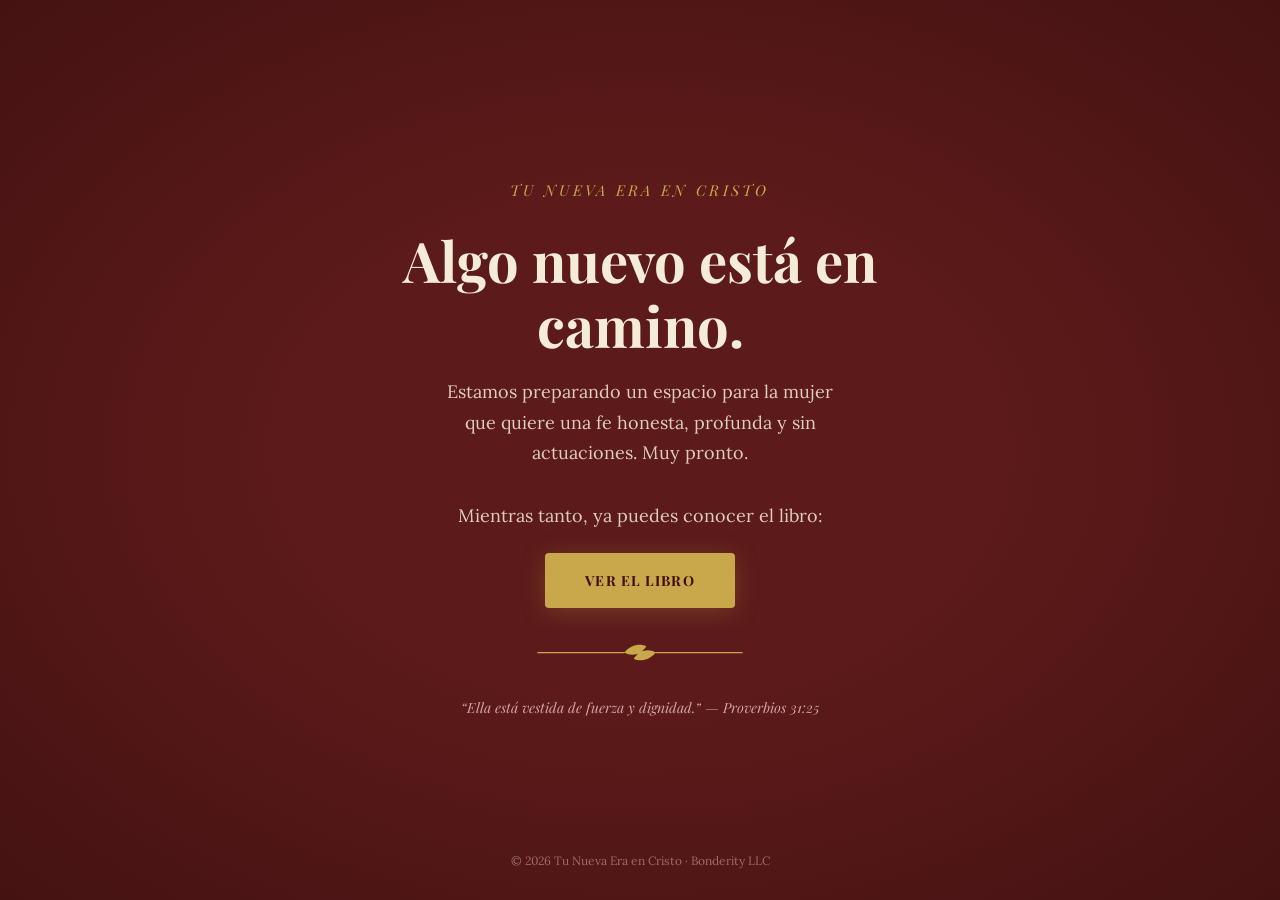
<file: index.html>
<!DOCTYPE html>
<html lang="es">
<head>
<meta charset="UTF-8">
<meta name="viewport" content="width=device-width, initial-scale=1.0">
<title>Tu Nueva Era en Cristo — Próximamente</title>
<meta name="description" content="Algo nuevo está en camino. Tu Nueva Era en Cristo.">
<meta name="theme-color" content="#5C1A1A">
<link rel="canonical" href="https://tunuevaeraencristo.com/">

<meta property="og:type" content="website">
<meta property="og:url" content="https://tunuevaeraencristo.com/">
<meta property="og:site_name" content="Tu Nueva Era en Cristo">
<meta property="og:title" content="Tu Nueva Era en Cristo — Próximamente">
<meta property="og:description" content="Algo nuevo está en camino.">
<meta property="og:locale" content="es_ES">

<link rel="preconnect" href="https://fonts.googleapis.com">
<link rel="preconnect" href="https://fonts.gstatic.com" crossorigin>
<link rel="stylesheet" href="https://fonts.googleapis.com/css2?family=Playfair+Display:ital,wght@0,700;1,400&family=Lora:ital,wght@0,400;1,400&display=swap">

<!--
  ══════════════════════════════════════════════════════════════════
  PÁGINA RAÍZ — "PRÓXIMAMENTE"

  REGLA QUE HAY QUE MANTENER:
   · Esta página NO lleva Meta Pixel  → así el tráfico de la portada
     no contamina las métricas ni las conversiones de /ebook.
     Al añadir contenido nuevo aquí, NO pegues el pixel.

  Sí tiene un botón "Ver el libro" hacia /ebook (pedido expresamente).
  En cambio /ebook NO tiene ningún enlace de vuelta a esta portada:
  el visitante que llega desde un anuncio de Meta no puede salirse
  hacia aquí y perder la conversión. Mantén esa dirección única.
  ══════════════════════════════════════════════════════════════════
-->

<style>
  *,*::before,*::after{box-sizing:border-box}
  html,body{margin:0;padding:0;height:100%}
  body{
    background:#5C1A1A;
    color:#F5ECD7;
    font-family:Lora,Georgia,serif;
    -webkit-font-smoothing:antialiased;
    display:flex;
    align-items:center;
    justify-content:center;
    text-align:center;
    padding:24px;
    overflow-x:hidden;
    position:relative;
  }
  /* Viñeta suave para dar profundidad */
  body::after{
    content:"";
    position:absolute;
    top:0;right:0;bottom:0;left:0;
    background:radial-gradient(ellipse at center, rgba(0,0,0,0) 40%, rgba(61,15,15,.75) 100%);
    pointer-events:none;
  }
  .wrap{position:relative;z-index:1;max-width:560px}
  .marca{
    font-family:"Playfair Display",serif;
    font-style:italic;
    color:#C9A84C;
    font-size:15px;
    letter-spacing:.22em;
    text-transform:uppercase;
    margin:0 0 28px;
  }
  h1{
    font-family:"Playfair Display",serif;
    font-weight:700;
    color:#F5ECD7;
    font-size:clamp(34px,8vw,56px);
    line-height:1.15;
    margin:0 0 20px;
  }
  .sub{
    font-size:clamp(15px,4vw,18px);
    line-height:1.7;
    color:rgba(245,236,215,.85);
    margin:0 auto 32px;
    max-width:420px;
  }
  .cta{
    display:inline-block;
    background:#C9A84C;
    color:#3D0F0F;
    font-family:"Playfair Display",serif;
    font-weight:700;
    text-transform:uppercase;
    letter-spacing:.08em;
    font-size:14px;
    text-decoration:none;
    padding:18px 40px;
    border-radius:4px;
    box-shadow:0 4px 24px rgba(201,168,76,.25);
    transition:transform .25s ease, background-color .25s ease, box-shadow .25s ease;
  }
  .cta:hover{background:#b8963f;transform:scale(1.02);box-shadow:0 6px 32px rgba(201,168,76,.4)}
  .cta:active{transform:scale(.99)}
  @media (max-width:640px){.cta{width:90%;padding:16px 20px;font-size:13px}}
  .rama{width:220px;max-width:70%;height:auto;color:#C9A84C;margin:32px auto;display:block}
  .verso{
    font-family:"Playfair Display",serif;
    font-style:italic;
    color:#D4A5A5;
    font-size:14px;
    line-height:1.6;
    margin:0;
  }
  .pie{
    position:absolute;
    bottom:20px;left:0;right:0;
    color:rgba(212,165,165,.6);
    font-size:12px;
    z-index:1;
  }
  @media (prefers-reduced-motion:no-preference){
    .wrap{animation:aparecer .9s ease both}
    @keyframes aparecer{from{opacity:0;transform:translateY(16px)}to{opacity:1;transform:none}}
  }
</style>
</head>
<body>

  <main class="wrap">
    <p class="marca">Tu Nueva Era en Cristo</p>

    <h1>Algo nuevo está en camino.</h1>

    <p class="sub">
      Estamos preparando un espacio para la mujer que quiere una fe honesta,
      profunda y sin actuaciones. Muy pronto.
    </p>

    <p class="sub" style="margin-bottom:22px">Mientras tanto, ya puedes conocer el libro:</p>

    <a class="cta" href="/ebook">Ver el libro</a>

    <svg class="rama" viewBox="0 0 280 32" fill="none" aria-hidden="true">
      <g stroke="currentColor" stroke-width="1.5" stroke-linecap="round">
        <path d="M10 16 H120 M160 16 H270"/>
        <path d="M120 16 C128 6 140 4 148 8 C142 18 130 22 120 16Z" fill="currentColor" stroke="none"/>
        <path d="M160 16 C152 26 140 28 132 24 C138 14 150 10 160 16Z" fill="currentColor" stroke="none"/>
        <circle cx="140" cy="16" r="3.5" fill="currentColor" stroke="none"/>
      </g>
    </svg>

    <p class="verso">“Ella está vestida de fuerza y dignidad.” — Proverbios 31:25</p>
  </main>

  <p class="pie">© <span id="anio">2026</span> Tu Nueva Era en Cristo · Bonderity LLC</p>

<script>
  document.getElementById('anio').textContent = new Date().getFullYear();
</script>
</body>
</html>
</file>
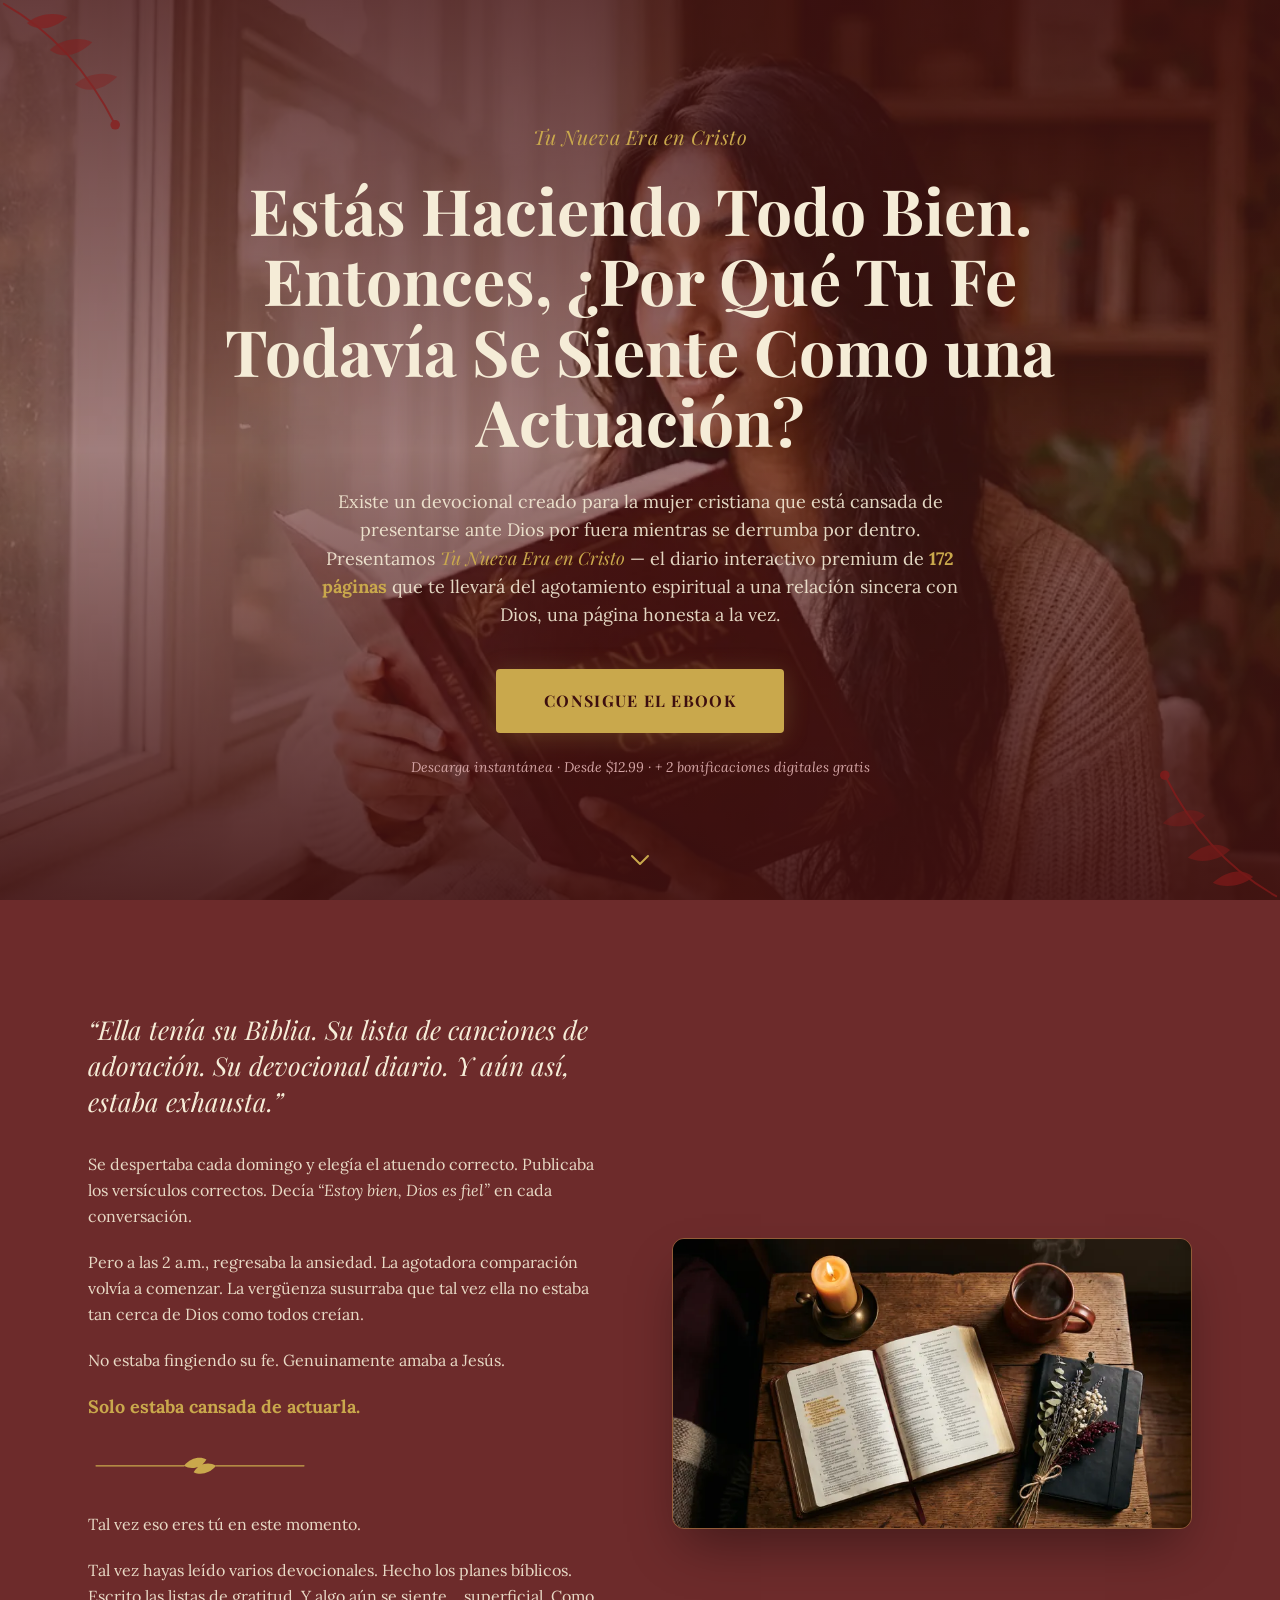
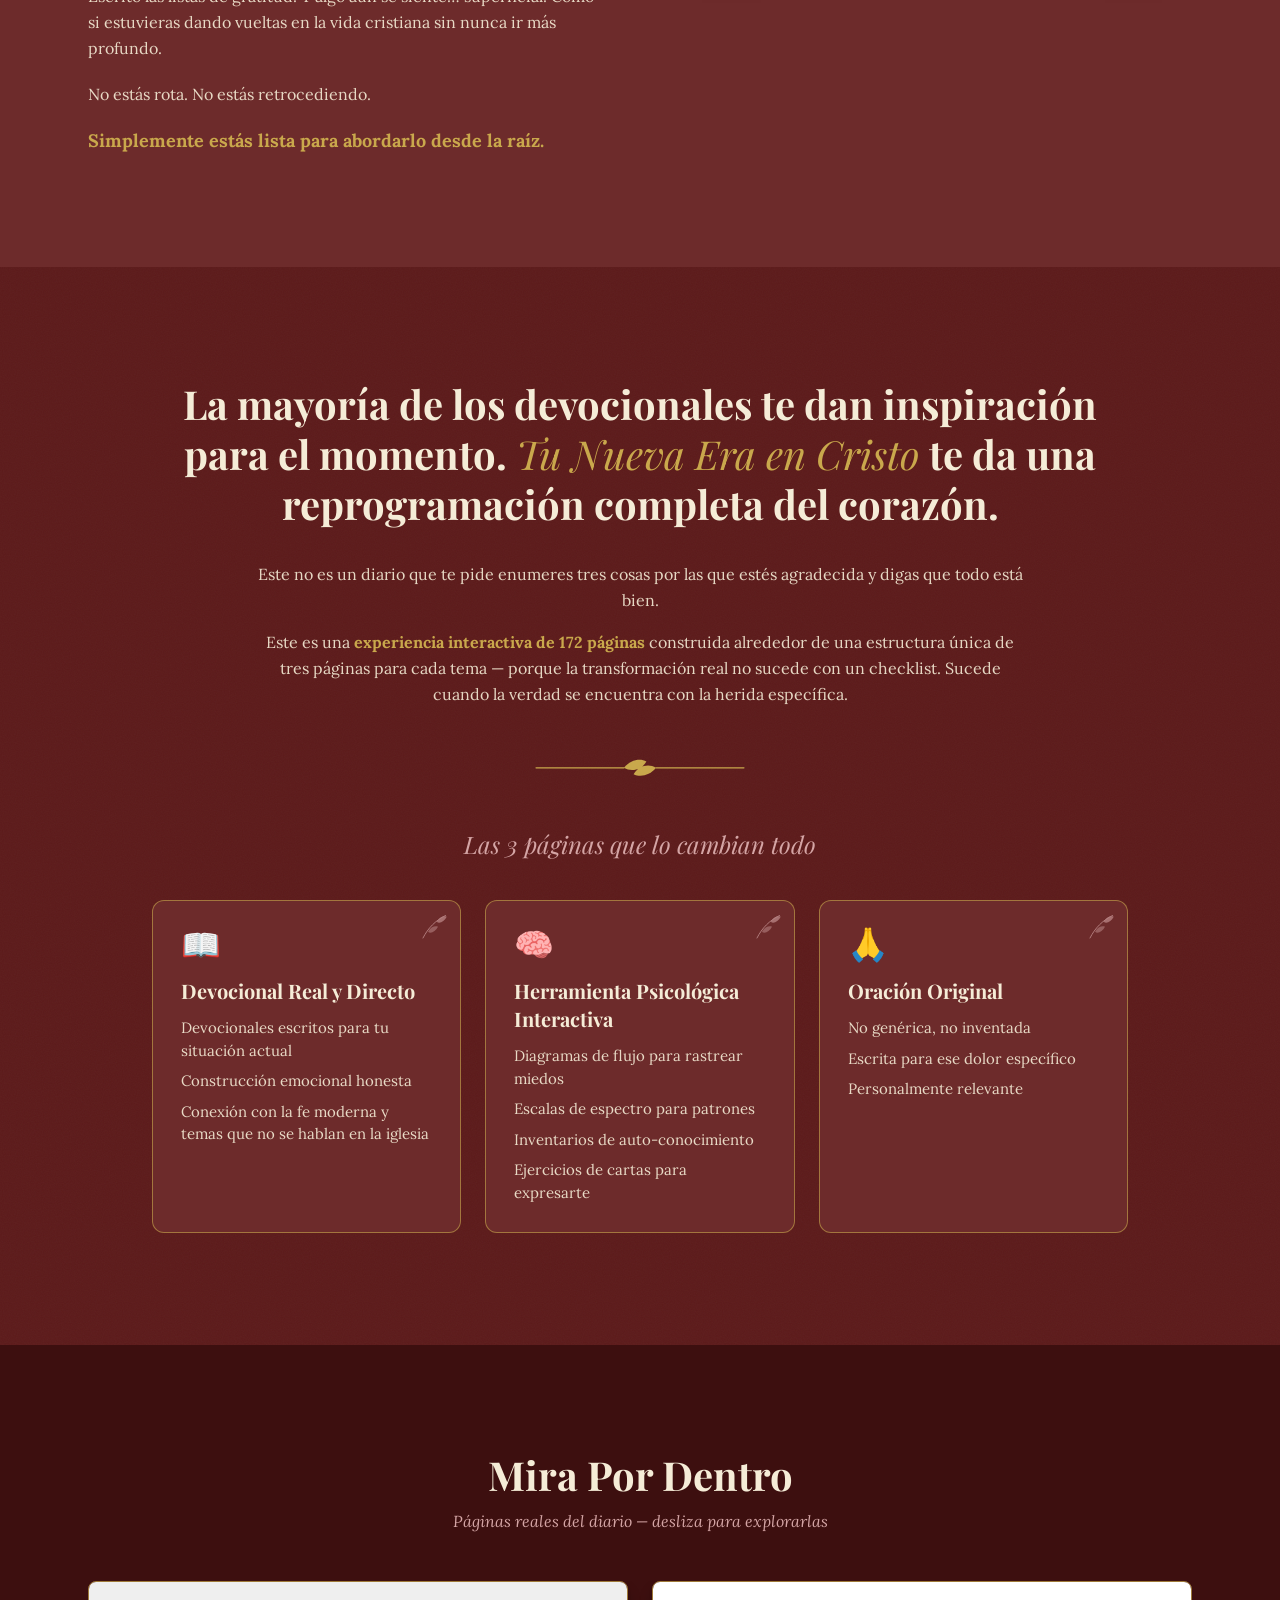
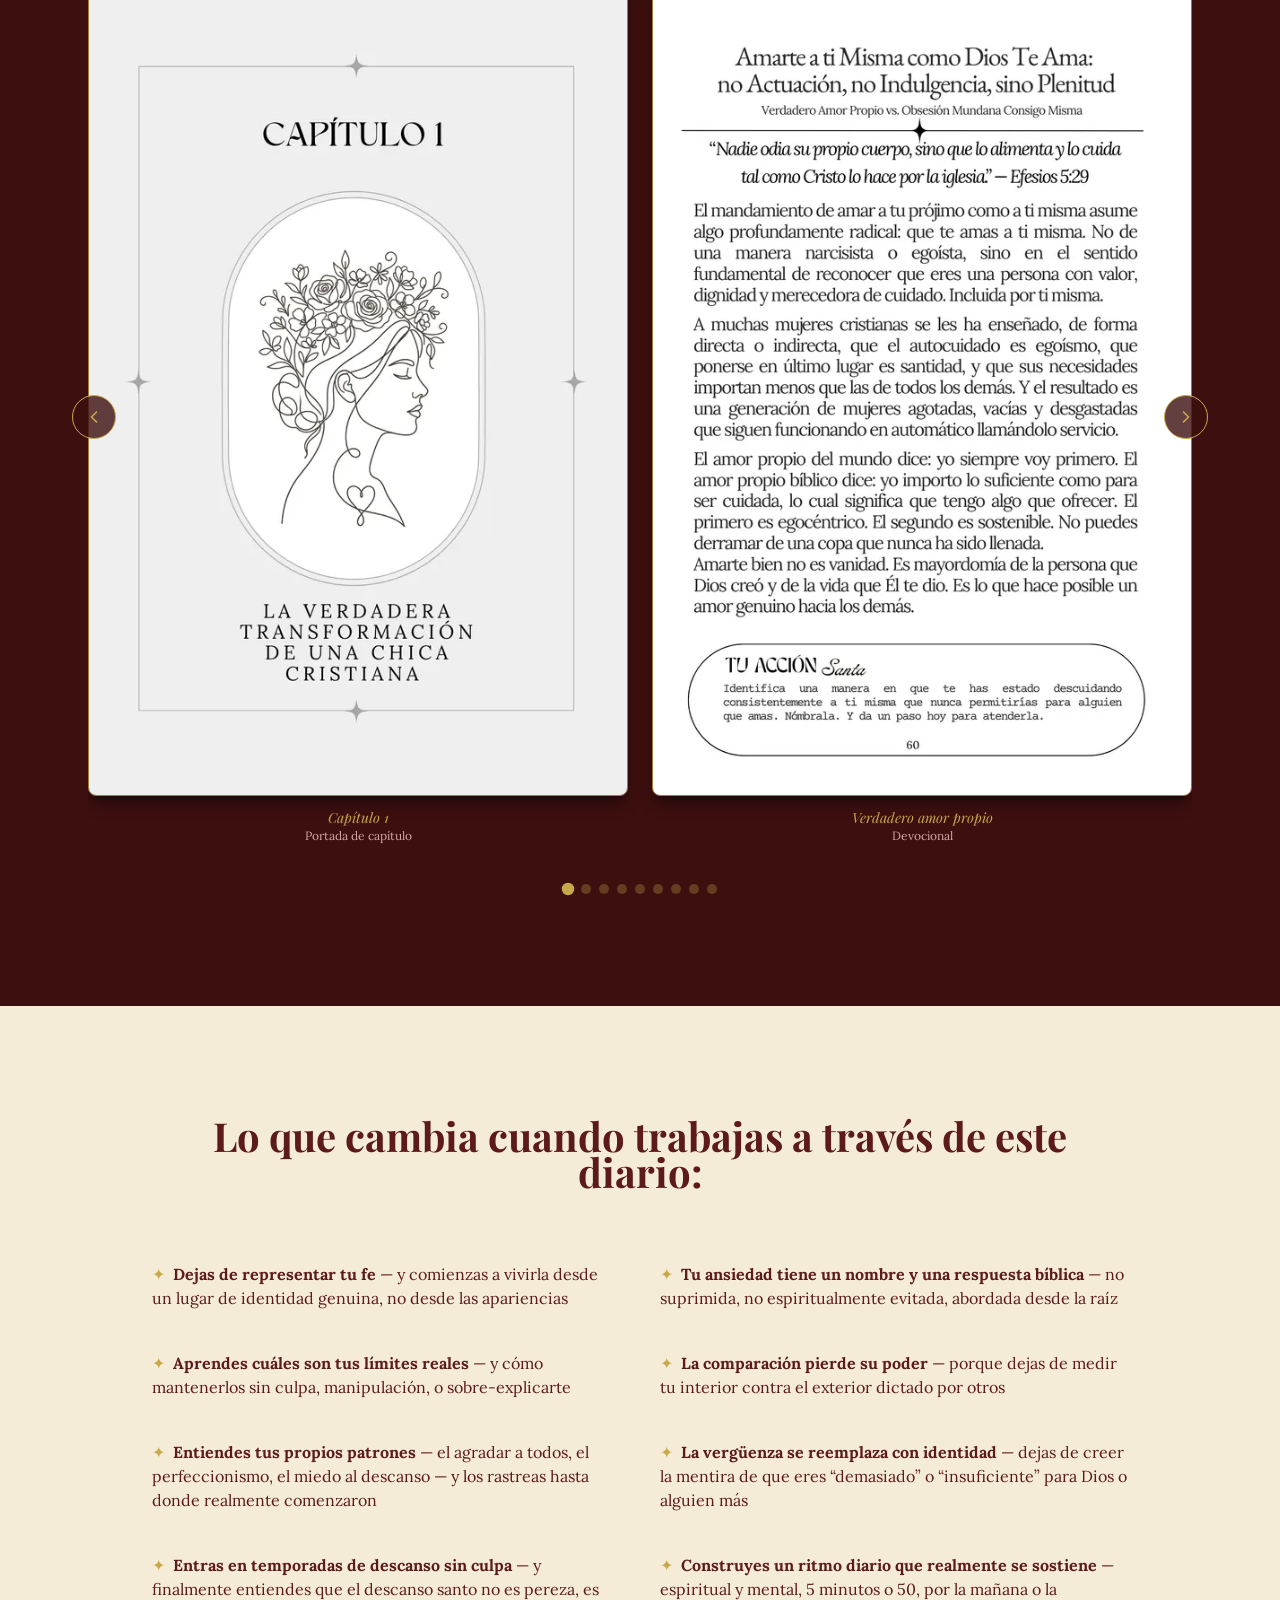
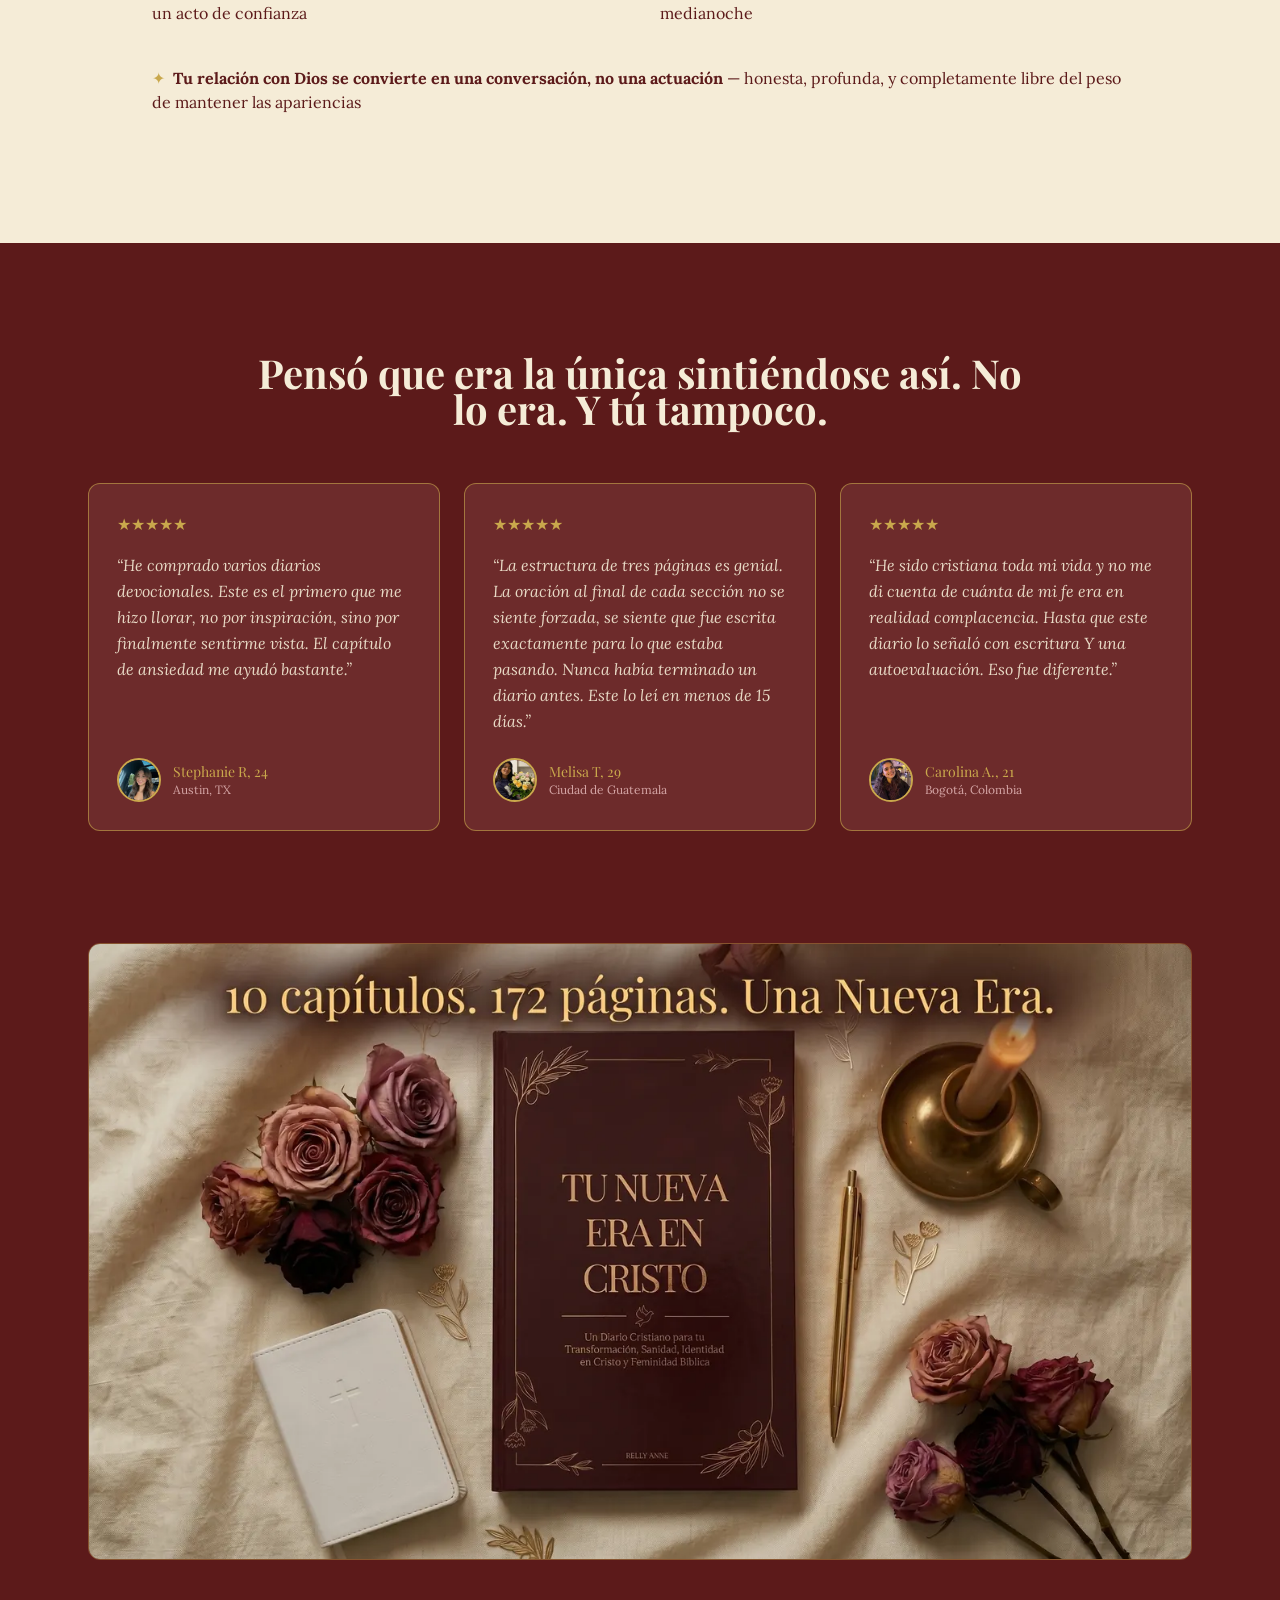
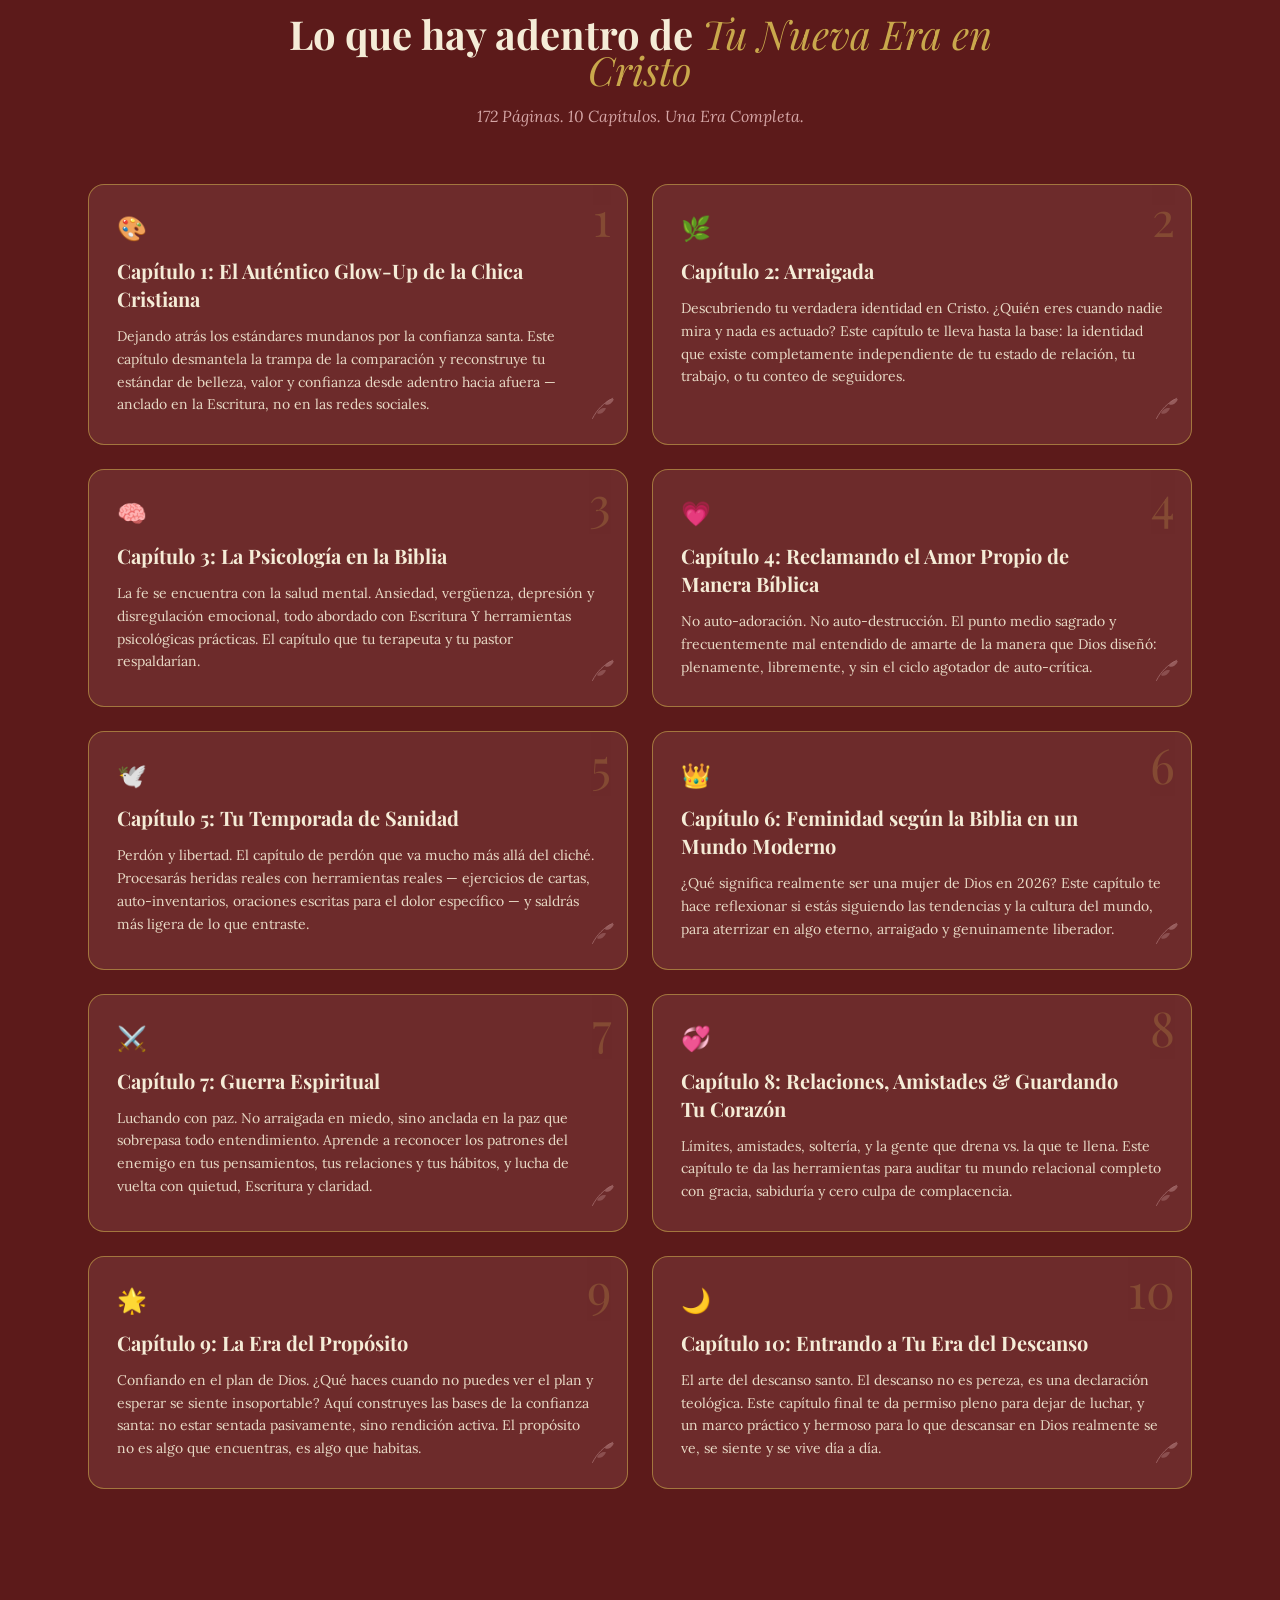
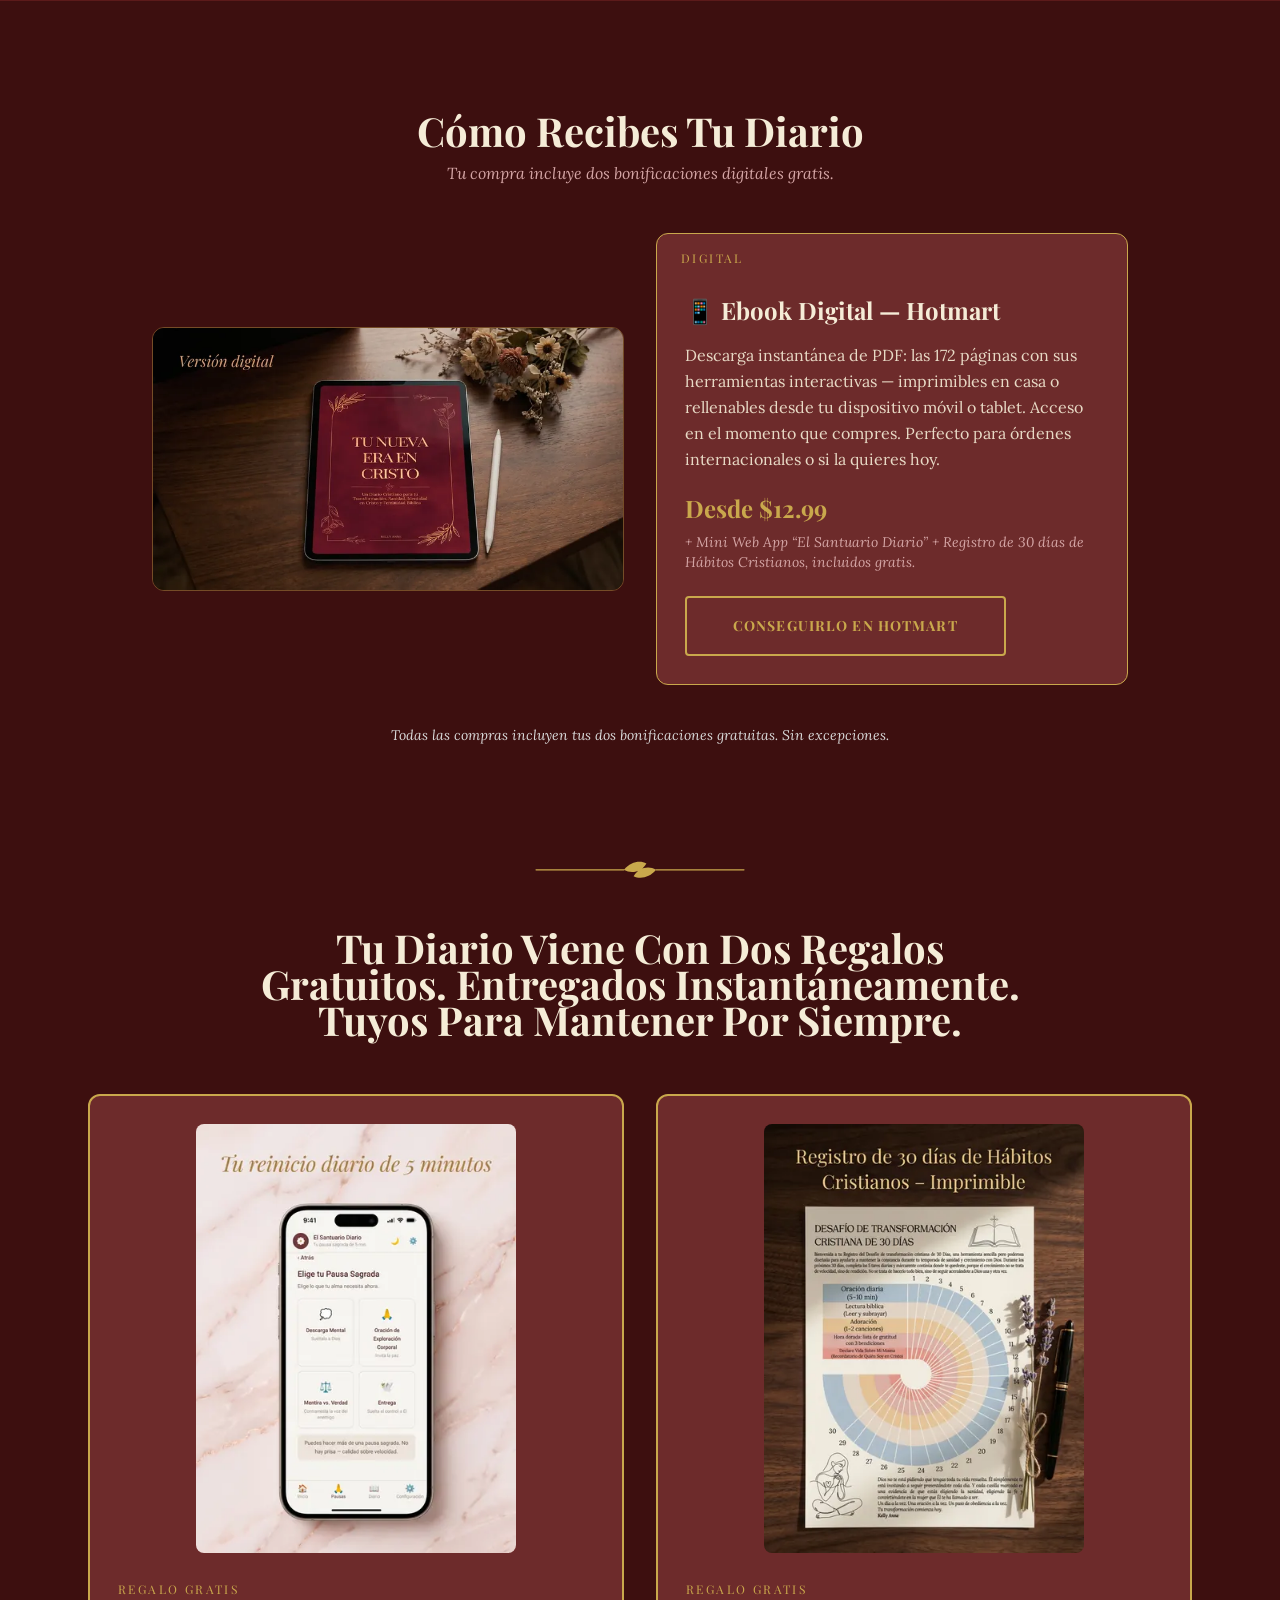
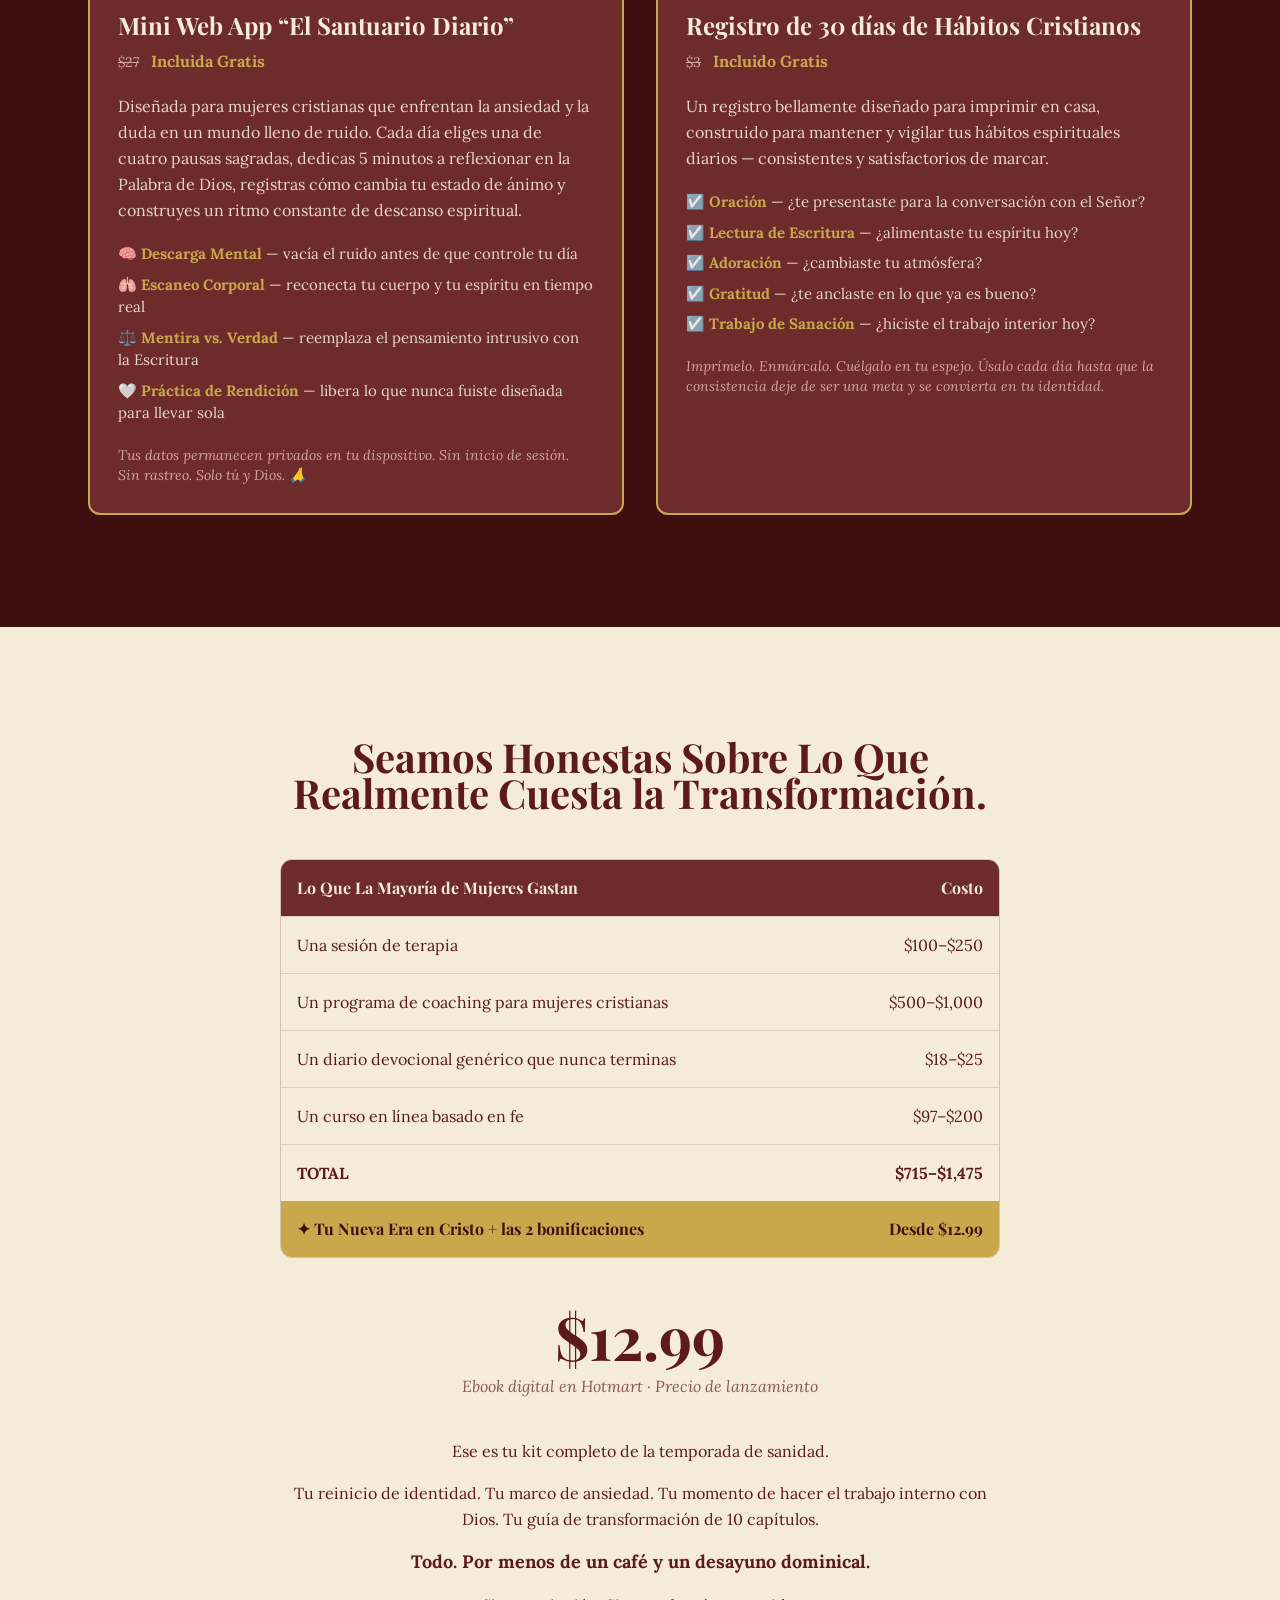
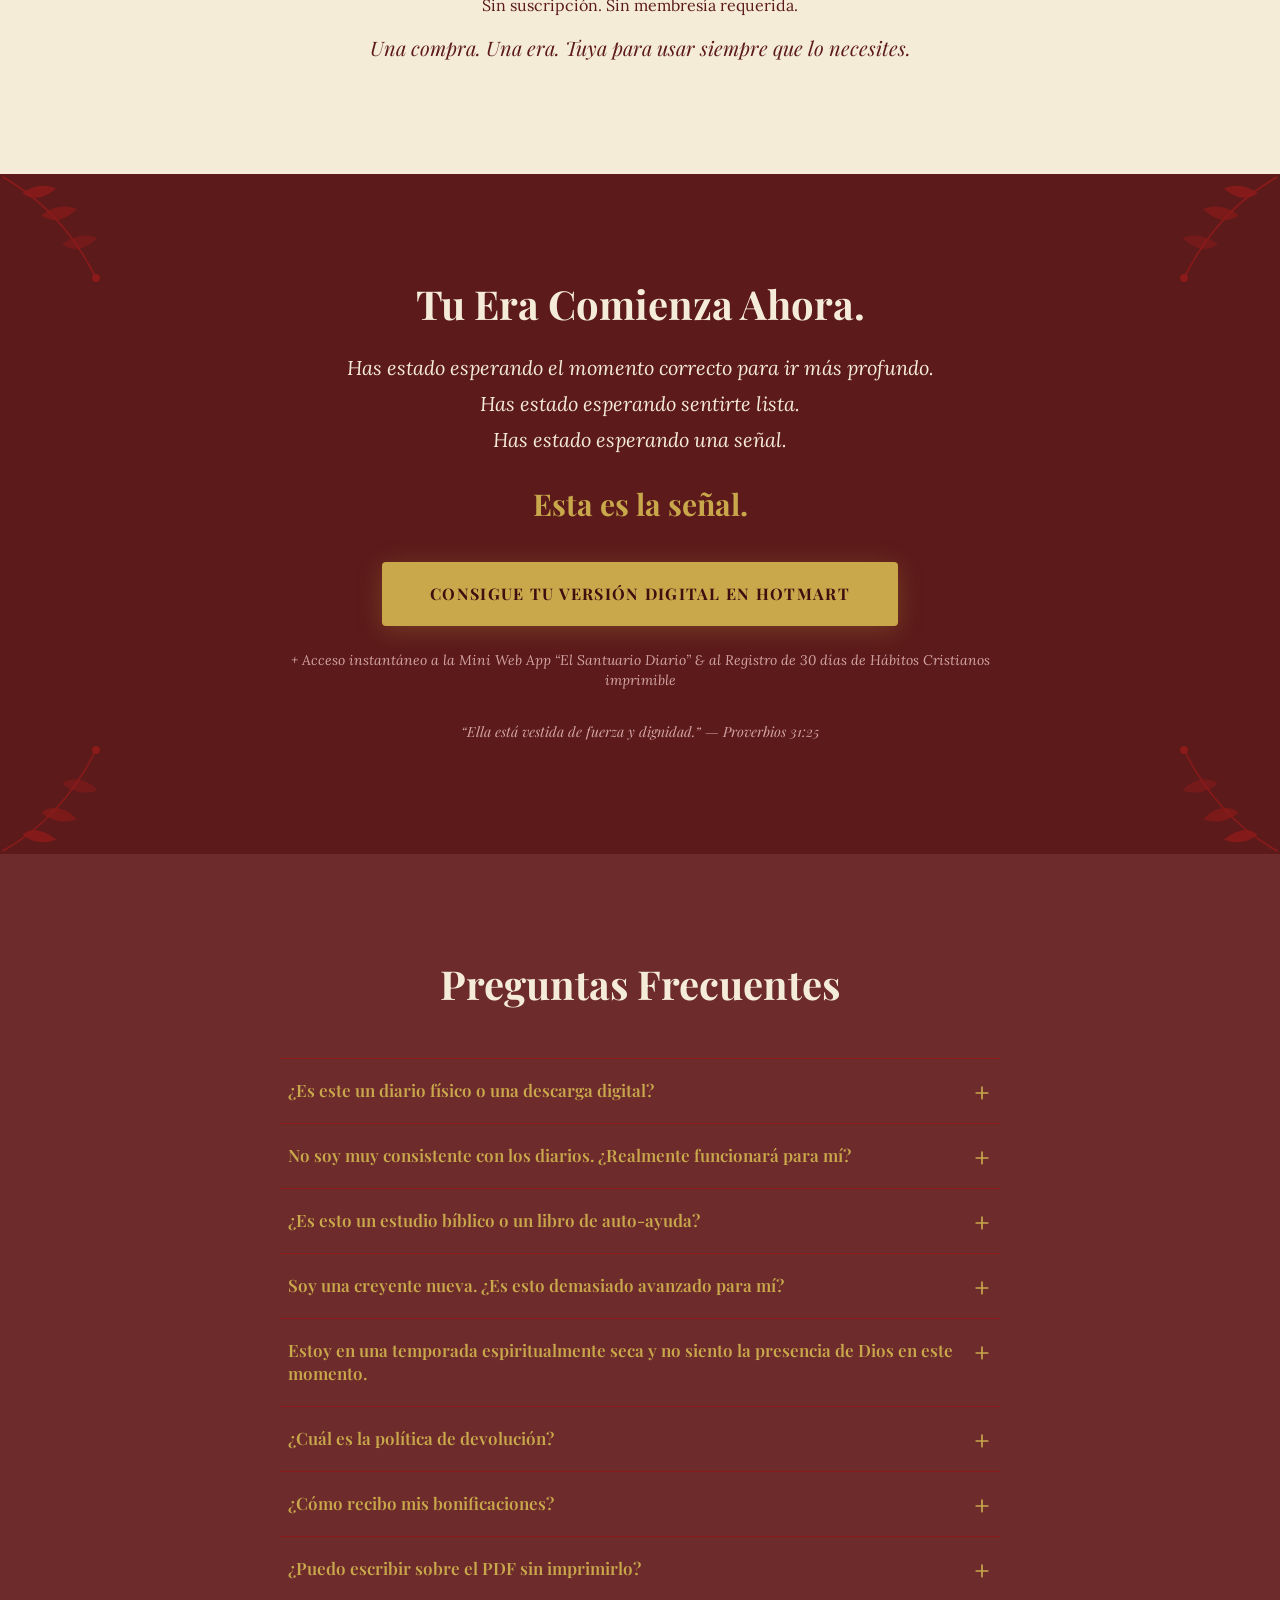
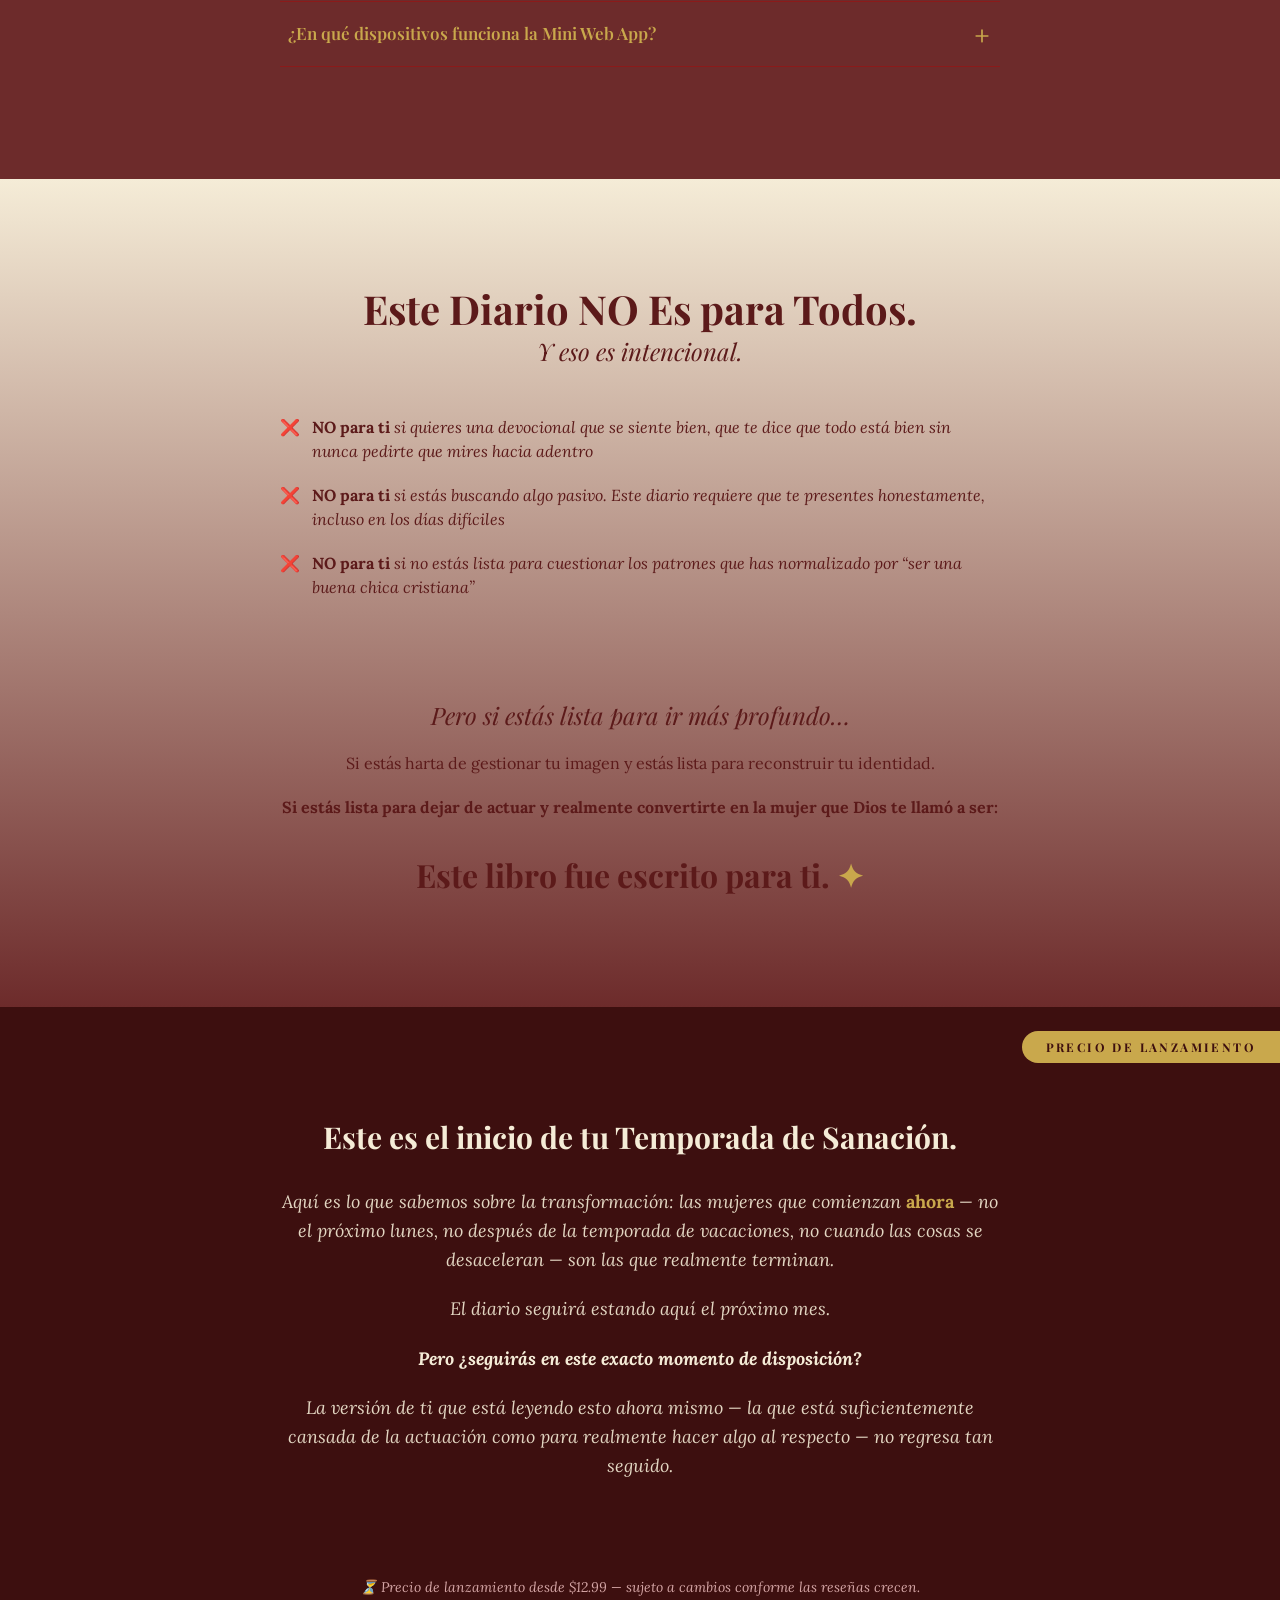
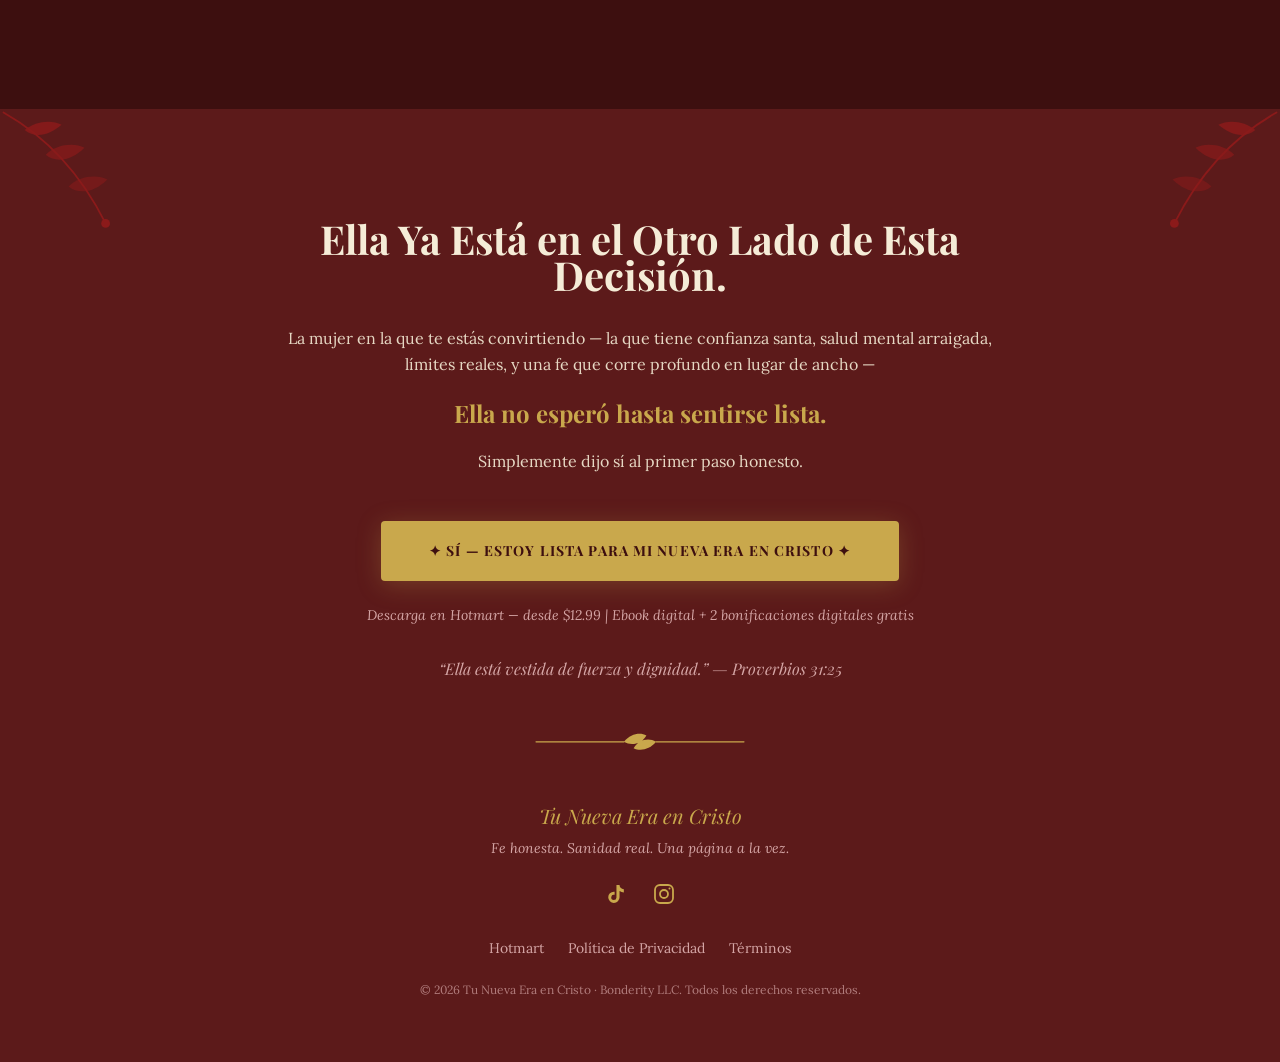
<file: 1-arrastra-esta-carpeta/ebook/index.html>
<!DOCTYPE html>
<html lang="es">
<head>
<meta charset="UTF-8">
<meta name="viewport" content="width=device-width, initial-scale=1.0">
<title>Tu Nueva Era en Cristo — Diario Devocional Interactivo de 172 Páginas</title>
<meta name="description" content="El diario devocional interactivo de 172 páginas para la mujer cristiana cansada de actuar su fe. 10 capítulos, herramientas psicológicas y oraciones originales. Descarga instantánea + 2 bonificaciones gratis.">
<meta name="theme-color" content="#5C1A1A">

<!-- ┌─────────────────────────────────────────────────────────────────┐
     │  ESTA ES LA PÁGINA DE VENTA, AISLADA EN LA RUTA /ebook           │
     │  La raíz (/) es una página "Próximamente" SIN pixel y SIN        │
     │  ningún enlace hacia aquí: esta ruta solo se alcanza por enlace  │
     │  directo (anuncios, bio de redes).                               │
     │                                                                  │
     │  Si cambias de dominio, actualiza canonical, og:url, og:image    │
     │  y twitter:image de abajo, más sitemap.xml.                      │
     └─────────────────────────────────────────────────────────────────┘ -->
<link rel="canonical" href="https://tunuevaeraencristo.com/ebook">

<!-- Open Graph / redes sociales -->
<meta property="og:type" content="product">
<meta property="og:url" content="https://tunuevaeraencristo.com/ebook">
<meta property="og:site_name" content="Tu Nueva Era en Cristo">
<meta property="og:title" content="Tu Nueva Era en Cristo — Diario Devocional Interactivo">
<meta property="og:description" content="Del agotamiento espiritual a una relación sincera con Dios, una página honesta a la vez. 172 páginas + 2 bonificaciones digitales gratis.">
<meta property="og:image" content="https://tunuevaeraencristo.com/ebook/Imagenes/opt/capitulos.jpg">
<meta property="og:image:width" content="1366">
<meta property="og:image:height" content="762">
<meta property="og:locale" content="es_ES">
<meta name="twitter:card" content="summary_large_image">
<meta name="twitter:title" content="Tu Nueva Era en Cristo — Diario Devocional Interactivo">
<meta name="twitter:description" content="172 páginas para pasar del agotamiento espiritual a una fe sincera. + 2 bonificaciones digitales gratis.">
<meta name="twitter:image" content="https://tunuevaeraencristo.com/ebook/Imagenes/opt/capitulos.jpg">

<!-- Preconnect / preload de recursos críticos -->
<link rel="preconnect" href="https://fonts.googleapis.com">
<link rel="preconnect" href="https://fonts.gstatic.com" crossorigin>
<link rel="preconnect" href="https://connect.facebook.net">
<link rel="preload" as="image" type="image/webp" fetchpriority="high"
      imagesizes="100vw"
      imagesrcset="Imagenes/opt/hero-480.webp 480w, Imagenes/opt/hero-1024.webp 1024w, Imagenes/opt/hero-1366.webp 1366w">
<link rel="stylesheet" href="https://fonts.googleapis.com/css2?family=Playfair+Display:ital,wght@0,400;0,600;0,700;1,400;1,700&family=Lora:ital,wght@0,400;0,700;1,400;1,700&display=swap">

<!-- Meta Pixel Code -->
<script>
!function(f,b,e,v,n,t,s)
{if(f.fbq)return;n=f.fbq=function(){n.callMethod?
n.callMethod.apply(n,arguments):n.queue.push(arguments)};
if(!f._fbq)f._fbq=n;n.push=n;n.loaded=!0;n.version='2.0';
n.queue=[];t=b.createElement(e);t.async=!0;
t.src=v;s=b.getElementsByTagName(e)[0];
s.parentNode.insertBefore(t,s)}(window, document,'script',
'https://connect.facebook.net/en_US/fbevents.js');
fbq('init', '2129371127973829');
fbq('track', 'PageView');
</script>
<noscript><img height="1" width="1" style="display:none"
src="https://www.facebook.com/tr?id=2129371127973829&ev=PageView&noscript=1"
/></noscript>
<!-- End Meta Pixel Code -->

<noscript><style>.reveal{opacity:1 !important;transform:none !important}.faq-panel{max-height:none !important}</style></noscript>

<link rel="stylesheet" href="tailwind.min.css">

<style>
  html { scroll-behavior: smooth; }
  body { background:#5C1A1A; color:#F5ECD7; font-family:Lora, Georgia, serif; -webkit-font-smoothing:antialiased; overflow-x:hidden; }
  ::selection { background:#C9A84C; color:#3D0F0F; }

  /* Botón primario oro */
  .btn-gold{
    display:inline-block; background:#C9A84C; color:#3D0F0F;
    font-family:"Playfair Display",serif; font-weight:700; text-transform:uppercase;
    letter-spacing:.08em; padding:20px 48px; border-radius:4px;
    box-shadow:0 4px 24px rgba(201,168,76,.25);
    transition:transform .25s ease, background-color .25s ease, box-shadow .25s ease;
  }
  .btn-gold:hover{ background:#b8963f; transform:scale(1.02); box-shadow:0 6px 32px rgba(201,168,76,.4); }
  .btn-gold:active{ transform:scale(.99); }
  .btn-ghost{
    display:inline-block; background:transparent; color:#C9A84C; border:2px solid #C9A84C;
    font-family:"Playfair Display",serif; font-weight:700; text-transform:uppercase;
    letter-spacing:.08em; padding:18px 46px; border-radius:4px; transition:all .25s ease;
  }
  .btn-ghost:hover{ background:#C9A84C; color:#3D0F0F; }
  @media (max-width:640px){ .btn-gold,.btn-ghost{ width:90%; padding:18px 24px; font-size:14px; } }

  /* Textura grain sutil */
  .grain::before{
    content:""; position:absolute; top:0; right:0; bottom:0; left:0; pointer-events:none; opacity:.08;
    background-image:url("data:image/svg+xml,%3Csvg xmlns='http://www.w3.org/2000/svg' width='120' height='120'%3E%3Cfilter id='n'%3E%3CfeTurbulence type='fractalNoise' baseFrequency='.85' numOctaves='3'/%3E%3C/filter%3E%3Crect width='100%25' height='100%25' filter='url(%23n)' opacity='.5'/%3E%3C/svg%3E");
  }

  /* Reveal on scroll */
  .reveal{ opacity:0; transform:translateY(28px); transition:opacity .7s ease, transform .7s ease; }
  .reveal.is-visible{ opacity:1; transform:none; }
  @media (prefers-reduced-motion:reduce){
    .reveal{ opacity:1; transform:none; transition:none; }
    html{ scroll-behavior:auto; }
  }

  /* Carrusel */
  .carousel{ display:flex; gap:24px; overflow-x:auto; scroll-snap-type:x mandatory; scroll-behavior:smooth; scrollbar-width:none; padding-bottom:8px; }
  .carousel::-webkit-scrollbar{ display:none; }
  .slide{ flex:0 0 82%; scroll-snap-align:center; }
  @media (min-width:768px){ .slide{ flex:0 0 calc(50% - 12px); } }

  /* FAQ accordion */
  .faq-panel{ max-height:0; overflow:hidden; transition:max-height .3s ease; }
  .faq-item[aria-expanded="true"] .faq-icon{ transform:rotate(45deg); }
  .faq-icon{ transition:transform .3s ease; }

  /* Bullets con subrayado en hover */
  .benefit{ border-bottom:1px solid transparent; transition:border-color .3s ease; }
  .benefit:hover{ border-color:#C9A84C; }

  .card-glow{ transition:box-shadow .3s ease, border-color .3s ease, transform .3s ease; }
  .card-glow:hover{ box-shadow:0 0 20px rgba(201,168,76,.2); border-color:#C9A84C; transform:translateY(-3px); }

  .chevron-bounce{ animation:bounce 2s infinite; }
  @keyframes bounce{ 0%,100%{transform:translateY(0)} 50%{transform:translateY(10px)} }

  /* Sticky bar móvil */
  #stickyBar{ transform:translateY(110%); transition:transform .35s ease; }
  #stickyBar.show{ transform:translateY(0); }
</style>
</head>

<body class="font-body antialiased">

<!-- ═══════════ SVG BOTÁNICOS REUTILIZABLES ═══════════ -->
<svg width="0" height="0" style="position:absolute" aria-hidden="true" focusable="false">
  <defs>
    <symbol id="corner-branch" viewBox="0 0 200 200">
      <g fill="none" stroke="currentColor" stroke-width="2" stroke-linecap="round">
        <path d="M4 4 C50 30 90 70 120 130"/>
        <path d="M28 24 C40 14 58 12 70 18 C56 30 40 34 28 24Z" fill="currentColor" stroke="none" opacity=".85"/>
        <path d="M52 52 C64 40 84 38 96 44 C82 58 64 62 52 52Z" fill="currentColor" stroke="none" opacity=".7"/>
        <path d="M78 88 C90 76 110 74 122 80 C108 94 90 98 78 88Z" fill="currentColor" stroke="none" opacity=".55"/>
        <circle cx="120" cy="130" r="5" fill="currentColor" stroke="none"/>
      </g>
    </symbol>
    <symbol id="divider-branch" viewBox="0 0 280 32">
      <g fill="none" stroke="currentColor" stroke-width="1.5" stroke-linecap="round">
        <path d="M10 16 H120 M160 16 H270"/>
        <path d="M120 16 C128 6 140 4 148 8 C142 18 130 22 120 16Z" fill="currentColor" stroke="none"/>
        <path d="M160 16 C152 26 140 28 132 24 C138 14 150 10 160 16Z" fill="currentColor" stroke="none"/>
        <circle cx="140" cy="16" r="3.5" fill="currentColor" stroke="none"/>
      </g>
    </symbol>
    <symbol id="card-sprig" viewBox="0 0 64 64">
      <g fill="none" stroke="currentColor" stroke-width="1.5" stroke-linecap="round">
        <path d="M60 4 C44 12 32 24 24 40"/>
        <path d="M46 14 C50 6 58 4 62 6 C58 14 50 18 46 14Z" fill="currentColor" stroke="none" opacity=".8"/>
        <path d="M32 30 C36 22 44 20 48 22 C44 30 36 34 32 30Z" fill="currentColor" stroke="none" opacity=".6"/>
      </g>
    </symbol>
  </defs>
</svg>

<a href="#hero" class="sr-only focus:not-sr-only focus:absolute focus:top-2 focus:left-2 focus:bg-gold focus:text-night focus:px-4 focus:py-2 focus:z-50">Saltar al contenido</a>

<!-- ═══════════ BLOQUE 1 — HERO ═══════════ -->
<header id="hero" class="relative min-h-[85vh] md:min-h-screen flex items-center justify-center overflow-hidden bg-wine">
  <picture>
    <source type="image/webp" sizes="100vw" srcset="Imagenes/opt/hero-480.webp 480w, Imagenes/opt/hero-1024.webp 1024w, Imagenes/opt/hero-1366.webp 1366w">
    <img src="Imagenes/opt/hero.jpg" alt="" fetchpriority="high" decoding="async" width="1376" height="768"
         class="absolute inset-0 w-full h-full object-cover">
  </picture>
  <div class="absolute inset-0 bg-wine/[.55]"></div>
  <div class="absolute inset-0 bg-gradient-to-b from-night/60 via-transparent to-night/80"></div>

  <svg class="absolute top-0 left-0 w-32 md:w-48 text-burgundy opacity-70 pointer-events-none" viewBox="0 0 200 200" aria-hidden="true"><use href="#corner-branch"/></svg>
  <svg class="absolute bottom-0 right-0 w-32 md:w-48 text-burgundy opacity-70 pointer-events-none rotate-180" viewBox="0 0 200 200" aria-hidden="true"><use href="#corner-branch"/></svg>

  <div class="relative z-10 max-w-4xl mx-auto px-6 py-24 text-center">
    <p class="font-display italic text-gold text-lg md:text-xl tracking-wide mb-6">Tu Nueva Era en Cristo</p>
    <h1 class="font-display font-bold text-cream text-[34px] leading-tight sm:text-5xl lg:text-[64px] lg:leading-[1.1] mb-8">
      Estás Haciendo Todo Bien. Entonces, ¿Por Qué Tu Fe Todavía Se Siente Como una Actuación?
    </h1>
    <p class="text-cream/90 text-base md:text-lg leading-relaxed max-w-2xl mx-auto mb-10">
      Existe un devocional creado para la mujer cristiana que está cansada de presentarse ante Dios por fuera
      mientras se derrumba por dentro. Presentamos <em class="font-display italic text-gold not-italic md:italic">Tu Nueva Era en Cristo</em>
      — el diario interactivo premium de <strong class="text-gold font-bold">172 páginas</strong> que te llevará del agotamiento
      espiritual a una relación sincera con Dios, una página honesta a la vez.
    </p>

    <a href="https://pay.hotmart.com/M106489137B?checkoutMode=10" target="_blank" rel="noopener noreferrer"
       data-checkout data-cta="hero" class="btn-gold text-sm md:text-base">Consigue el Ebook</a>

    <p class="mt-6 text-rose text-sm italic">Descarga instantánea · Desde $12.99 · + 2 bonificaciones digitales gratis</p>
  </div>

  <a href="#historia" aria-label="Desplázate hacia abajo" class="absolute bottom-6 left-1/2 -translate-x-1/2 text-gold z-10">
    <svg class="w-8 h-8 chevron-bounce" viewBox="0 0 24 24" fill="none" stroke="currentColor" stroke-width="1.5" aria-hidden="true"><path d="M6 9l6 6 6-6" stroke-linecap="round" stroke-linejoin="round"/></svg>
  </a>
</header>

<!-- ═══════════ BLOQUE 2 — HISTORIA ═══════════ -->
<section id="historia" class="bg-cherry py-20 md:py-28">
  <div class="max-w-6xl mx-auto px-6 grid md:grid-cols-2 gap-12 md:gap-16 items-center">
    <div class="reveal">
      <p class="font-display italic text-cream text-2xl md:text-[26px] leading-snug mb-8">
        “Ella tenía su Biblia. Su lista de canciones de adoración. Su devocional diario. Y aún así, estaba exhausta.”
      </p>
      <div class="space-y-5 text-cream/90 leading-relaxed">
        <p>Se despertaba cada domingo y elegía el atuendo correcto. Publicaba los versículos correctos. Decía <em>“Estoy bien, Dios es fiel”</em> en cada conversación.</p>
        <p>Pero a las 2 a.m., regresaba la ansiedad. La agotadora comparación volvía a comenzar. La vergüenza susurraba que tal vez ella no estaba tan cerca de Dios como todos creían.</p>
        <p>No estaba fingiendo su fe. Genuinamente amaba a Jesús.</p>
        <p class="text-gold font-bold text-lg">Solo estaba cansada de actuarla.</p>
      </div>
      <svg class="w-56 my-8 text-gold" viewBox="0 0 280 32" aria-hidden="true"><use href="#divider-branch"/></svg>
      <div class="space-y-5 text-cream/90 leading-relaxed">
        <p>Tal vez eso eres tú en este momento.</p>
        <p>Tal vez hayas leído varios devocionales. Hecho los planes bíblicos. Escrito las listas de gratitud. Y algo aún se siente… superficial. Como si estuvieras dando vueltas en la vida cristiana sin nunca ir más profundo.</p>
        <p>No estás rota. No estás retrocediendo.</p>
        <p class="text-gold font-bold text-lg">Simplemente estás lista para abordarlo desde la raíz.</p>
      </div>
    </div>
    <div class="reveal">
      <picture>
        <source type="image/webp" sizes="(min-width:768px) 46vw, 92vw" srcset="Imagenes/opt/historia-480.webp 480w, Imagenes/opt/historia-768.webp 768w, Imagenes/opt/historia-1200.webp 1200w">
        <img src="Imagenes/opt/historia.jpg" alt="Mujer escribiendo en su diario devocional a la luz cálida de la mañana"
             loading="lazy" decoding="async" width="1200" height="670"
             class="w-full rounded-xl border border-gold/40 shadow-2xl shadow-black/40 object-cover">
      </picture>
    </div>
  </div>
</section>

<!-- ═══════════ BLOQUE 3 — UVP ═══════════ -->
<section class="relative grain bg-wine py-20 md:py-28 overflow-hidden">
  <div class="relative max-w-5xl mx-auto px-6 text-center">
    <h2 class="reveal font-display font-bold text-cream text-3xl md:text-[40px] leading-tight mb-8">
      La mayoría de los devocionales te dan inspiración para el momento.
      <span class="text-gold italic font-normal">Tu Nueva Era en Cristo</span> te da una reprogramación completa del corazón.
    </h2>
    <p class="reveal text-cream/90 leading-relaxed max-w-3xl mx-auto mb-4">
      Este no es un diario que te pide enumeres tres cosas por las que estés agradecida y digas que todo está bien.
    </p>
    <p class="reveal text-cream/90 leading-relaxed max-w-3xl mx-auto">
      Este es una <strong class="text-gold">experiencia interactiva de 172 páginas</strong> construida alrededor de una
      estructura única de tres páginas para cada tema — porque la transformación real no sucede con un checklist.
      Sucede cuando la verdad se encuentra con la herida específica.
    </p>

    <svg class="w-56 mx-auto my-12 text-gold" viewBox="0 0 280 32" aria-hidden="true"><use href="#divider-branch"/></svg>

    <h3 class="reveal font-display italic text-rose text-xl md:text-2xl mb-10">Las 3 páginas que lo cambian todo</h3>

    <div class="grid md:grid-cols-3 gap-6 text-left">
      <article class="reveal card-glow relative bg-cherry border border-gold/60 rounded-xl p-7">
        <svg class="absolute top-3 right-3 w-10 text-rose opacity-70" viewBox="0 0 64 64" aria-hidden="true"><use href="#card-sprig"/></svg>
        <div class="text-[32px] leading-none mb-4" aria-hidden="true">📖</div>
        <h4 class="font-display font-bold text-cream text-xl mb-3">Devocional Real y Directo</h4>
        <ul class="space-y-2 text-cream/90 text-[15px]">
          <li>Devocionales escritos para tu situación actual</li>
          <li>Construcción emocional honesta</li>
          <li>Conexión con la fe moderna y temas que no se hablan en la iglesia</li>
        </ul>
      </article>
      <article class="reveal card-glow relative bg-cherry border border-gold/60 rounded-xl p-7">
        <svg class="absolute top-3 right-3 w-10 text-rose opacity-70" viewBox="0 0 64 64" aria-hidden="true"><use href="#card-sprig"/></svg>
        <div class="text-[32px] leading-none mb-4" aria-hidden="true">🧠</div>
        <h4 class="font-display font-bold text-cream text-xl mb-3">Herramienta Psicológica Interactiva</h4>
        <ul class="space-y-2 text-cream/90 text-[15px]">
          <li>Diagramas de flujo para rastrear miedos</li>
          <li>Escalas de espectro para patrones</li>
          <li>Inventarios de auto-conocimiento</li>
          <li>Ejercicios de cartas para expresarte</li>
        </ul>
      </article>
      <article class="reveal card-glow relative bg-cherry border border-gold/60 rounded-xl p-7">
        <svg class="absolute top-3 right-3 w-10 text-rose opacity-70" viewBox="0 0 64 64" aria-hidden="true"><use href="#card-sprig"/></svg>
        <div class="text-[32px] leading-none mb-4" aria-hidden="true">🙏</div>
        <h4 class="font-display font-bold text-cream text-xl mb-3">Oración Original</h4>
        <ul class="space-y-2 text-cream/90 text-[15px]">
          <li>No genérica, no inventada</li>
          <li>Escrita para ese dolor específico</li>
          <li>Personalmente relevante</li>
        </ul>
      </article>
    </div>
  </div>
</section>

<!-- ═══════════ BLOQUE 4 — CARRUSEL PÁGINAS INTERIORES ═══════════ -->
<section class="bg-night py-20 md:py-28">
  <div class="max-w-6xl mx-auto px-6">
    <h2 class="reveal font-display font-bold text-cream text-3xl md:text-[40px] text-center mb-4">Mira Por Dentro</h2>
    <p class="reveal text-rose text-center italic mb-12">Páginas reales del diario — desliza para explorarlas</p>

    <div class="relative">
      <div id="carousel" class="carousel" tabindex="0" role="region" aria-label="Galería de páginas interiores">
        <figure class="slide">
          <picture>
            <source type="image/webp" sizes="(min-width:768px) 45vw, 82vw" srcset="Imagenes/opt/slide-01-360.webp 360w, Imagenes/opt/slide-01-600.webp 600w, Imagenes/opt/slide-01-900.webp 900w">
            <img src="Imagenes/opt/slide-01.jpg" alt="Portada del Capítulo 1 del diario" loading="lazy" decoding="async" width="900" height="1360" class="w-full rounded-lg border border-gold/70 shadow-lg shadow-black/40">
          </picture>
          <figcaption class="mt-3 text-center"><span class="block font-display italic text-gold text-sm">Capítulo 1</span><span class="block text-rose text-xs">Portada de capítulo</span></figcaption>
        </figure>
        <figure class="slide">
          <picture>
            <source type="image/webp" sizes="(min-width:768px) 45vw, 82vw" srcset="Imagenes/opt/slide-02-360.webp 360w, Imagenes/opt/slide-02-600.webp 600w, Imagenes/opt/slide-02-900.webp 900w">
            <img src="Imagenes/opt/slide-02.jpg" alt="Página devocional sobre el verdadero amor propio" loading="lazy" decoding="async" width="900" height="1360" class="w-full rounded-lg border border-gold/70 shadow-lg shadow-black/40">
          </picture>
          <figcaption class="mt-3 text-center"><span class="block font-display italic text-gold text-sm">Verdadero amor propio</span><span class="block text-rose text-xs">Devocional</span></figcaption>
        </figure>
        <figure class="slide">
          <picture>
            <source type="image/webp" sizes="(min-width:768px) 45vw, 82vw" srcset="Imagenes/opt/slide-03-360.webp 360w, Imagenes/opt/slide-03-600.webp 600w, Imagenes/opt/slide-03-900.webp 900w">
            <img src="Imagenes/opt/slide-03.jpg" alt="Cuadro comparativo de amor propio mundano y bíblico" loading="lazy" decoding="async" width="900" height="1360" class="w-full rounded-lg border border-gold/70 shadow-lg shadow-black/40">
          </picture>
          <figcaption class="mt-3 text-center"><span class="block font-display italic text-gold text-sm">Mundano vs. Bíblico</span><span class="block text-rose text-xs">Cuadro comparativo</span></figcaption>
        </figure>
        <figure class="slide">
          <picture>
            <source type="image/webp" sizes="(min-width:768px) 45vw, 82vw" srcset="Imagenes/opt/slide-04-360.webp 360w, Imagenes/opt/slide-04-600.webp 600w, Imagenes/opt/slide-04-900.webp 900w">
            <img src="Imagenes/opt/slide-04.jpg" alt="Oración para la mujer cansada" loading="lazy" decoding="async" width="900" height="1360" class="w-full rounded-lg border border-gold/70 shadow-lg shadow-black/40">
          </picture>
          <figcaption class="mt-3 text-center"><span class="block font-display italic text-gold text-sm">Para la mujer cansada</span><span class="block text-rose text-xs">Oración original</span></figcaption>
        </figure>
        <figure class="slide">
          <picture>
            <source type="image/webp" sizes="(min-width:768px) 45vw, 82vw" srcset="Imagenes/opt/slide-05-360.webp 360w, Imagenes/opt/slide-05-600.webp 600w, Imagenes/opt/slide-05-900.webp 900w">
            <img src="Imagenes/opt/slide-05.jpg" alt="Diagrama de herramienta interactiva" loading="lazy" decoding="async" width="900" height="1360" class="w-full rounded-lg border border-gold/70 shadow-lg shadow-black/40">
          </picture>
          <figcaption class="mt-3 text-center"><span class="block font-display italic text-gold text-sm">Rastreo de patrones</span><span class="block text-rose text-xs">Herramienta interactiva</span></figcaption>
        </figure>
        <figure class="slide">
          <picture>
            <source type="image/webp" sizes="(min-width:768px) 45vw, 82vw" srcset="Imagenes/opt/slide-06-360.webp 360w, Imagenes/opt/slide-06-600.webp 600w, Imagenes/opt/slide-06-900.webp 900w">
            <img src="Imagenes/opt/slide-06.jpg" alt="Página: orando por tu esposo de la cabeza a los pies" loading="lazy" decoding="async" width="900" height="1360" class="w-full rounded-lg border border-gold/70 shadow-lg shadow-black/40">
          </picture>
          <figcaption class="mt-3 text-center"><span class="block font-display italic text-gold text-sm">Orando por tu esposo</span><span class="block text-rose text-xs">Guía de oración</span></figcaption>
        </figure>
        <figure class="slide">
          <picture>
            <source type="image/webp" sizes="(min-width:768px) 45vw, 82vw" srcset="Imagenes/opt/slide-07-360.webp 360w, Imagenes/opt/slide-07-600.webp 600w, Imagenes/opt/slide-07-900.webp 900w">
            <img src="Imagenes/opt/slide-07.jpg" alt="Devocional: redefiniendo a la mujer de Proverbios 31" loading="lazy" decoding="async" width="900" height="1360" class="w-full rounded-lg border border-gold/70 shadow-lg shadow-black/40">
          </picture>
          <figcaption class="mt-3 text-center"><span class="block font-display italic text-gold text-sm">Proverbios 31, redefinida</span><span class="block text-rose text-xs">Devocional</span></figcaption>
        </figure>
        <figure class="slide">
          <picture>
            <source type="image/webp" sizes="(min-width:768px) 45vw, 82vw" srcset="Imagenes/opt/slide-08-360.webp 360w, Imagenes/opt/slide-08-600.webp 600w, Imagenes/opt/slide-08-900.webp 900w">
            <img src="Imagenes/opt/slide-08.jpg" alt="Tabla de herramienta interactiva" loading="lazy" decoding="async" width="900" height="1360" class="w-full rounded-lg border border-gold/70 shadow-lg shadow-black/40">
          </picture>
          <figcaption class="mt-3 text-center"><span class="block font-display italic text-gold text-sm">Auto-inventario</span><span class="block text-rose text-xs">Herramienta interactiva</span></figcaption>
        </figure>
        <figure class="slide">
          <picture>
            <source type="image/webp" sizes="(min-width:768px) 45vw, 82vw" srcset="Imagenes/opt/slide-09-360.webp 360w, Imagenes/opt/slide-09-600.webp 600w, Imagenes/opt/slide-09-900.webp 900w">
            <img src="Imagenes/opt/slide-09.jpg" alt="Página de oración escrita" loading="lazy" decoding="async" width="900" height="1360" class="w-full rounded-lg border border-gold/70 shadow-lg shadow-black/40">
          </picture>
          <figcaption class="mt-3 text-center"><span class="block font-display italic text-gold text-sm">Cierre de capítulo</span><span class="block text-rose text-xs">Oración original</span></figcaption>
        </figure>
      </div>

      <button type="button" data-carousel="prev" aria-label="Anterior"
        class="hidden md:flex absolute top-1/2 -left-4 -translate-y-1/2 w-11 h-11 items-center justify-center rounded-full border border-gold text-gold bg-night/80 hover:bg-gold hover:text-night transition">
        <svg class="w-5 h-5" viewBox="0 0 24 24" fill="none" stroke="currentColor" stroke-width="2" aria-hidden="true"><path d="M15 6l-6 6 6 6" stroke-linecap="round" stroke-linejoin="round"/></svg>
      </button>
      <button type="button" data-carousel="next" aria-label="Siguiente"
        class="hidden md:flex absolute top-1/2 -right-4 -translate-y-1/2 w-11 h-11 items-center justify-center rounded-full border border-gold text-gold bg-night/80 hover:bg-gold hover:text-night transition">
        <svg class="w-5 h-5" viewBox="0 0 24 24" fill="none" stroke="currentColor" stroke-width="2" aria-hidden="true"><path d="M9 6l6 6-6 6" stroke-linecap="round" stroke-linejoin="round"/></svg>
      </button>
    </div>

    <div id="carouselDots" class="flex justify-center gap-2 mt-8"></div>
  </div>
</section>

<!-- ═══════════ BLOQUE 5 — BENEFICIOS ═══════════ -->
<section class="bg-cream text-wine py-20 md:py-28">
  <div class="max-w-5xl mx-auto px-6">
    <h2 class="reveal font-display font-bold text-3xl md:text-[40px] text-center mb-14">
      Lo que cambia cuando trabajas a través de este diario:
    </h2>
    <ul class="grid md:grid-cols-2 gap-x-10 gap-y-2">
      <li class="reveal benefit py-4"><span class="text-gold mr-2" aria-hidden="true">✦</span><strong>Dejas de representar tu fe</strong> — y comienzas a vivirla desde un lugar de identidad genuina, no desde las apariencias</li>
      <li class="reveal benefit py-4"><span class="text-gold mr-2" aria-hidden="true">✦</span><strong>Tu ansiedad tiene un nombre y una respuesta bíblica</strong> — no suprimida, no espiritualmente evitada, abordada desde la raíz</li>
      <li class="reveal benefit py-4"><span class="text-gold mr-2" aria-hidden="true">✦</span><strong>Aprendes cuáles son tus límites reales</strong> — y cómo mantenerlos sin culpa, manipulación, o sobre-explicarte</li>
      <li class="reveal benefit py-4"><span class="text-gold mr-2" aria-hidden="true">✦</span><strong>La comparación pierde su poder</strong> — porque dejas de medir tu interior contra el exterior dictado por otros</li>
      <li class="reveal benefit py-4"><span class="text-gold mr-2" aria-hidden="true">✦</span><strong>Entiendes tus propios patrones</strong> — el agradar a todos, el perfeccionismo, el miedo al descanso — y los rastreas hasta donde realmente comenzaron</li>
      <li class="reveal benefit py-4"><span class="text-gold mr-2" aria-hidden="true">✦</span><strong>La vergüenza se reemplaza con identidad</strong> — dejas de creer la mentira de que eres “demasiado” o “insuficiente” para Dios o alguien más</li>
      <li class="reveal benefit py-4"><span class="text-gold mr-2" aria-hidden="true">✦</span><strong>Entras en temporadas de descanso sin culpa</strong> — y finalmente entiendes que el descanso santo no es pereza, es un acto de confianza</li>
      <li class="reveal benefit py-4"><span class="text-gold mr-2" aria-hidden="true">✦</span><strong>Construyes un ritmo diario que realmente se sostiene</strong> — espiritual y mental, 5 minutos o 50, por la mañana o la medianoche</li>
      <li class="reveal benefit py-4 md:col-span-2"><span class="text-gold mr-2" aria-hidden="true">✦</span><strong>Tu relación con Dios se convierte en una conversación, no una actuación</strong> — honesta, profunda, y completamente libre del peso de mantener las apariencias</li>
    </ul>
  </div>
</section>

<!-- ═══════════ BLOQUE 6 — TESTIMONIOS ═══════════ -->
<section class="bg-wine py-20 md:py-28">
  <div class="max-w-6xl mx-auto px-6">
    <h2 class="reveal font-display font-bold text-cream text-3xl md:text-[40px] text-center max-w-3xl mx-auto mb-14">
      Pensó que era la única sintiéndose así. No lo era. Y tú tampoco.
    </h2>
    <div class="grid md:grid-cols-3 gap-6">
      <figure class="reveal card-glow bg-cherry border border-gold/60 rounded-xl p-7 flex flex-col">
        <div class="text-gold mb-4" aria-label="5 de 5 estrellas">★★★★★</div>
        <blockquote class="text-cream/90 italic leading-relaxed flex-1">“He comprado varios diarios devocionales. Este es el primero que me hizo llorar, no por inspiración, sino por finalmente sentirme vista. El capítulo de ansiedad me ayudó bastante.”</blockquote>
        <figcaption class="flex items-center gap-3 mt-6">
          <picture>
            <source srcset="Imagenes/opt/avatar-stephanie.webp" type="image/webp">
            <img src="Imagenes/opt/avatar-stephanie.jpg" alt="" loading="lazy" decoding="async" width="128" height="170" class="w-11 h-11 rounded-full object-cover border-2 border-gold">
          </picture>
          <span class="font-display text-gold text-sm">Stephanie R, 24 <span class="block text-rose text-xs font-body">Austin, TX</span></span>
        </figcaption>
      </figure>
      <figure class="reveal card-glow bg-cherry border border-gold/60 rounded-xl p-7 flex flex-col">
        <div class="text-gold mb-4" aria-label="5 de 5 estrellas">★★★★★</div>
        <blockquote class="text-cream/90 italic leading-relaxed flex-1">“La estructura de tres páginas es genial. La oración al final de cada sección no se siente forzada, se siente que fue escrita exactamente para lo que estaba pasando. Nunca había terminado un diario antes. Este lo leí en menos de 15 días.”</blockquote>
        <figcaption class="flex items-center gap-3 mt-6">
          <picture>
            <source srcset="Imagenes/opt/avatar-melisa.webp" type="image/webp">
            <img src="Imagenes/opt/avatar-melisa.jpg" alt="" loading="lazy" decoding="async" width="128" height="160" class="w-11 h-11 rounded-full object-cover border-2 border-gold">
          </picture>
          <span class="font-display text-gold text-sm">Melisa T, 29 <span class="block text-rose text-xs font-body">Ciudad de Guatemala</span></span>
        </figcaption>
      </figure>
      <figure class="reveal card-glow bg-cherry border border-gold/60 rounded-xl p-7 flex flex-col">
        <div class="text-gold mb-4" aria-label="5 de 5 estrellas">★★★★★</div>
        <blockquote class="text-cream/90 italic leading-relaxed flex-1">“He sido cristiana toda mi vida y no me di cuenta de cuánta de mi fe era en realidad complacencia. Hasta que este diario lo señaló con escritura Y una autoevaluación. Eso fue diferente.”</blockquote>
        <figcaption class="flex items-center gap-3 mt-6">
          <picture>
            <source srcset="Imagenes/opt/avatar-carolina.webp" type="image/webp">
            <img src="Imagenes/opt/avatar-carolina.jpg" alt="" loading="lazy" decoding="async" width="128" height="202" class="w-11 h-11 rounded-full object-cover border-2 border-gold">
          </picture>
          <span class="font-display text-gold text-sm">Carolina A., 21 <span class="block text-rose text-xs font-body">Bogotá, Colombia</span></span>
        </figcaption>
      </figure>
    </div>
  </div>
</section>

<!-- ═══════════ BLOQUE 7 — GRID DE CAPÍTULOS ═══════════ -->
<section id="contenido" class="bg-wine pb-20 md:pb-28">
  <div class="max-w-6xl mx-auto px-6">
    <picture>
            <source type="image/webp" sizes="(min-width:1152px) 1104px, 92vw" srcset="Imagenes/opt/capitulos-480.webp 480w, Imagenes/opt/capitulos-1024.webp 1024w, Imagenes/opt/capitulos-1366.webp 1366w">
            <img src="Imagenes/opt/capitulos.jpg" alt="Vista general del diario Tu Nueva Era en Cristo" loading="lazy" decoding="async" width="1400" height="781" class="reveal w-full rounded-xl border border-gold/40 mb-14 object-cover">
          </picture>

    <h2 class="reveal font-display font-bold text-cream text-3xl md:text-[40px] text-center max-w-3xl mx-auto mb-4">
      Lo que hay adentro de <span class="italic text-gold font-normal">Tu Nueva Era en Cristo</span>
    </h2>
    <p class="reveal text-rose text-center italic mb-14">172 Páginas. 10 Capítulos. Una Era Completa.</p>

    <div class="grid md:grid-cols-2 gap-6" id="chapters"></div>
  </div>
</section>

<!-- ═══════════ BLOQUE 8 — ENTREGA DEL PRODUCTO ═══════════ -->
<section class="bg-night py-20 md:py-28">
  <div class="max-w-5xl mx-auto px-6">
    <h2 class="reveal font-display font-bold text-cream text-3xl md:text-[40px] text-center mb-3">Cómo Recibes Tu Diario</h2>
    <p class="reveal text-rose text-center italic mb-12">Tu compra incluye dos bonificaciones digitales gratis.</p>

    <div class="grid md:grid-cols-2 gap-8 items-center">
      <picture>
            <source type="image/webp" sizes="(min-width:768px) 46vw, 92vw" srcset="Imagenes/opt/formatos-480.webp 480w, Imagenes/opt/formatos-768.webp 768w, Imagenes/opt/formatos-1200.webp 1200w">
            <img src="Imagenes/opt/formatos.jpg" alt="El diario digital visto en tablet, móvil e impreso en casa" loading="lazy" decoding="async" width="1200" height="670" class="reveal w-full rounded-xl border border-gold/40 object-cover">
          </picture>

      <article class="reveal relative bg-cherry border border-gold rounded-xl p-7">
        <span class="absolute top-4 left-6 font-display text-gold text-xs tracking-[.2em]">DIGITAL</span>
        <h3 class="font-display font-bold text-cream text-2xl mt-8 mb-4">📱 Ebook Digital — Hotmart</h3>
        <p class="text-cream/90 leading-relaxed mb-5">
          Descarga instantánea de PDF: las 172 páginas con sus herramientas interactivas — imprimibles en casa o
          rellenables desde tu dispositivo móvil o tablet. Acceso en el momento que compres. Perfecto para órdenes
          internacionales o si la quieres hoy.
        </p>
        <p class="font-display font-bold text-gold text-2xl mb-2">Desde $12.99</p>
        <p class="text-rose italic text-sm mb-6">+ Mini Web App “El Santuario Diario” + Registro de 30 días de Hábitos Cristianos, incluidos gratis.</p>
        <a href="https://pay.hotmart.com/M106489137B?checkoutMode=10" target="_blank" rel="noopener noreferrer"
           data-checkout data-cta="entrega" class="btn-ghost text-sm">Conseguirlo en Hotmart</a>
      </article>
    </div>

    <p class="reveal text-center italic text-[#d9d9d9] text-sm mt-10">Todas las compras incluyen tus dos bonificaciones gratuitas. Sin excepciones.</p>
  </div>
</section>

<!-- ═══════════ BLOQUE 9 — BONIFICACIONES ═══════════ -->
<section class="bg-night pb-20 md:pb-28">
  <div class="max-w-6xl mx-auto px-6">
    <svg class="w-56 mx-auto mb-12 text-gold" viewBox="0 0 280 32" aria-hidden="true"><use href="#divider-branch"/></svg>
    <h2 class="reveal font-display font-bold text-cream text-3xl md:text-[40px] text-center max-w-3xl mx-auto mb-14">
      Tu Diario Viene Con Dos Regalos Gratuitos. Entregados Instantáneamente. Tuyos Para Mantener Por Siempre.
    </h2>

    <div class="grid md:grid-cols-2 gap-8">
      <article class="reveal card-glow bg-cherry border-2 border-gold rounded-xl overflow-hidden">
        <div class="px-7 pt-7">
          <picture>
            <source type="image/webp" sizes="320px" srcset="Imagenes/opt/bono-app-400.webp 400w, Imagenes/opt/bono-app-700.webp 700w, Imagenes/opt/bono-app-1000.webp 1000w">
            <img src="Imagenes/opt/bono-app.jpg" alt="Mini web app El Santuario Diario en pantalla de móvil" loading="lazy" decoding="async" width="1000" height="1339" class="w-full max-w-[320px] mx-auto h-auto rounded-lg">
          </picture>
        </div>
        <div class="p-7">
          <p class="font-display text-gold text-xs tracking-[.2em] mb-3">REGALO GRATIS</p>
          <h3 class="font-display font-bold text-cream text-2xl mb-2">Mini Web App “El Santuario Diario”</h3>
          <p class="mb-5"><span class="text-rose line-through text-sm">$27</span> <span class="text-gold font-bold ml-2">Incluida Gratis</span></p>
          <p class="text-cream/90 leading-relaxed mb-5">
            Diseñada para mujeres cristianas que enfrentan la ansiedad y la duda en un mundo lleno de ruido.
            Cada día eliges una de cuatro pausas sagradas, dedicas 5 minutos a reflexionar en la Palabra de Dios,
            registras cómo cambia tu estado de ánimo y construyes un ritmo constante de descanso espiritual.
          </p>
          <ul class="space-y-2 text-cream/90 text-[15px] mb-5">
            <li>🧠 <strong class="text-gold">Descarga Mental</strong> — vacía el ruido antes de que controle tu día</li>
            <li>🫁 <strong class="text-gold">Escaneo Corporal</strong> — reconecta tu cuerpo y tu espíritu en tiempo real</li>
            <li>⚖️ <strong class="text-gold">Mentira vs. Verdad</strong> — reemplaza el pensamiento intrusivo con la Escritura</li>
            <li>🤍 <strong class="text-gold">Práctica de Rendición</strong> — libera lo que nunca fuiste diseñada para llevar sola</li>
          </ul>
          <p class="text-rose italic text-sm">Tus datos permanecen privados en tu dispositivo. Sin inicio de sesión. Sin rastreo. Solo tú y Dios. 🙏</p>
        </div>
      </article>

      <article class="reveal card-glow bg-cherry border-2 border-gold rounded-xl overflow-hidden">
        <div class="px-7 pt-7">
          <picture>
            <source type="image/webp" sizes="320px" srcset="Imagenes/opt/bono-tracker-400.webp 400w, Imagenes/opt/bono-tracker-700.webp 700w, Imagenes/opt/bono-tracker-1000.webp 1000w">
            <img src="Imagenes/opt/bono-tracker.jpg" alt="Registro imprimible de 30 días de hábitos cristianos" loading="lazy" decoding="async" width="1000" height="1339" class="w-full max-w-[320px] mx-auto h-auto rounded-lg">
          </picture>
        </div>
        <div class="p-7">
          <p class="font-display text-gold text-xs tracking-[.2em] mb-3">REGALO GRATIS</p>
          <h3 class="font-display font-bold text-cream text-2xl mb-2">Registro de 30 días de Hábitos Cristianos</h3>
          <p class="mb-5"><span class="text-rose line-through text-sm">$3</span> <span class="text-gold font-bold ml-2">Incluido Gratis</span></p>
          <p class="text-cream/90 leading-relaxed mb-5">
            Un registro bellamente diseñado para imprimir en casa, construido para mantener y vigilar tus hábitos
            espirituales diarios — consistentes y satisfactorios de marcar.
          </p>
          <ul class="space-y-2 text-cream/90 text-[15px] mb-5">
            <li>☑️ <strong class="text-gold">Oración</strong> — ¿te presentaste para la conversación con el Señor?</li>
            <li>☑️ <strong class="text-gold">Lectura de Escritura</strong> — ¿alimentaste tu espíritu hoy?</li>
            <li>☑️ <strong class="text-gold">Adoración</strong> — ¿cambiaste tu atmósfera?</li>
            <li>☑️ <strong class="text-gold">Gratitud</strong> — ¿te anclaste en lo que ya es bueno?</li>
            <li>☑️ <strong class="text-gold">Trabajo de Sanación</strong> — ¿hiciste el trabajo interior hoy?</li>
          </ul>
          <p class="text-rose italic text-sm">Imprímelo. Enmárcalo. Cuélgalo en tu espejo. Úsalo cada día hasta que la consistencia deje de ser una meta y se convierta en tu identidad.</p>
        </div>
      </article>
    </div>
  </div>
</section>

<!-- ═══════════ BLOQUE 10 — ANCLAJE DE VALOR ═══════════ -->
<section class="bg-cream text-wine py-20 md:py-28">
  <div class="max-w-3xl mx-auto px-6">
    <h2 class="reveal font-display font-bold text-3xl md:text-[40px] text-center mb-12">
      Seamos Honestas Sobre Lo Que Realmente Cuesta la Transformación.
    </h2>

    <div class="reveal overflow-x-auto rounded-xl border border-wine/20">
      <table class="w-full text-left border-collapse min-w-[420px]">
        <thead>
          <tr class="bg-cherry text-cream font-display">
            <th class="p-4 font-bold">Lo Que La Mayoría de Mujeres Gastan</th>
            <th class="p-4 font-bold text-right">Costo</th>
          </tr>
        </thead>
        <tbody>
          <tr class="border-t border-wine/15"><td class="p-4">Una sesión de terapia</td><td class="p-4 text-right">$100–$250</td></tr>
          <tr class="border-t border-wine/15"><td class="p-4">Un programa de coaching para mujeres cristianas</td><td class="p-4 text-right">$500–$1,000</td></tr>
          <tr class="border-t border-wine/15"><td class="p-4">Un diario devocional genérico que nunca terminas</td><td class="p-4 text-right">$18–$25</td></tr>
          <tr class="border-t border-wine/15"><td class="p-4">Un curso en línea basado en fe</td><td class="p-4 text-right">$97–$200</td></tr>
          <tr class="border-t border-wine/15 font-bold"><td class="p-4">TOTAL</td><td class="p-4 text-right">$715–$1,475</td></tr>
          <tr class="bg-gold text-night font-bold">
            <td class="p-4 font-display">✦ Tu Nueva Era en Cristo + las 2 bonificaciones</td>
            <td class="p-4 text-right font-display">Desde $12.99</td>
          </tr>
        </tbody>
      </table>
    </div>

    <p class="reveal font-display font-bold text-center text-[52px] md:text-[60px] leading-none mt-12 mb-2">$12.99</p>
    <p class="reveal text-center italic text-wine/70 mb-10">Ebook digital en Hotmart · Precio de lanzamiento</p>

    <div class="reveal space-y-4 text-center leading-relaxed">
      <p>Ese es tu kit completo de la temporada de sanidad.</p>
      <p>Tu reinicio de identidad. Tu marco de ansiedad. Tu momento de hacer el trabajo interno con Dios. Tu guía de transformación de 10 capítulos.</p>
      <p class="font-bold text-lg">Todo. Por menos de un café y un desayuno dominical.</p>
      <p>Sin suscripción. Sin membresía requerida.</p>
      <p class="font-display italic text-xl">Una compra. Una era. Tuya para usar siempre que lo necesites.</p>
    </div>
  </div>
</section>

<!-- ═══════════ BLOQUE 11 — CTA PRIMARIA ═══════════ -->
<section class="relative bg-wine py-20 md:py-28 overflow-hidden">
  <svg class="absolute top-0 left-0 w-28 md:w-40 text-burgundy pointer-events-none" viewBox="0 0 200 200" aria-hidden="true"><use href="#corner-branch"/></svg>
  <svg class="absolute top-0 right-0 w-28 md:w-40 text-burgundy pointer-events-none scale-x-[-1]" viewBox="0 0 200 200" aria-hidden="true"><use href="#corner-branch"/></svg>
  <svg class="absolute bottom-0 left-0 w-28 md:w-40 text-burgundy pointer-events-none scale-y-[-1]" viewBox="0 0 200 200" aria-hidden="true"><use href="#corner-branch"/></svg>
  <svg class="absolute bottom-0 right-0 w-28 md:w-40 text-burgundy pointer-events-none rotate-180" viewBox="0 0 200 200" aria-hidden="true"><use href="#corner-branch"/></svg>

  <div class="relative max-w-3xl mx-auto px-6 text-center">
    <h2 class="reveal font-display font-bold text-cream text-3xl md:text-[40px] mb-8">Tu Era Comienza Ahora.</h2>
    <div class="reveal italic text-cream text-lg md:text-xl space-y-2 mb-8">
      <p>Has estado esperando el momento correcto para ir más profundo.</p>
      <p>Has estado esperando sentirte lista.</p>
      <p>Has estado esperando una señal.</p>
    </div>
    <p class="reveal font-display font-bold text-gold text-2xl md:text-3xl mb-10">Esta es la señal.</p>

    <a href="https://pay.hotmart.com/M106489137B?checkoutMode=10" target="_blank" rel="noopener noreferrer"
       data-checkout data-cta="cta-media" class="btn-gold text-sm md:text-base">Consigue Tu Versión Digital en Hotmart</a>

    <p class="reveal mt-6 text-rose italic text-sm">+ Acceso instantáneo a la Mini Web App “El Santuario Diario” &amp; al Registro de 30 días de Hábitos Cristianos imprimible</p>
    <p class="reveal mt-8 font-display italic text-rose text-sm">“Ella está vestida de fuerza y dignidad.” — Proverbios 31:25</p>
  </div>
</section>

<!-- ═══════════ BLOQUE 12 — FAQ ═══════════ -->
<section class="bg-cherry py-20 md:py-28">
  <div class="max-w-3xl mx-auto px-6">
    <h2 class="reveal font-display font-bold text-cream text-3xl md:text-[40px] text-center mb-14">Preguntas Frecuentes</h2>
    <div id="faq" class="divide-y divide-burgundy border-y border-burgundy"></div>
  </div>
</section>

<!-- ═══════════ BLOQUE 13 — EXCLUSIÓN / INCLUSIÓN ═══════════ -->
<section class="bg-cream text-wine py-20 md:py-28 bg-gradient-to-b from-cream to-cherry">
  <div class="max-w-3xl mx-auto px-6">
    <h2 class="reveal font-display font-bold text-3xl md:text-[40px] text-center mb-12">
      Este Diario NO Es para Todos. <span class="block text-xl md:text-2xl font-normal italic mt-2">Y eso es intencional.</span>
    </h2>

    <ul class="space-y-5 mb-14">
      <li class="reveal flex gap-3 italic"><span class="text-burgundy not-italic" aria-hidden="true">❌</span><span><strong class="not-italic">NO para ti</strong> si quieres una devocional que se siente bien, que te dice que todo está bien sin nunca pedirte que mires hacia adentro</span></li>
      <li class="reveal flex gap-3 italic"><span class="text-burgundy not-italic" aria-hidden="true">❌</span><span><strong class="not-italic">NO para ti</strong> si estás buscando algo pasivo. Este diario requiere que te presentes honestamente, incluso en los días difíciles</span></li>
      <li class="reveal flex gap-3 italic"><span class="text-burgundy not-italic" aria-hidden="true">❌</span><span><strong class="not-italic">NO para ti</strong> si no estás lista para cuestionar los patrones que has normalizado por “ser una buena chica cristiana”</span></li>
      <li class="reveal flex gap-3 italic"><span class="text-burgundy not-italic" aria-hidden="true">❌</span><span><strong class="not-italic">NO para ti</strong> si crees que la salud mental y la fe no pertenecen en la misma conversación</span></li>
    </ul>

    <div class="reveal text-center space-y-5">
      <p class="font-display italic text-2xl">Pero si estás lista para ir más profundo…</p>
      <p>Si estás harta de gestionar tu imagen y estás lista para reconstruir tu identidad.</p>
      <p class="font-bold">Si estás lista para dejar de actuar y realmente convertirte en la mujer que Dios te llamó a ser:</p>
      <p class="font-display font-bold text-[28px] md:text-[32px] leading-tight pt-4">Este libro fue escrito para ti. <span class="text-gold">✦</span></p>
    </div>
  </div>
</section>

<!-- ═══════════ BLOQUE 14 — URGENCIA ═══════════ -->
<section class="relative bg-night py-20 md:py-28 overflow-hidden">
  <div class="absolute top-6 right-0 bg-gold text-night font-display font-bold text-xs tracking-[.2em] px-6 py-2 rounded-l-full">PRECIO DE LANZAMIENTO</div>
  <div class="max-w-3xl mx-auto px-6 text-center">
    <p class="reveal font-display font-bold text-cream text-2xl md:text-3xl mb-8">Este es el inicio de tu Temporada de Sanación.</p>
    <div class="reveal italic text-cream/90 text-lg leading-relaxed space-y-5">
      <p>Aquí es lo que sabemos sobre la transformación: las mujeres que comienzan <em class="text-gold not-italic font-bold">ahora</em> — no el próximo lunes, no después de la temporada de vacaciones, no cuando las cosas se desaceleran — son las que realmente terminan.</p>
      <p>El diario seguirá estando aquí el próximo mes.</p>
      <p class="font-bold text-cream">Pero ¿seguirás en este exacto momento de disposición?</p>
      <p>La versión de ti que está leyendo esto ahora mismo — la que está suficientemente cansada de la actuación como para realmente hacer algo al respecto — no regresa tan seguido.</p>
    </div>
    <p class="reveal font-display font-bold text-gold text-[22px] md:text-2xl mt-10">No la dejes ir sin la herramienta que vino aquí a encontrar.</p>
    <p class="reveal text-rose italic text-sm mt-6">⏳ Precio de lanzamiento desde $12.99 — sujeto a cambios conforme las reseñas crecen.</p>
  </div>
</section>

<!-- ═══════════ BLOQUE 15 — FOOTER & BENDICIÓN FINAL ═══════════ -->
<footer class="relative bg-wine pt-20 md:pt-28 pb-32 md:pb-16 overflow-hidden">
  <svg class="absolute top-0 left-0 w-28 md:w-44 text-burgundy pointer-events-none" viewBox="0 0 200 200" aria-hidden="true"><use href="#corner-branch"/></svg>
  <svg class="absolute top-0 right-0 w-28 md:w-44 text-burgundy pointer-events-none scale-x-[-1]" viewBox="0 0 200 200" aria-hidden="true"><use href="#corner-branch"/></svg>

  <div class="relative max-w-3xl mx-auto px-6 text-center">
    <h2 class="reveal font-display font-bold text-cream text-3xl md:text-[40px] mb-8">Ella Ya Está en el Otro Lado de Esta Decisión.</h2>
    <p class="reveal text-cream/90 leading-relaxed mb-5">
      La mujer en la que te estás convirtiendo — la que tiene confianza santa, salud mental arraigada, límites reales,
      y una fe que corre profundo en lugar de ancho —
    </p>
    <p class="reveal font-display font-bold text-gold text-xl md:text-2xl mb-5">Ella no esperó hasta sentirse lista.</p>
    <p class="reveal text-cream/90 mb-12">Simplemente dijo sí al primer paso honesto.</p>

    <a href="https://pay.hotmart.com/M106489137B?checkoutMode=10" target="_blank" rel="noopener noreferrer"
       data-checkout data-cta="footer" class="btn-gold text-xs md:text-sm">✦ Sí — Estoy Lista Para Mi Nueva Era en Cristo ✦</a>

    <p class="reveal mt-6 text-rose italic text-sm">Descarga en Hotmart — desde $12.99 | Ebook digital + 2 bonificaciones digitales gratis</p>
    <p class="reveal mt-8 font-display italic text-rose text-base">“Ella está vestida de fuerza y dignidad.” — Proverbios 31:25</p>

    <svg class="w-56 mx-auto my-12 text-gold" viewBox="0 0 280 32" aria-hidden="true"><use href="#divider-branch"/></svg>

    <p class="font-display italic text-gold text-xl">Tu Nueva Era en Cristo</p>
    <p class="font-body italic text-rose text-sm mt-2 mb-6">Fe honesta. Sanidad real. Una página a la vez.</p>

    <div class="flex justify-center gap-6 mb-8 text-gold">
      <a href="https://www.tiktok.com/@tunuevaeraencristo" target="_blank" rel="noopener noreferrer" aria-label="TikTok @tunuevaeraencristo" class="hover:opacity-70 transition">
        <svg class="w-6 h-6" viewBox="0 0 24 24" fill="currentColor" aria-hidden="true"><path d="M16.6 5.82A4.28 4.28 0 0 1 15.54 3h-3.09v12.4a2.59 2.59 0 0 1-2.59 2.5 2.59 2.59 0 1 1 .77-5.06V9.7a5.68 5.68 0 0 0-.77-.05A5.65 5.65 0 1 0 15.54 15.3V9.01a7.35 7.35 0 0 0 4.3 1.38V7.3a4.28 4.28 0 0 1-3.24-1.48z"/></svg>
      </a>
      <a href="https://www.instagram.com/tunuevaeraencristo" target="_blank" rel="noopener noreferrer" aria-label="Instagram @tunuevaeraencristo" class="hover:opacity-70 transition">
        <svg class="w-6 h-6" viewBox="0 0 24 24" fill="none" stroke="currentColor" stroke-width="1.8" aria-hidden="true"><rect x="3" y="3" width="18" height="18" rx="5"/><circle cx="12" cy="12" r="4"/><circle cx="17.5" cy="6.5" r="1" fill="currentColor" stroke="none"/></svg>
      </a>
    </div>

    <nav class="flex flex-wrap justify-center gap-x-6 gap-y-2 text-rose text-sm mb-6">
      <a href="https://pay.hotmart.com/M106489137B?checkoutMode=10" target="_blank" rel="noopener noreferrer" data-checkout data-cta="footer-link" class="hover:text-gold transition">Hotmart</a>
      <a href="politica-privacidad.html" class="hover:text-gold transition">Política de Privacidad</a>
      <a href="terminos.html" class="hover:text-gold transition">Términos</a>
    </nav>
    <p class="text-rose/70 text-xs">© <span id="year">2026</span> Tu Nueva Era en Cristo · Bonderity LLC. Todos los derechos reservados.</p>
  </div>
</footer>

<!-- ═══════════ STICKY CTA MÓVIL ═══════════ -->
<div id="stickyBar" class="md:hidden fixed bottom-0 inset-x-0 z-40 bg-gold text-night px-4 py-3 flex items-center justify-between gap-3 shadow-[0_-4px_20px_rgba(0,0,0,.35)]">
  <div class="leading-tight">
    <p class="font-display font-bold text-sm">Tu Nueva Era en Cristo</p>
    <p class="text-xs">Ebook + 2 bonos · desde $12.99</p>
  </div>
  <a href="https://pay.hotmart.com/M106489137B?checkoutMode=10" target="_blank" rel="noopener noreferrer"
     data-checkout data-cta="sticky"
     class="shrink-0 bg-night text-gold font-display font-bold text-xs uppercase tracking-wider px-5 py-3 rounded">Comprar</a>
</div>

<!-- ═══════════ DATOS ESTRUCTURADOS ═══════════ -->
<script type="application/ld+json">
{
  "@context":"https://schema.org",
  "@type":"Book",
  "name":"Tu Nueva Era en Cristo",
  "bookFormat":"https://schema.org/EBook",
  "numberOfPages":172,
  "inLanguage":"es",
  "description":"Diario devocional interactivo de 172 páginas para la mujer cristiana: devocional, herramienta psicológica y oración original en cada tema.",
  "offers":{"@type":"Offer","price":"12.99","priceCurrency":"USD","availability":"https://schema.org/InStock","url":"https://pay.hotmart.com/M106489137B?checkoutMode=10"},
  "aggregateRating":{"@type":"AggregateRating","ratingValue":"5","reviewCount":"3"}
}
</script>

<script>
(function () {
  'use strict';

  /* ─────────────────────────────────────────────
     0) CANONICAL / OG:URL dinámicos
     Mientras el sitio viva en *.vercel.app (o cualquier
     host que no sea el dominio final), ajusta canonical y
     og:url al origen real para que Google no vea una URL
     canónica de un dominio que aún no controlas.
     ───────────────────────────────────────────── */
  try {
    // Ruta real sin index.html ni barra final: /ebook
    var ruta = location.pathname.replace(/\/index\.html$/, '').replace(/\/$/, '');
    var urlReal = location.origin + (ruta || '/');
    var canon = document.querySelector('link[rel="canonical"]');
    var ogUrl = document.querySelector('meta[property="og:url"]');
    if (canon && canon.href.indexOf(location.origin) === -1) canon.href = urlReal;
    if (ogUrl && ogUrl.content.indexOf(location.origin) === -1) ogUrl.setAttribute('content', urlReal);
  } catch (e) {}

  /* ─────────────────────────────────────────────
     1) META PIXEL — InitiateCheckout en el CTA
     Se dispara justo ANTES de redirigir a Hotmart.
     ───────────────────────────────────────────── */
  var PRODUCT = {
    content_name: 'Tu Nueva Era en Cristo — Ebook',
    content_ids: ['M106489137B'],
    content_type: 'product',
    content_category: 'Ebook devocional',
    value: 12.99,
    currency: 'USD',
    num_items: 1
  };

  document.addEventListener('click', function (e) {
    var link = e.target.closest('[data-checkout]');
    if (!link) return;

    try {
      if (typeof fbq === 'function') {
        var payload = Object.assign({}, PRODUCT);
        payload.source_button = link.getAttribute('data-cta') || 'desconocido';
        fbq('track', 'InitiateCheckout', payload);
      }
    } catch (err) {
      /* Nunca bloquear la venta si el pixel falla */
    }

    // El enlace continúa su navegación normal a Hotmart (target="_blank"),
    // así el evento alcanza a enviarse desde esta pestaña.
  }, true);

  /* ─────────────────────────────────────────────
     2) CAPÍTULOS (render desde datos)
     ───────────────────────────────────────────── */
  var chapters = [
    ['🎨','El Auténtico Glow-Up de la Chica Cristiana','Dejando atrás los estándares mundanos por la confianza santa. Este capítulo desmantela la trampa de la comparación y reconstruye tu estándar de belleza, valor y confianza desde adentro hacia afuera — anclado en la Escritura, no en las redes sociales.'],
    ['🌿','Arraigada','Descubriendo tu verdadera identidad en Cristo. ¿Quién eres cuando nadie mira y nada es actuado? Este capítulo te lleva hasta la base: la identidad que existe completamente independiente de tu estado de relación, tu trabajo, o tu conteo de seguidores.'],
    ['🧠','La Psicología en la Biblia','La fe se encuentra con la salud mental. Ansiedad, vergüenza, depresión y disregulación emocional, todo abordado con Escritura Y herramientas psicológicas prácticas. El capítulo que tu terapeuta y tu pastor respaldarían.'],
    ['💗','Reclamando el Amor Propio de Manera Bíblica','No auto-adoración. No auto-destrucción. El punto medio sagrado y frecuentemente mal entendido de amarte de la manera que Dios diseñó: plenamente, libremente, y sin el ciclo agotador de auto-crítica.'],
    ['🕊️','Tu Temporada de Sanidad','Perdón y libertad. El capítulo de perdón que va mucho más allá del cliché. Procesarás heridas reales con herramientas reales — ejercicios de cartas, auto-inventarios, oraciones escritas para el dolor específico — y saldrás más ligera de lo que entraste.'],
    ['👑','Feminidad según la Biblia en un Mundo Moderno','¿Qué significa realmente ser una mujer de Dios en 2026? Este capítulo te hace reflexionar si estás siguiendo las tendencias y la cultura del mundo, para aterrizar en algo eterno, arraigado y genuinamente liberador.'],
    ['⚔️','Guerra Espiritual','Luchando con paz. No arraigada en miedo, sino anclada en la paz que sobrepasa todo entendimiento. Aprende a reconocer los patrones del enemigo en tus pensamientos, tus relaciones y tus hábitos, y lucha de vuelta con quietud, Escritura y claridad.'],
    ['💞','Relaciones, Amistades &amp; Guardando Tu Corazón','Límites, amistades, soltería, y la gente que drena vs. la que te llena. Este capítulo te da las herramientas para auditar tu mundo relacional completo con gracia, sabiduría y cero culpa de complacencia.'],
    ['🌟','La Era del Propósito','Confiando en el plan de Dios. ¿Qué haces cuando no puedes ver el plan y esperar se siente insoportable? Aquí construyes las bases de la confianza santa: no estar sentada pasivamente, sino rendición activa. El propósito no es algo que encuentras, es algo que habitas.'],
    ['🌙','Entrando a Tu Era del Descanso','El arte del descanso santo. El descanso no es pereza, es una declaración teológica. Este capítulo final te da permiso pleno para dejar de luchar, y un marco práctico y hermoso para lo que descansar en Dios realmente se ve, se siente y se vive día a día.']
  ];

  var chaptersEl = document.getElementById('chapters');
  if (chaptersEl) {
    chaptersEl.innerHTML = chapters.map(function (c, i) {
      return '<article class="reveal card-glow relative bg-cherry border border-gold/60 rounded-2xl p-7 overflow-hidden">' +
        '<span aria-hidden="true" class="absolute top-2 right-4 font-display text-[48px] text-gold opacity-25 leading-none">' + (i + 1) + '</span>' +
        '<svg class="absolute bottom-3 right-3 w-9 text-rose opacity-50" viewBox="0 0 64 64" aria-hidden="true"><use href="#card-sprig"/></svg>' +
        '<div class="text-2xl mb-3" aria-hidden="true">' + c[0] + '</div>' +
        '<h3 class="font-display font-bold text-cream text-xl mb-3 pr-10">Capítulo ' + (i + 1) + ': ' + c[1] + '</h3>' +
        '<p class="text-cream/90 text-sm leading-relaxed">' + c[2] + '</p>' +
      '</article>';
    }).join('');
  }

  /* ─────────────────────────────────────────────
     3) FAQ ACCORDION
     ───────────────────────────────────────────── */
  var faqs = [
    ['¿Es este un diario físico o una descarga digital?','<em>Tu Nueva Era en Cristo</em> es un diario digital: puedes imprimirlo en casa o utilizarlo en tu dispositivo móvil o tablet. Las dos bonificaciones (Mini Web App “El Santuario Diario” y Registro de 30 días de Hábitos Cristianos) son digitales y accesibles después de la compra, sin ningún costo adicional.'],
    ['No soy muy consistente con los diarios. ¿Realmente funcionará para mí?','Este diario fue específicamente diseñado para mujeres que han tenido problemas con la consistencia antes. La estructura de tres páginas por tema significa que puedes completar una sesión significativa y plena en una sentada. Sin presión de escribir diariamente. Preséntate cuando puedas. Las páginas estarán allí.'],
    ['¿Es esto un estudio bíblico o un libro de auto-ayuda?','Ninguno — y ambos. <em>Tu Nueva Era en Cristo</em> vive en la intersección de teología arraigada en la Escritura y herramientas psicológicas prácticas. Toma tu fe en serio Y toma tu salud mental en serio. No tienes que elegir.'],
    ['Soy una creyente nueva. ¿Es esto demasiado avanzado para mí?','Para nada. Las secciones devocionales están escritas en lenguaje claro y accesible. No se requiere título en seminario. Si amas a Jesús y eres honesta sobre tus luchas, perteneces aquí.'],
    ['Estoy en una temporada espiritualmente seca y no siento la presencia de Dios en este momento.','Este diario fue realmente <strong>escrito</strong> para esa temporada. La temporada seca es exactamente donde este tipo de diario honesto e interactivo hace su trabajo más profundo. No necesitas “sentir la presencia de Dios” para comenzar, solo necesitas presentarte.'],
    ['¿Cuál es la política de devolución?','Tu compra está respaldada por la <strong>política de devolución estándar de Hotmart</strong>. Tus bonificaciones digitales son tuyas para mantener independientemente. Te damos una garantía de 7 días: sin preguntas, te devolvemos tu dinero si sientes que esto no es para ti.'],
    ['¿Cómo recibo mis bonificaciones?','Se entregan al instante junto con tu descarga. Al completar la compra en Hotmart recibes el acceso al PDF de 172 páginas, el enlace a la Mini Web App “El Santuario Diario” y el Registro de 30 días imprimible.'],
    ['¿Puedo escribir sobre el PDF sin imprimirlo?','Sí. Las herramientas interactivas son rellenables desde cualquier app de lectura o anotación de PDF en móvil, tablet o computadora. Si prefieres papel, también está pensado para imprimirse en casa en tamaño carta o A4.'],
    ['¿En qué dispositivos funciona la Mini Web App?','En cualquier navegador moderno — iPhone, Android, tablet o escritorio. No requiere instalación ni inicio de sesión, y tus datos permanecen guardados de forma privada en tu propio dispositivo.']
  ];

  var faqEl = document.getElementById('faq');
  if (faqEl) {
    faqEl.innerHTML = faqs.map(function (f, i) {
      return '<div>' +
        '<button type="button" class="faq-item w-full text-left flex items-start justify-between gap-4 py-5 px-2 hover:bg-wine transition" aria-expanded="false" aria-controls="faq-panel-' + i + '">' +
          '<span class="font-display font-semibold text-gold text-[17px] leading-snug">' + f[0] + '</span>' +
          '<svg class="faq-icon shrink-0 w-5 h-5 text-gold mt-1" viewBox="0 0 24 24" fill="none" stroke="currentColor" stroke-width="2" aria-hidden="true"><path d="M12 5v14M5 12h14" stroke-linecap="round"/></svg>' +
        '</button>' +
        '<div id="faq-panel-' + i + '" class="faq-panel px-2"><p class="text-cream/90 text-[15px] leading-relaxed pb-6">' + f[1] + '</p></div>' +
      '</div>';
    }).join('');

    faqEl.addEventListener('click', function (e) {
      var btn = e.target.closest('.faq-item');
      if (!btn) return;
      var panel = document.getElementById(btn.getAttribute('aria-controls'));
      var open = btn.getAttribute('aria-expanded') === 'true';

      faqEl.querySelectorAll('.faq-item').forEach(function (other) {
        other.setAttribute('aria-expanded', 'false');
        document.getElementById(other.getAttribute('aria-controls')).style.maxHeight = null;
      });

      if (!open) {
        btn.setAttribute('aria-expanded', 'true');
        panel.style.maxHeight = panel.scrollHeight + 'px';
      }
    });
  }

  /* ─────────────────────────────────────────────
     4) CARRUSEL (scroll-snap nativo + autoplay)
     ───────────────────────────────────────────── */
  var carousel = document.getElementById('carousel');
  var dotsWrap = document.getElementById('carouselDots');

  if (carousel && dotsWrap) {
    var slides = Array.prototype.slice.call(carousel.querySelectorAll('.slide'));

    dotsWrap.innerHTML = slides.map(function (_, i) {
      return '<button type="button" data-dot="' + i + '" aria-label="Ir a la página ' + (i + 1) + '" class="w-2.5 h-2.5 rounded-full bg-gold/30 transition"></button>';
    }).join('');
    var dots = Array.prototype.slice.call(dotsWrap.children);

    function goTo(i) {
      var s = slides[Math.max(0, Math.min(i, slides.length - 1))];
      carousel.scrollTo({ left: s.offsetLeft - carousel.offsetLeft, behavior: 'smooth' });
    }
    function current() {
      var w = slides[0].offsetWidth + 24;
      return Math.round(carousel.scrollLeft / w);
    }
    function paint() {
      var idx = current();
      dots.forEach(function (d, i) {
        d.className = 'w-2.5 h-2.5 rounded-full transition ' + (i === idx ? 'bg-gold scale-125' : 'bg-gold/30');
      });
    }

    dotsWrap.addEventListener('click', function (e) {
      var d = e.target.closest('[data-dot]');
      if (d) { stopAuto(); goTo(+d.getAttribute('data-dot')); }
    });
    document.querySelectorAll('[data-carousel]').forEach(function (btn) {
      btn.addEventListener('click', function () {
        stopAuto();
        goTo(current() + (btn.getAttribute('data-carousel') === 'next' ? 1 : -1));
      });
    });

    var ticking = false;
    carousel.addEventListener('scroll', function () {
      if (ticking) return;
      ticking = true;
      requestAnimationFrame(function () { paint(); ticking = false; });
    }, { passive: true });

    var timer = null;
    function startAuto() {
      if (window.matchMedia('(prefers-reduced-motion: reduce)').matches) return;
      stopAuto();
      timer = setInterval(function () {
        if (document.hidden) return;
        var i = current();
        goTo(i >= slides.length - 1 ? 0 : i + 1);
      }, 4000);
    }
    function stopAuto() { if (timer) { clearInterval(timer); timer = null; } }

    ['pointerdown', 'touchstart', 'wheel', 'focusin'].forEach(function (ev) {
      carousel.addEventListener(ev, stopAuto, { passive: true });
    });
    carousel.addEventListener('keydown', function (e) {
      if (e.key === 'ArrowRight') { stopAuto(); goTo(current() + 1); }
      if (e.key === 'ArrowLeft')  { stopAuto(); goTo(current() - 1); }
    });

    // Autoplay solo cuando el carrusel está a la vista
    if ('IntersectionObserver' in window) {
      new IntersectionObserver(function (entries) {
        entries[0].isIntersecting ? startAuto() : stopAuto();
      }, { threshold: .35 }).observe(carousel);
    } else {
      startAuto();
    }
    paint();
  }

  /* ─────────────────────────────────────────────
     5) REVEAL ON SCROLL
     ───────────────────────────────────────────── */
  var reveals = document.querySelectorAll('.reveal');
  if ('IntersectionObserver' in window) {
    var io = new IntersectionObserver(function (entries) {
      entries.forEach(function (en) {
        if (en.isIntersecting) { en.target.classList.add('is-visible'); io.unobserve(en.target); }
      });
    }, { rootMargin: '0px 0px -8% 0px', threshold: .1 });
    reveals.forEach(function (el) { io.observe(el); });

    // Elementos inyectados por JS (capítulos, FAQ)
    document.querySelectorAll('#chapters .reveal').forEach(function (el) { io.observe(el); });

    // Failsafe: si el observer nunca dispara, el copy jamás debe quedar invisible
    setTimeout(function () {
      if (!document.querySelector('.reveal.is-visible')) {
        document.querySelectorAll('.reveal').forEach(function (el) { el.classList.add('is-visible'); });
      }
    }, 2500);
  } else {
    reveals.forEach(function (el) { el.classList.add('is-visible'); });
  }

  /* ─────────────────────────────────────────────
     6) STICKY BAR MÓVIL (@200px de scroll)
     ───────────────────────────────────────────── */
  var bar = document.getElementById('stickyBar');
  if (bar) {
    var onScroll = function () {
      bar.classList.toggle('show', window.scrollY > 200);
    };
    window.addEventListener('scroll', onScroll, { passive: true });
    onScroll();
  }

  /* ─────────────────────────────────────────────
     7) AÑO EN EL FOOTER
     ───────────────────────────────────────────── */
  var y = document.getElementById('year');
  if (y) y.textContent = new Date().getFullYear();
})();
</script>
</body>
</html>
</file>
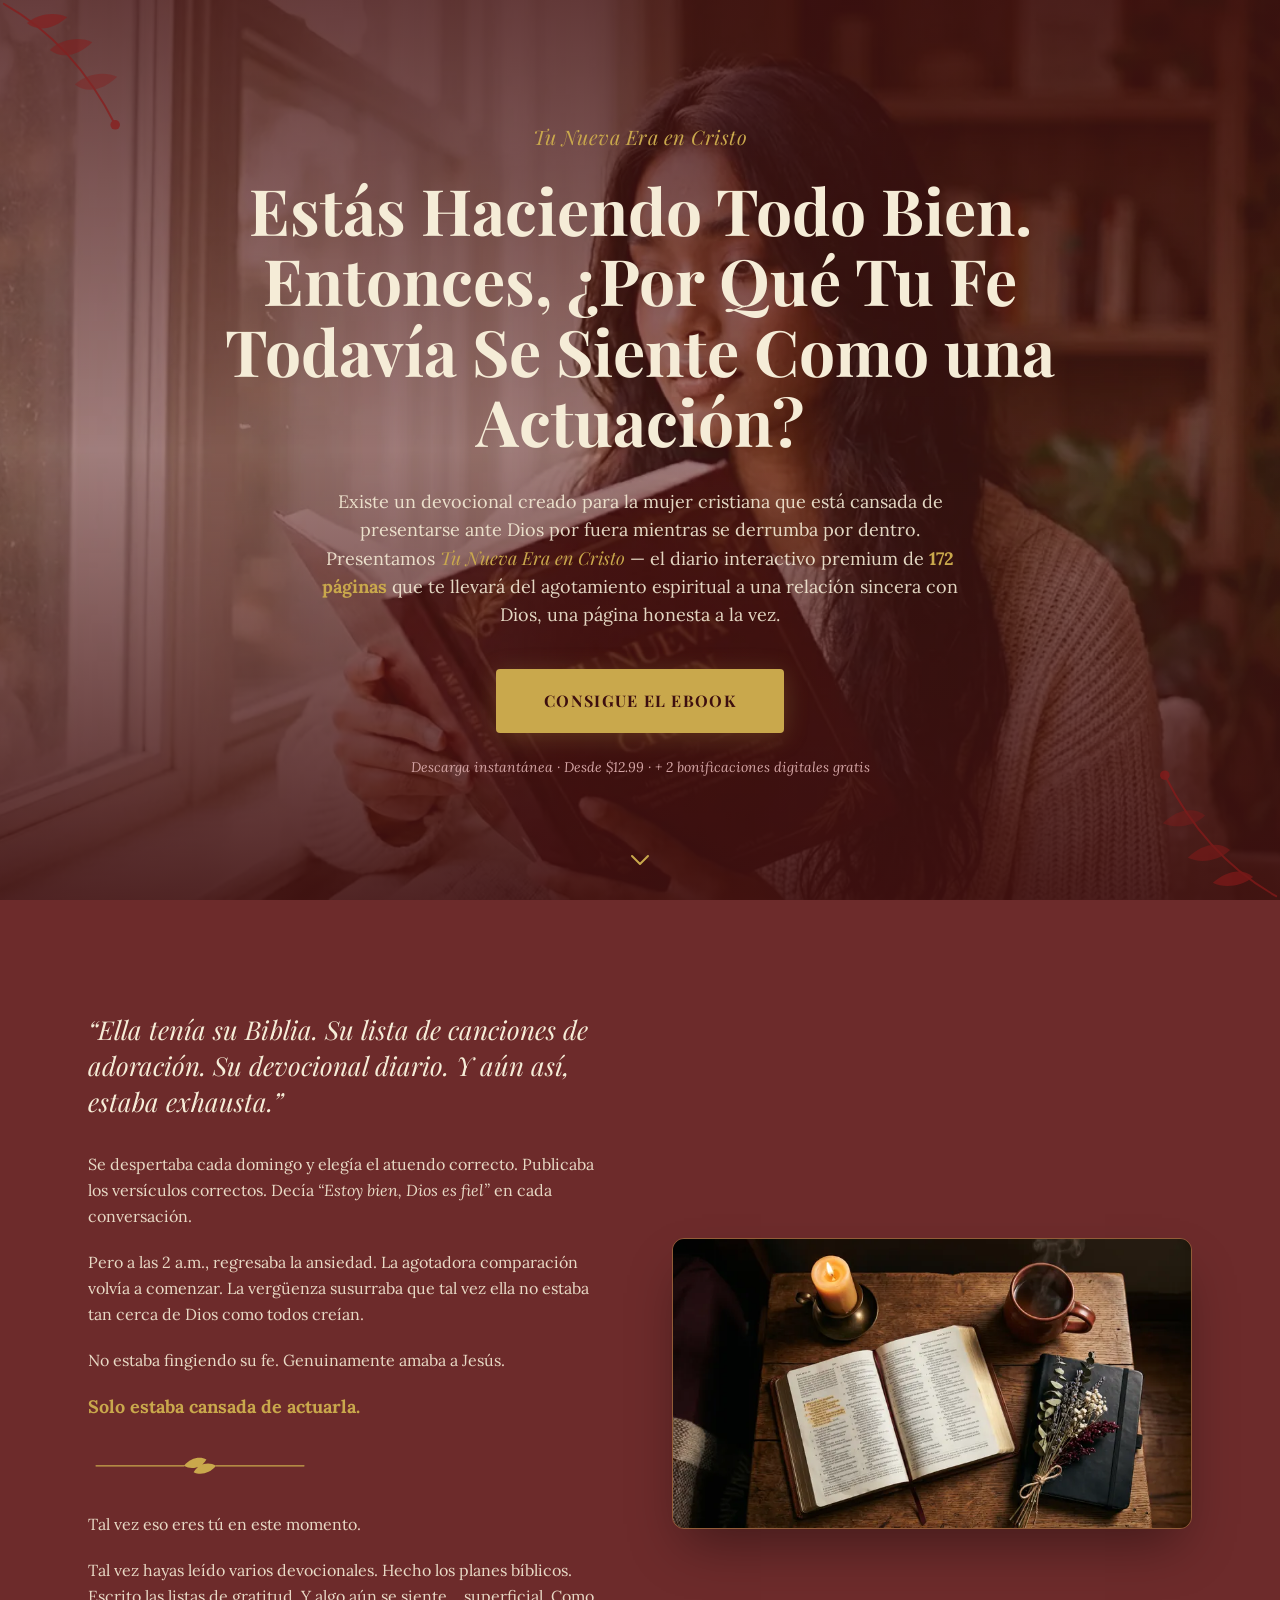
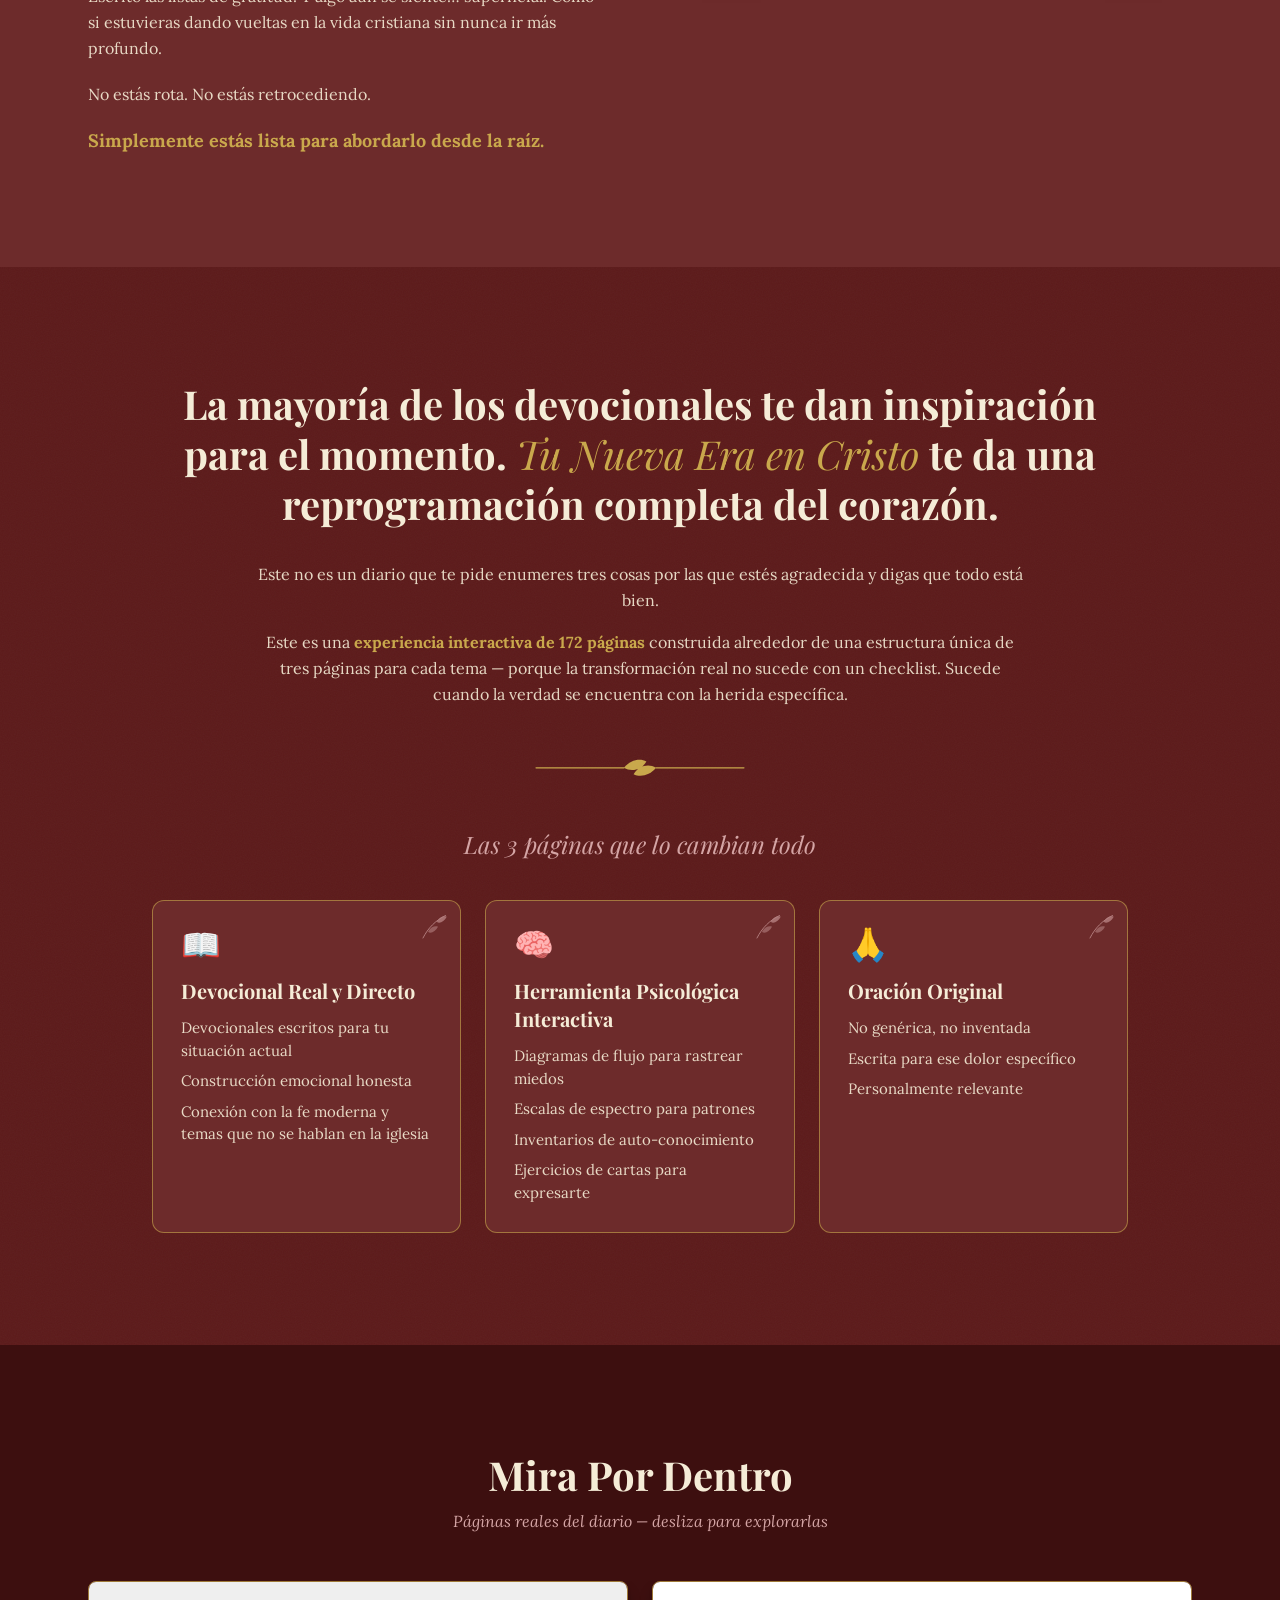
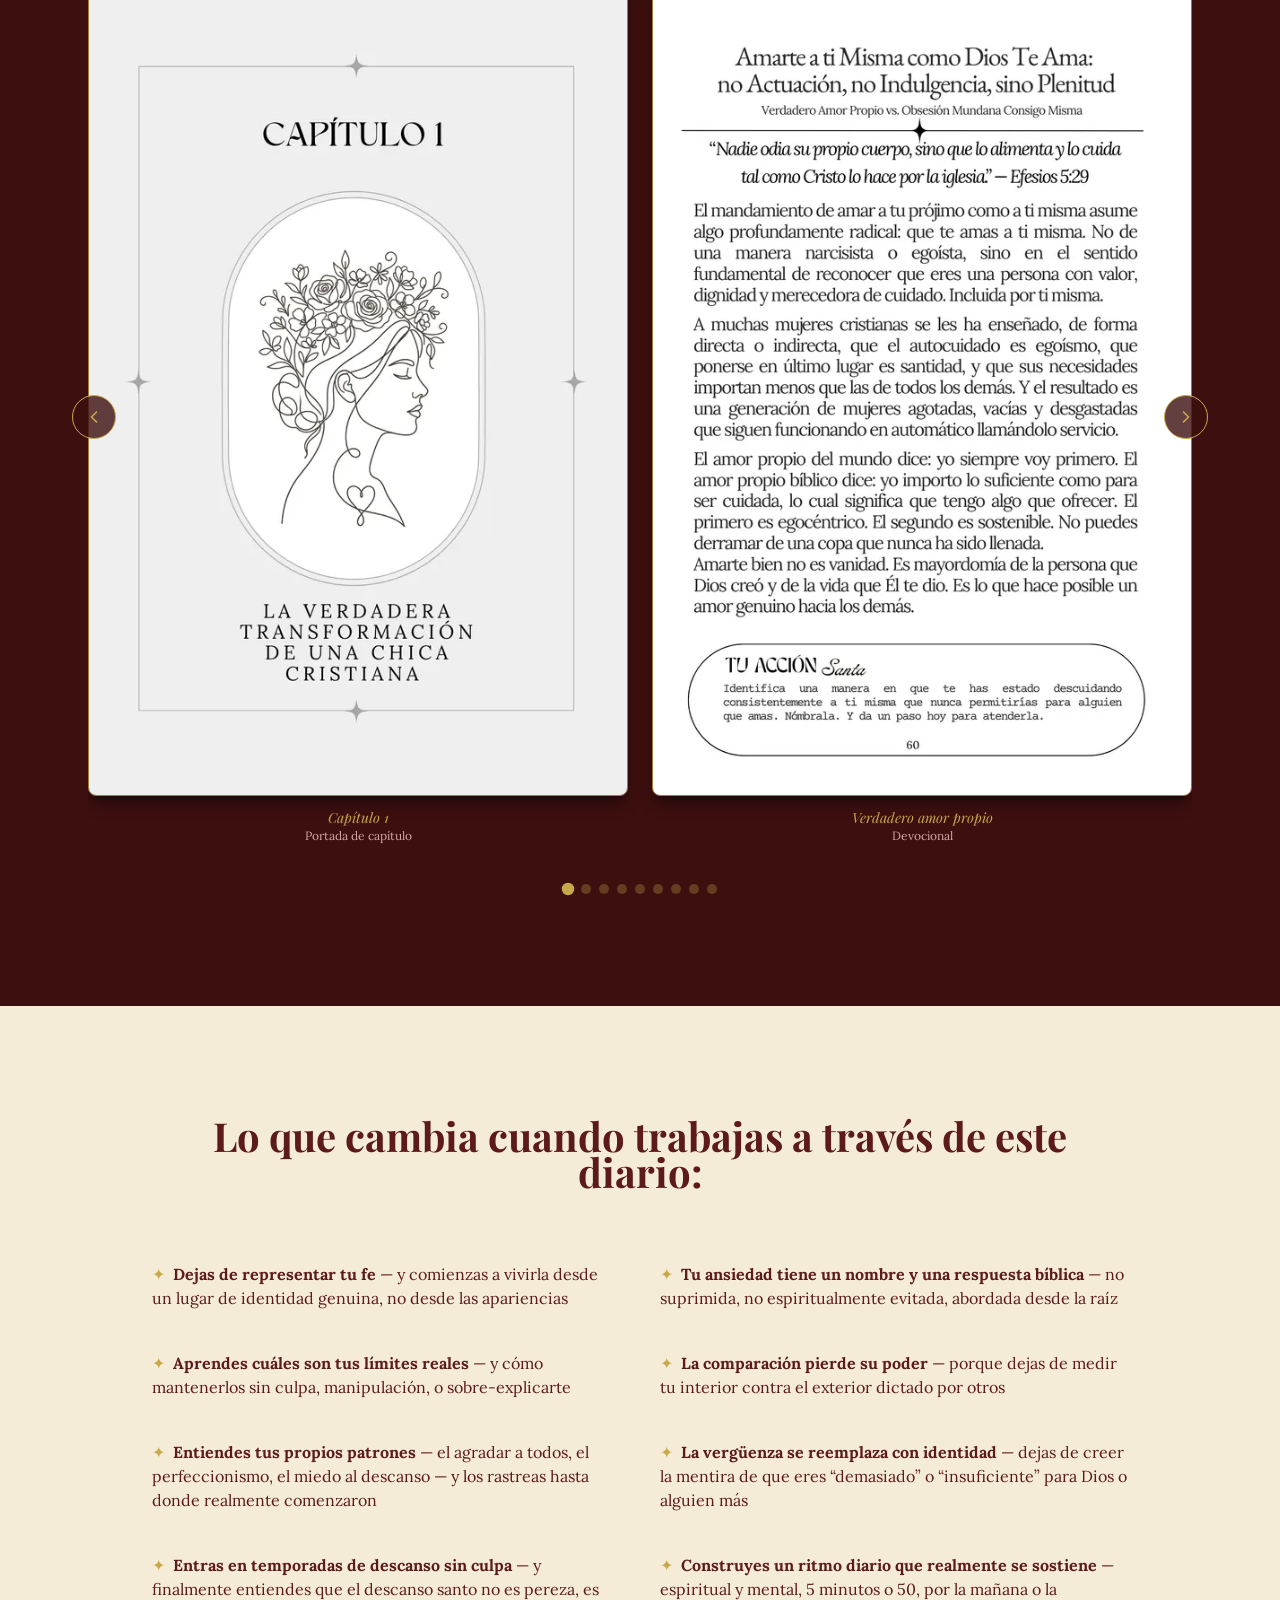
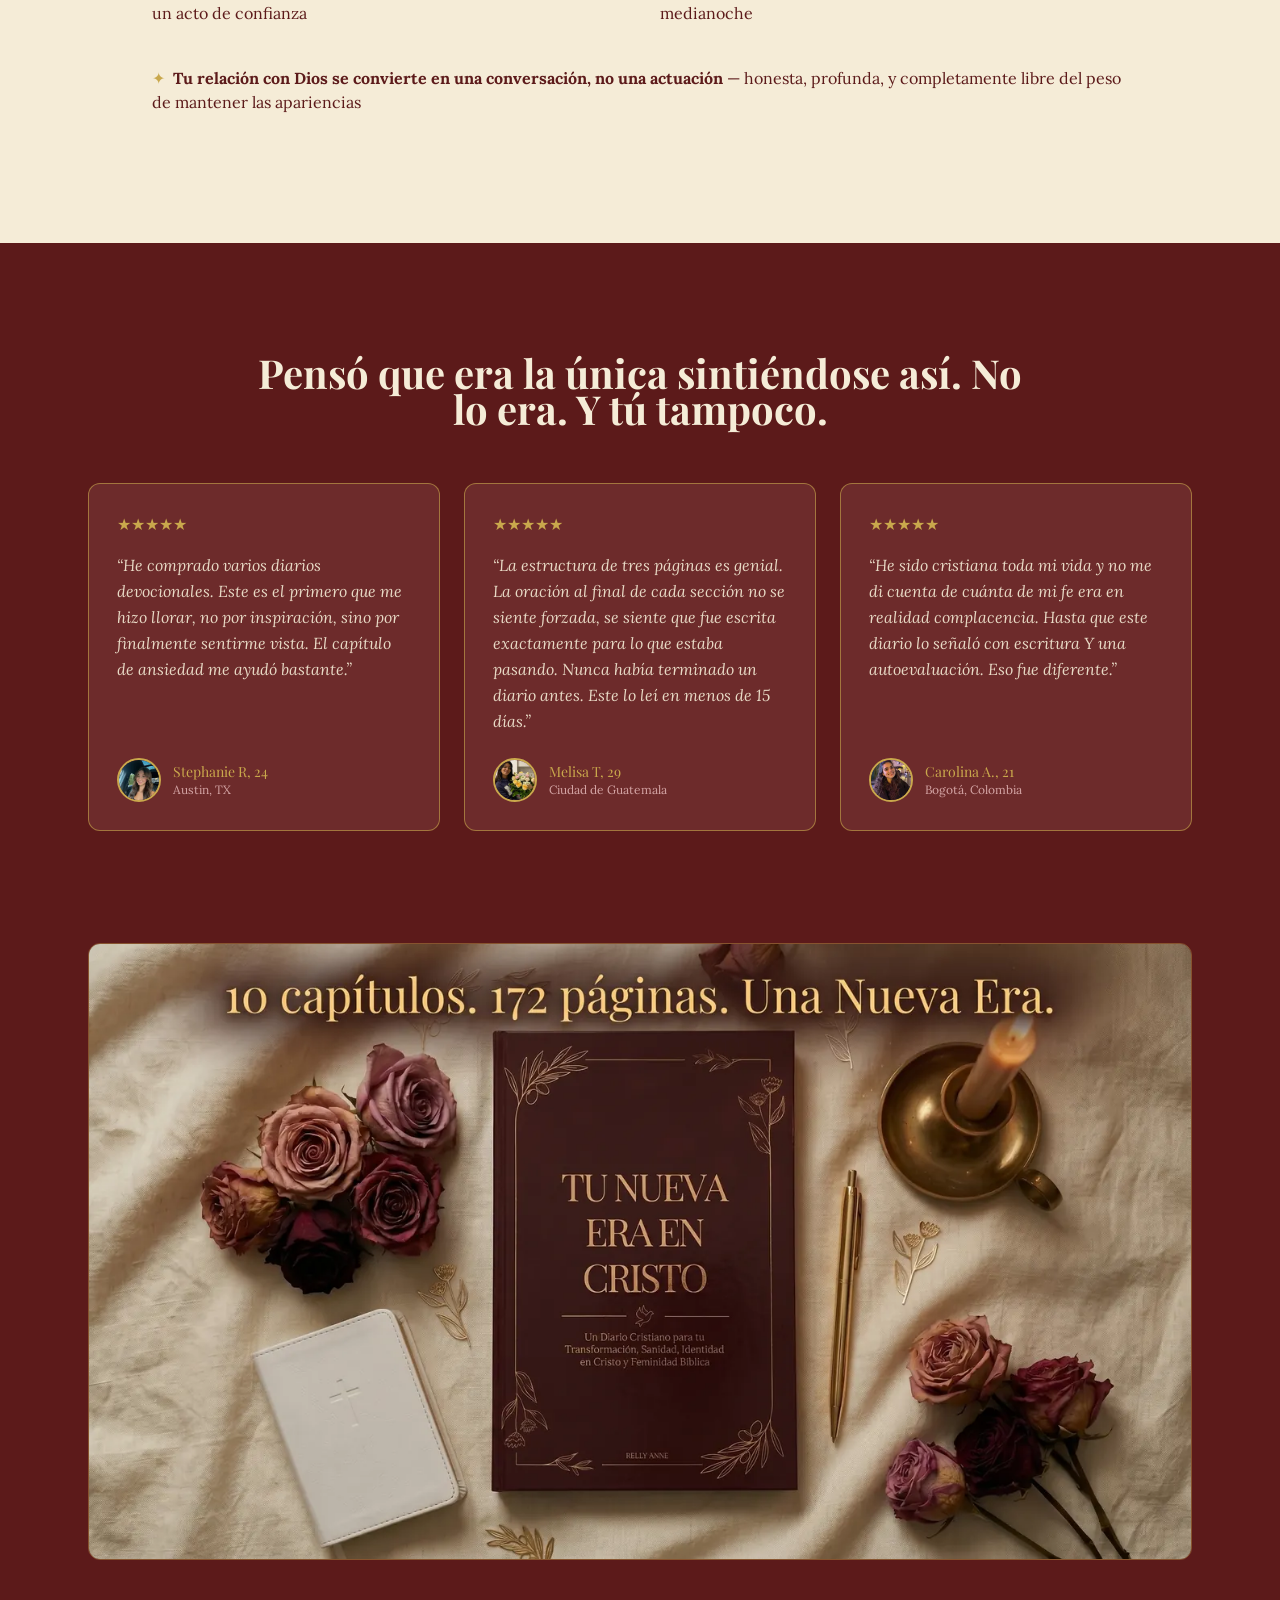
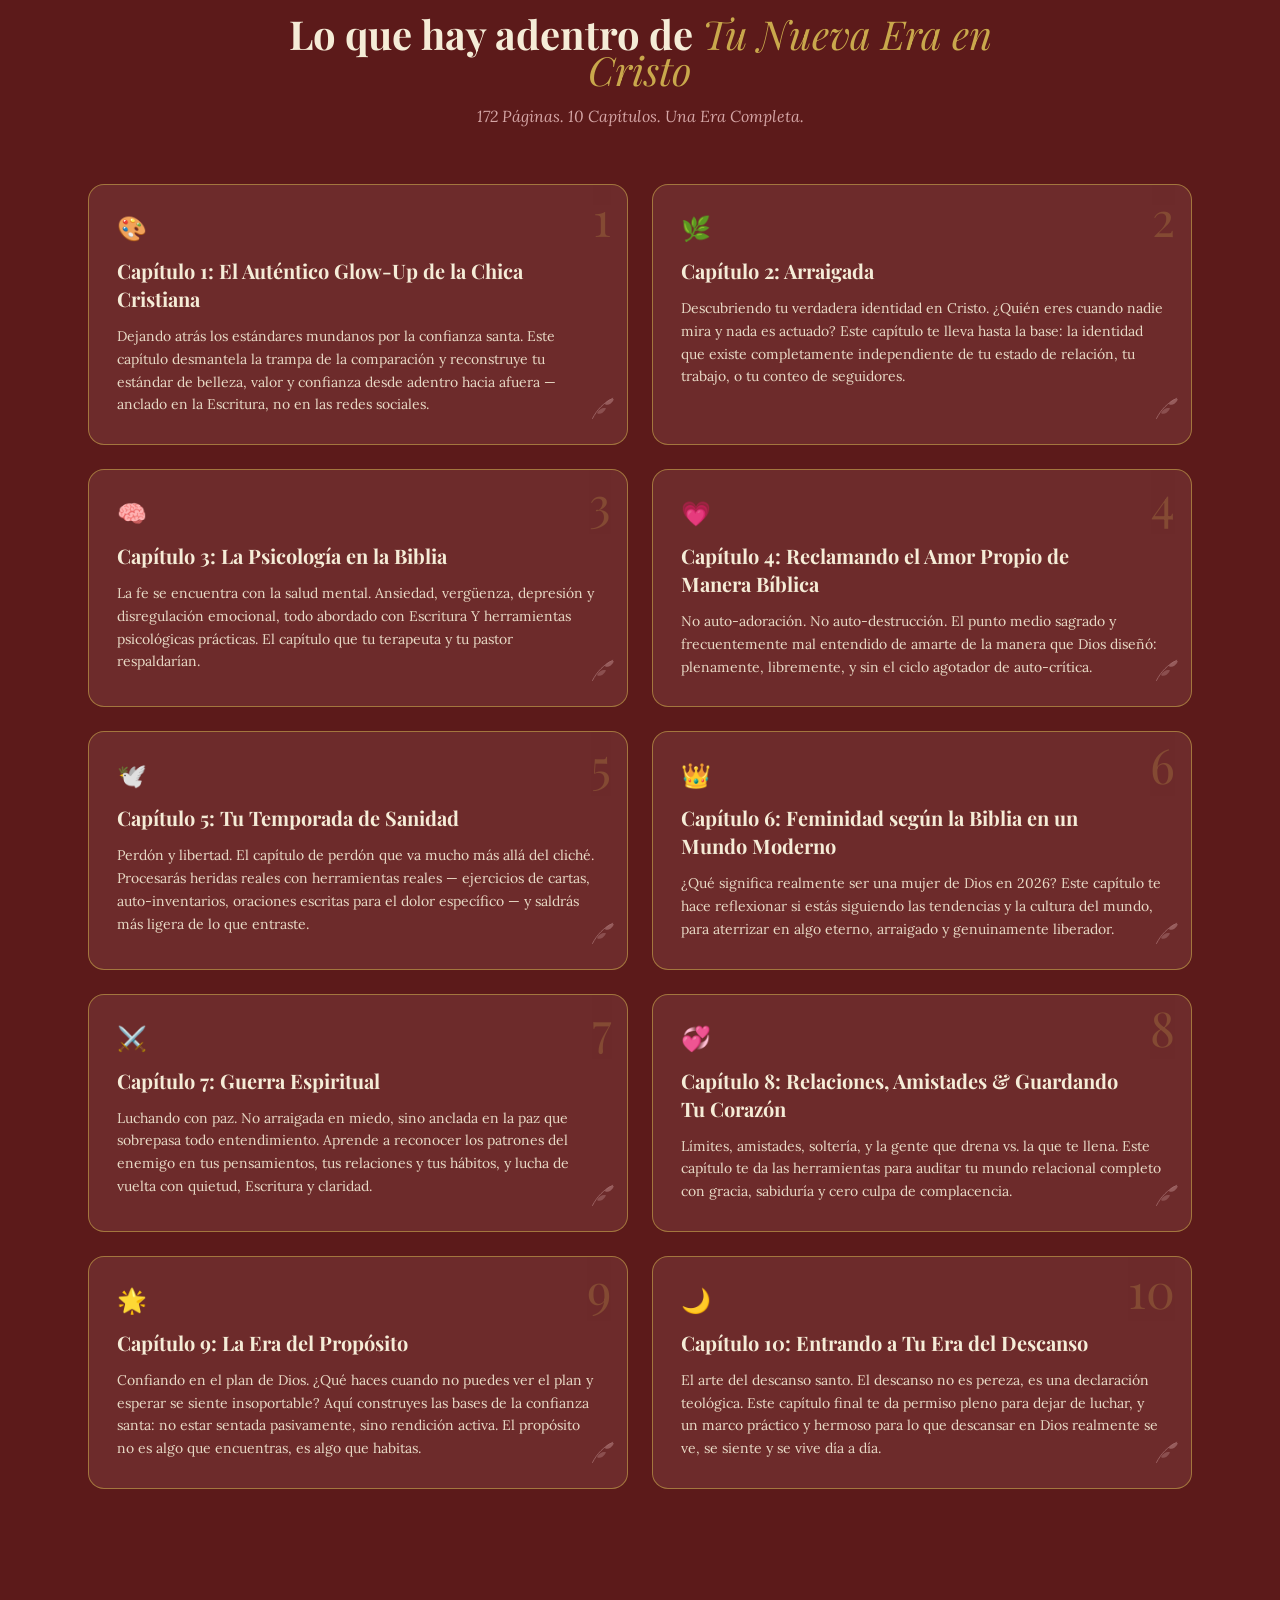
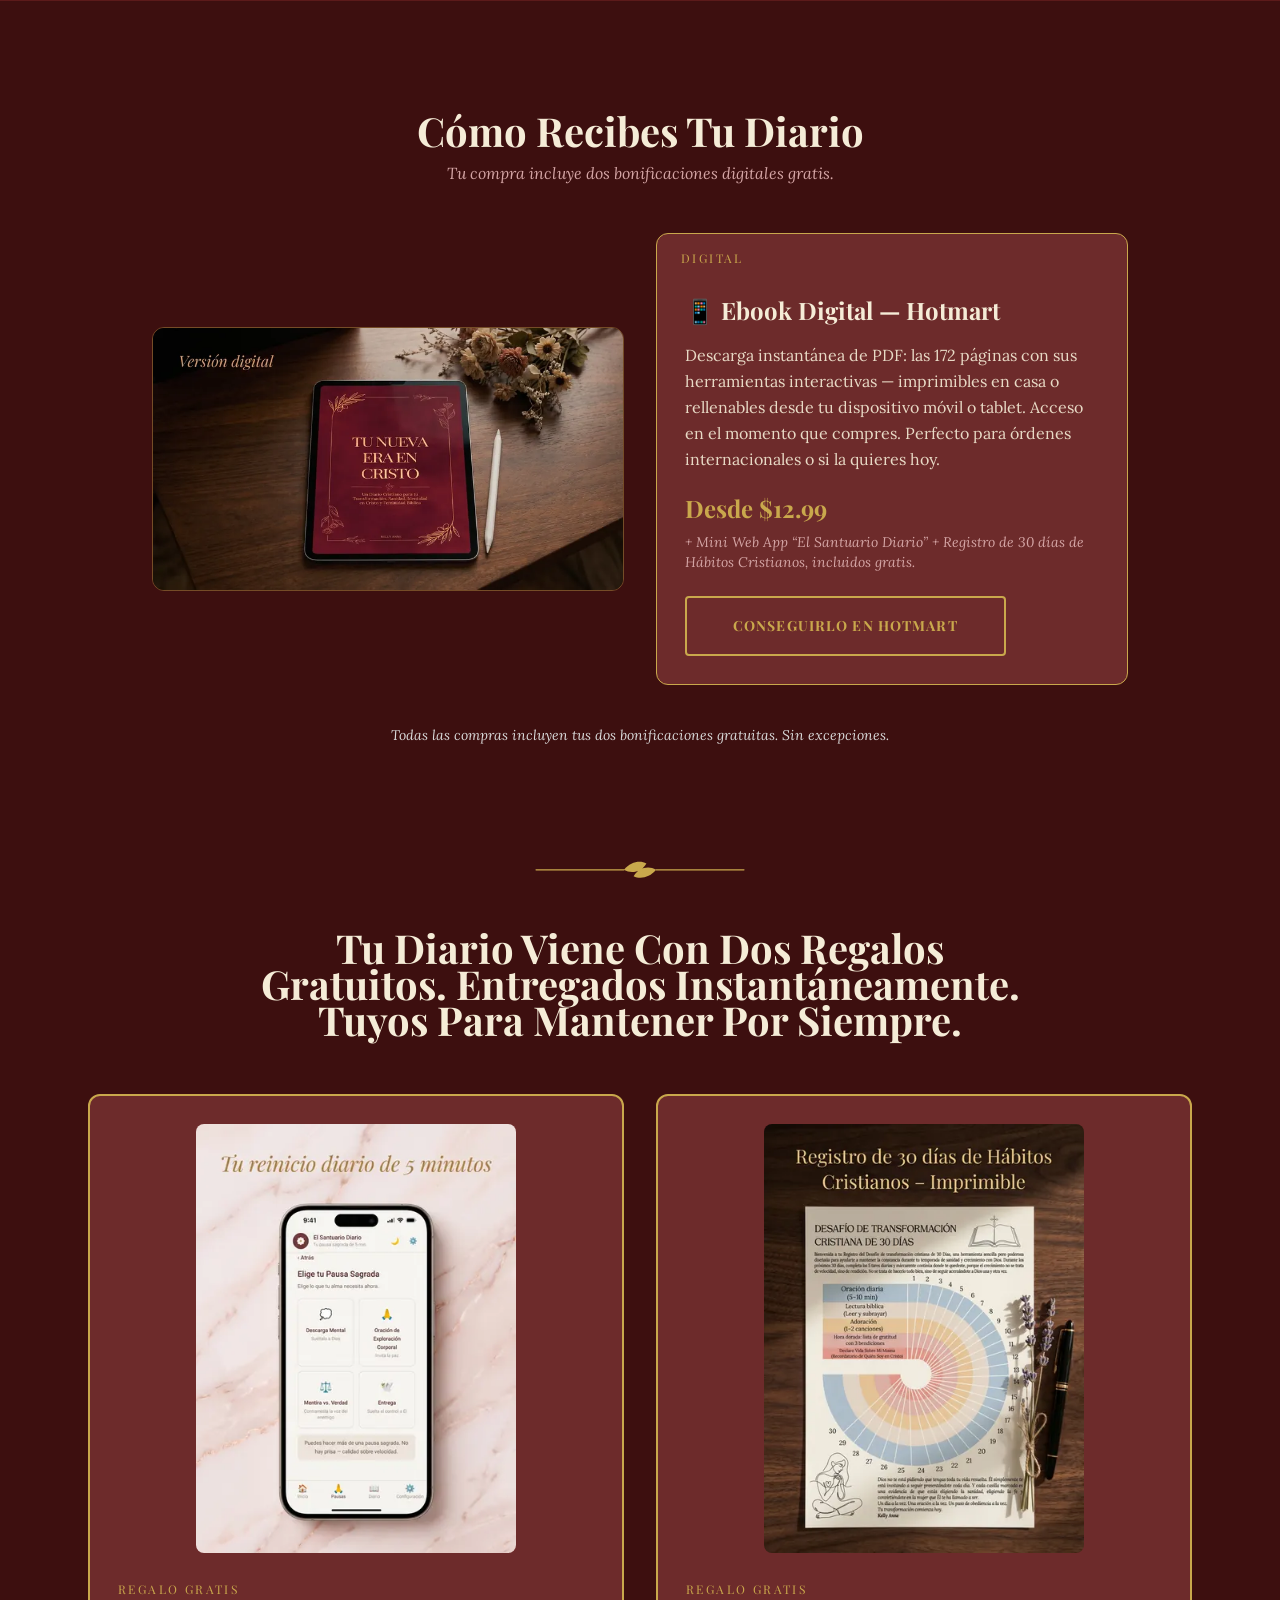
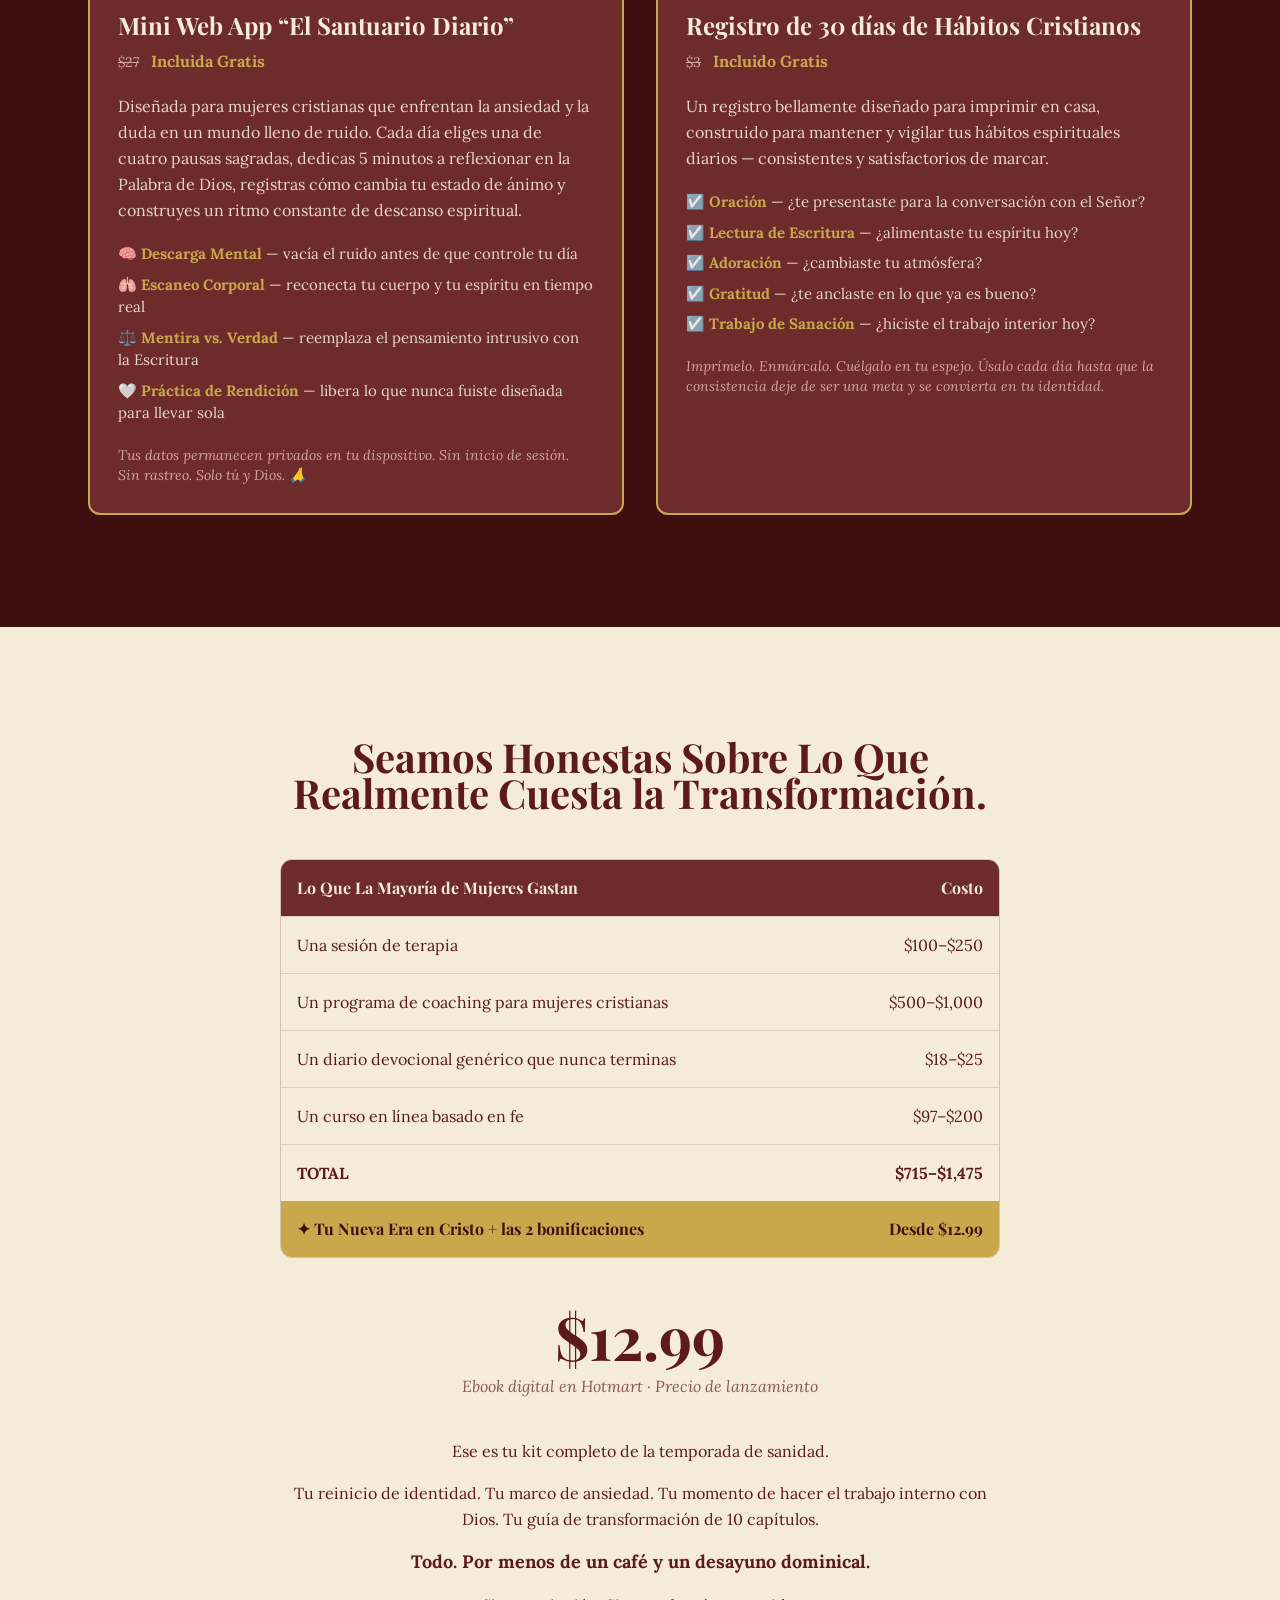
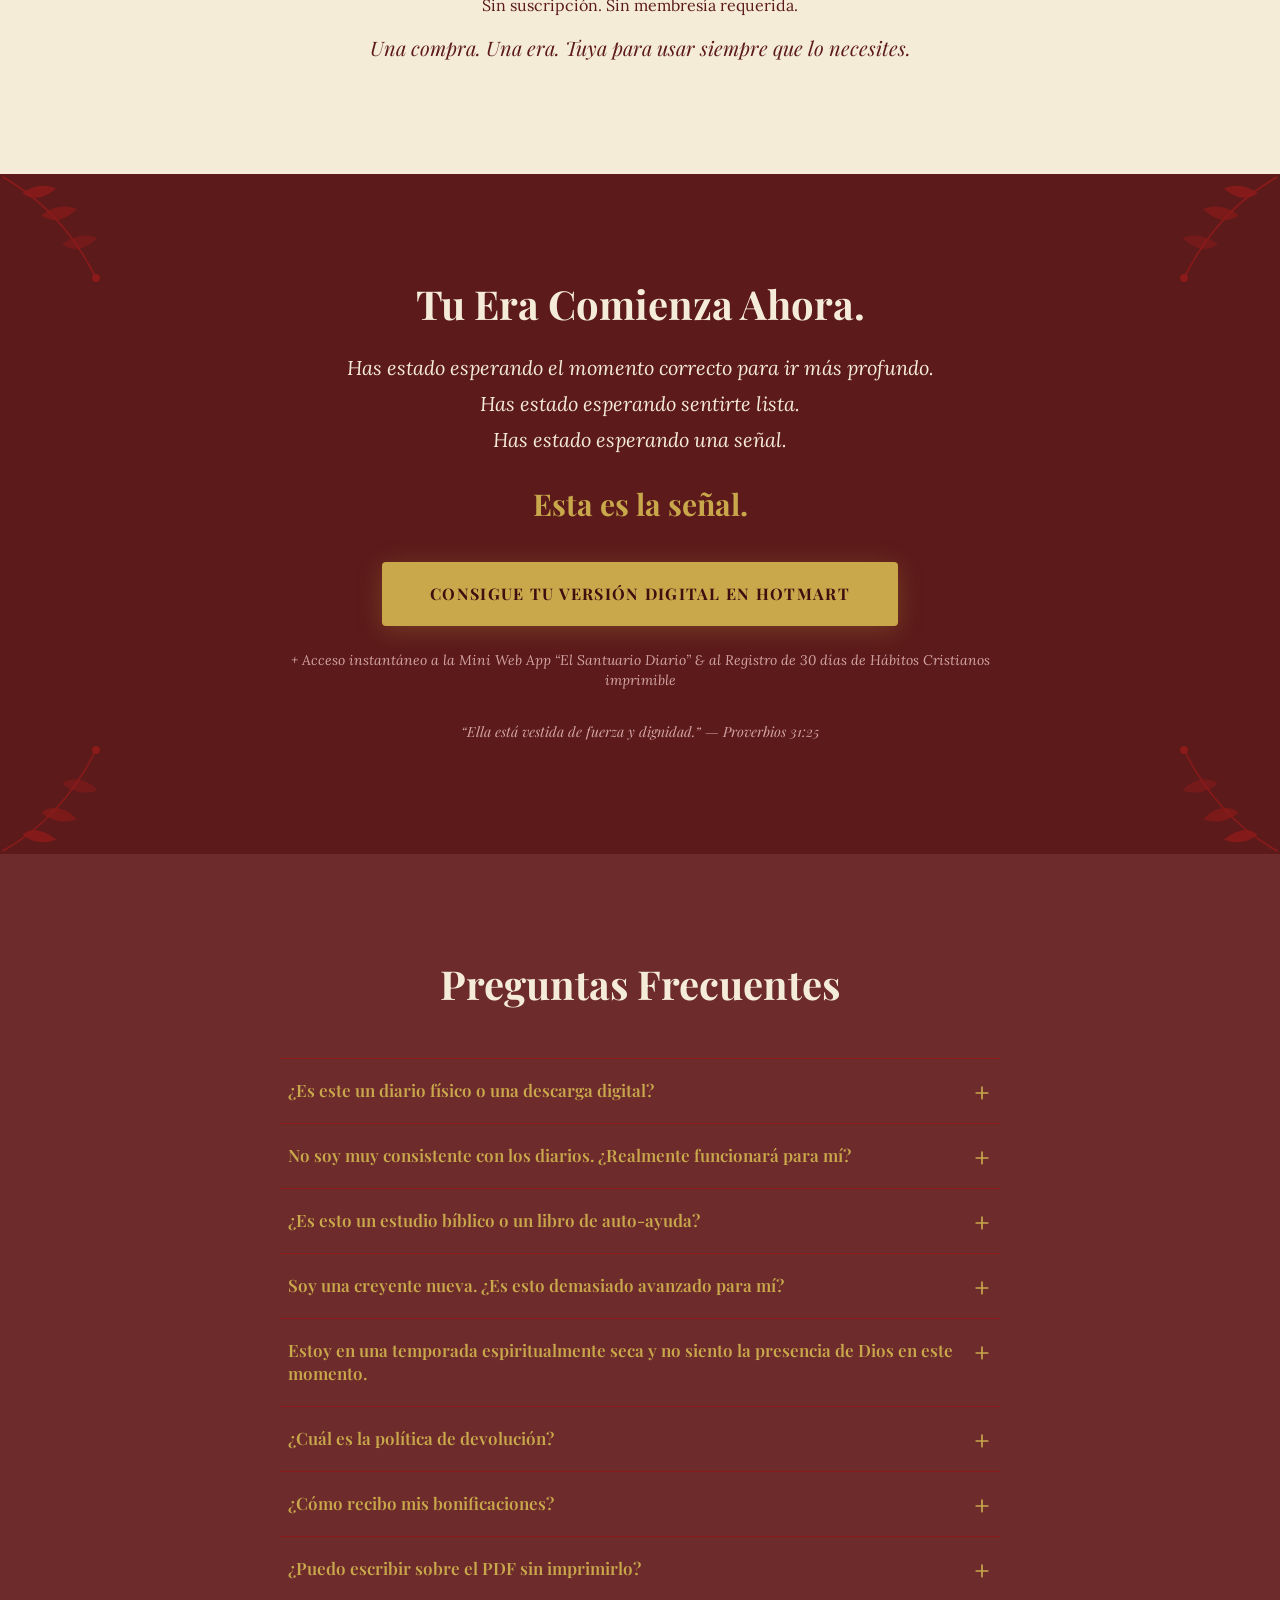
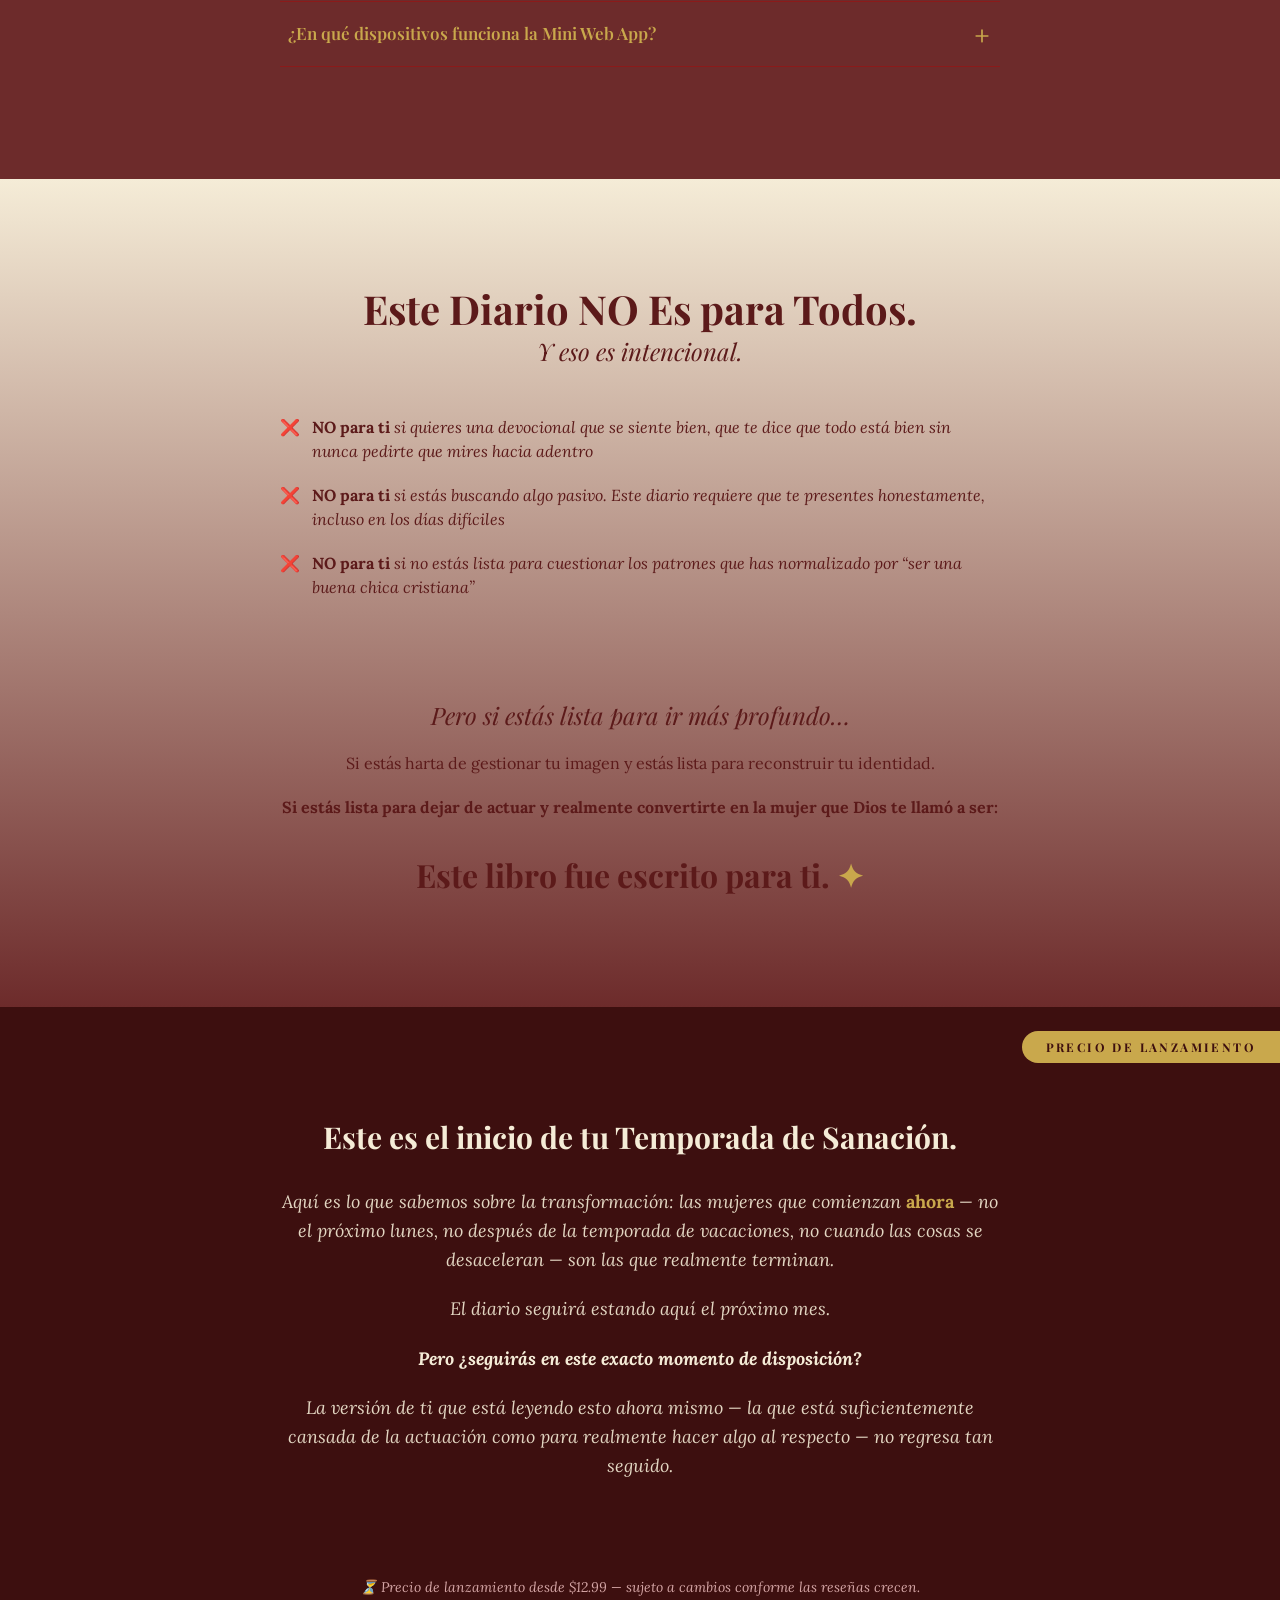
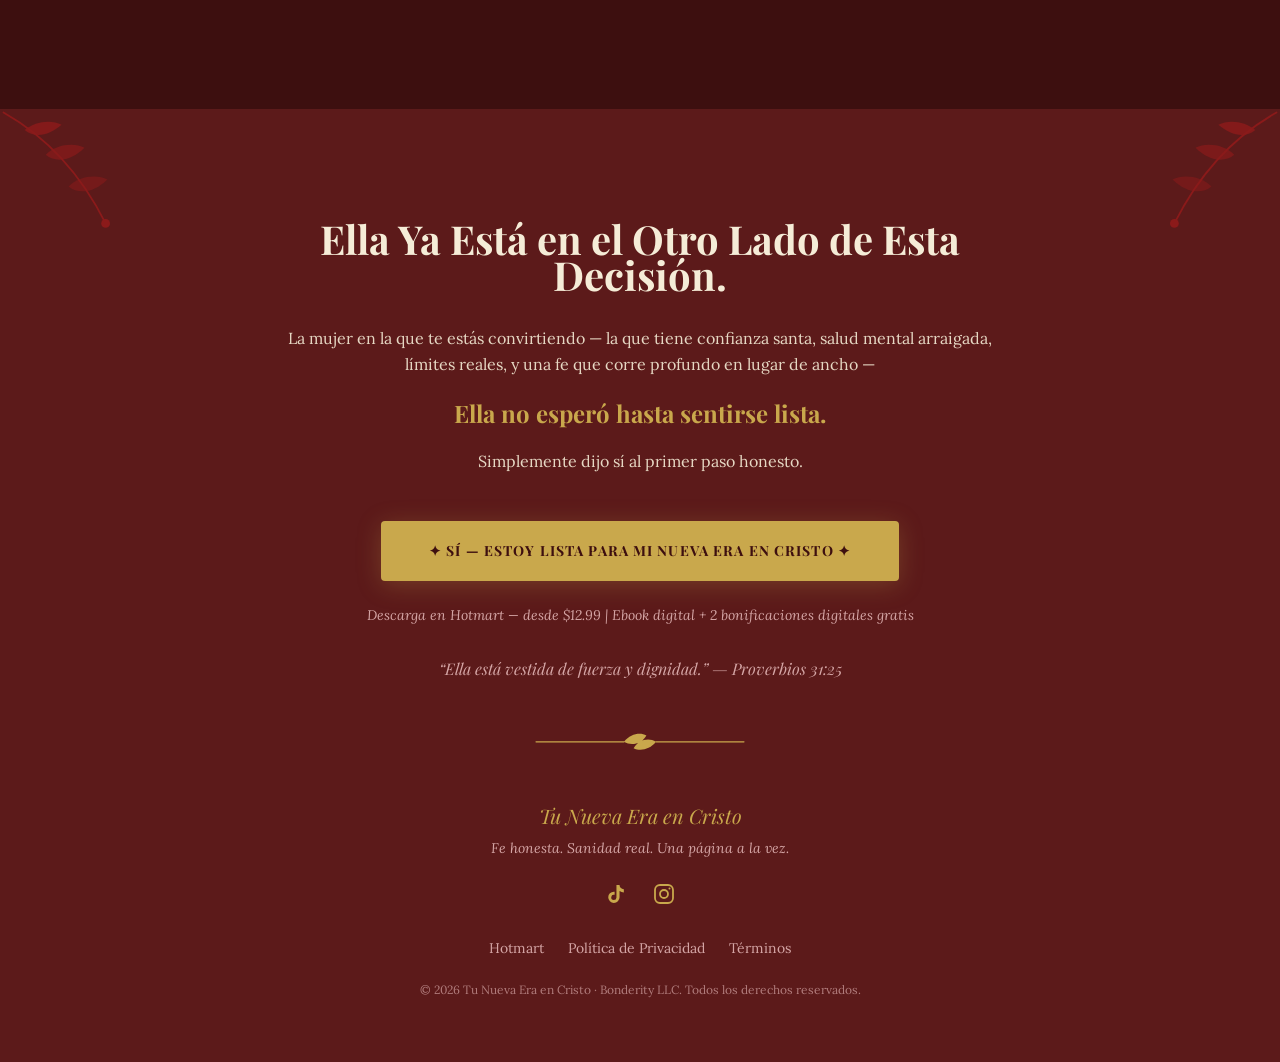
<file: ebook.html>
<!DOCTYPE html>
<!-- Este archivo se llama ebook.html y vive en la RAÍZ.
     Vercel lo sirve en /ebook gracias a "cleanUrls": true en vercel.json.
     Todas las imágenes y el CSS están también en la raíz (rutas que empiezan por /). -->
<html lang="es">
<head>
<meta charset="UTF-8">
<meta name="viewport" content="width=device-width, initial-scale=1.0">
<title>Tu Nueva Era en Cristo — Diario Devocional Interactivo de 172 Páginas</title>
<meta name="description" content="El diario devocional interactivo de 172 páginas para la mujer cristiana cansada de actuar su fe. 10 capítulos, herramientas psicológicas y oraciones originales. Descarga instantánea + 2 bonificaciones gratis.">
<meta name="theme-color" content="#5C1A1A">

<!-- ┌─────────────────────────────────────────────────────────────────┐
     │  ESTA ES LA PÁGINA DE VENTA, AISLADA EN LA RUTA /ebook           │
     │  La raíz (/) es una página "Próximamente" SIN pixel y SIN        │
     │  ningún enlace hacia aquí: esta ruta solo se alcanza por enlace  │
     │  directo (anuncios, bio de redes).                               │
     │                                                                  │
     │  Si cambias de dominio, actualiza canonical, og:url, og:image    │
     │  y twitter:image de abajo, más sitemap.xml.                      │
     └─────────────────────────────────────────────────────────────────┘ -->
<link rel="canonical" href="https://tunuevaeraencristo.com/ebook">

<!-- Open Graph / redes sociales -->
<meta property="og:type" content="product">
<meta property="og:url" content="https://tunuevaeraencristo.com/ebook">
<meta property="og:site_name" content="Tu Nueva Era en Cristo">
<meta property="og:title" content="Tu Nueva Era en Cristo — Diario Devocional Interactivo">
<meta property="og:description" content="Del agotamiento espiritual a una relación sincera con Dios, una página honesta a la vez. 172 páginas + 2 bonificaciones digitales gratis.">
<meta property="og:image" content="https://tunuevaeraencristo.com/capitulos.jpg">
<meta property="og:image:width" content="1366">
<meta property="og:image:height" content="762">
<meta property="og:locale" content="es_ES">
<meta name="twitter:card" content="summary_large_image">
<meta name="twitter:title" content="Tu Nueva Era en Cristo — Diario Devocional Interactivo">
<meta name="twitter:description" content="172 páginas para pasar del agotamiento espiritual a una fe sincera. + 2 bonificaciones digitales gratis.">
<meta name="twitter:image" content="https://tunuevaeraencristo.com/capitulos.jpg">

<!-- Preconnect / preload de recursos críticos -->
<link rel="preconnect" href="https://fonts.googleapis.com">
<link rel="preconnect" href="https://fonts.gstatic.com" crossorigin>
<link rel="preconnect" href="https://connect.facebook.net">
<link rel="preload" as="image" type="image/webp" fetchpriority="high"
      imagesizes="100vw"
      imagesrcset="/hero-480.webp 480w, /hero-1024.webp 1024w, /hero-1366.webp 1366w">
<link rel="stylesheet" href="https://fonts.googleapis.com/css2?family=Playfair+Display:ital,wght@0,400;0,600;0,700;1,400;1,700&family=Lora:ital,wght@0,400;0,700;1,400;1,700&display=swap">

<!-- Meta Pixel Code -->
<script>
!function(f,b,e,v,n,t,s)
{if(f.fbq)return;n=f.fbq=function(){n.callMethod?
n.callMethod.apply(n,arguments):n.queue.push(arguments)};
if(!f._fbq)f._fbq=n;n.push=n;n.loaded=!0;n.version='2.0';
n.queue=[];t=b.createElement(e);t.async=!0;
t.src=v;s=b.getElementsByTagName(e)[0];
s.parentNode.insertBefore(t,s)}(window, document,'script',
'https://connect.facebook.net/en_US/fbevents.js');
fbq('init', '2129371127973829');
fbq('track', 'PageView');
</script>
<noscript><img height="1" width="1" style="display:none"
src="https://www.facebook.com/tr?id=2129371127973829&ev=PageView&noscript=1"
/></noscript>
<!-- End Meta Pixel Code -->

<!-- Microsoft Clarity — mapas de calor, scroll y grabaciones (solo en /ebook) -->
<script type="text/javascript">
    (function(c,l,a,r,i,t,y){
        c[a]=c[a]||function(){(c[a].q=c[a].q||[]).push(arguments)};
        t=l.createElement(r);t.async=1;t.src="https://www.clarity.ms/tag/"+i;
        y=l.getElementsByTagName(r)[0];y.parentNode.insertBefore(t,y);
    })(window, document, "clarity", "script", "xstsz0q2as");
</script>
<!-- End Microsoft Clarity -->

<noscript><style>.reveal{opacity:1 !important;transform:none !important}.faq-panel{max-height:none !important}</style></noscript>

<link rel="stylesheet" href="/tailwind.min.css">

<style>
  html { scroll-behavior: smooth; }
  body { background:#5C1A1A; color:#F5ECD7; font-family:Lora, Georgia, serif; -webkit-font-smoothing:antialiased; overflow-x:hidden; }
  ::selection { background:#C9A84C; color:#3D0F0F; }

  /* Botón primario oro */
  .btn-gold{
    display:inline-block; background:#C9A84C; color:#3D0F0F;
    font-family:"Playfair Display",serif; font-weight:700; text-transform:uppercase;
    letter-spacing:.08em; padding:20px 48px; border-radius:4px;
    box-shadow:0 4px 24px rgba(201,168,76,.25);
    transition:transform .25s ease, background-color .25s ease, box-shadow .25s ease;
  }
  .btn-gold:hover{ background:#b8963f; transform:scale(1.02); box-shadow:0 6px 32px rgba(201,168,76,.4); }
  .btn-gold:active{ transform:scale(.99); }
  .btn-ghost{
    display:inline-block; background:transparent; color:#C9A84C; border:2px solid #C9A84C;
    font-family:"Playfair Display",serif; font-weight:700; text-transform:uppercase;
    letter-spacing:.08em; padding:18px 46px; border-radius:4px; transition:all .25s ease;
  }
  .btn-ghost:hover{ background:#C9A84C; color:#3D0F0F; }
  @media (max-width:640px){ .btn-gold,.btn-ghost{ width:90%; padding:18px 24px; font-size:14px; } }

  /* Textura grain sutil */
  .grain::before{
    content:""; position:absolute; top:0; right:0; bottom:0; left:0; pointer-events:none; opacity:.08;
    background-image:url("data:image/svg+xml,%3Csvg xmlns='http://www.w3.org/2000/svg' width='120' height='120'%3E%3Cfilter id='n'%3E%3CfeTurbulence type='fractalNoise' baseFrequency='.85' numOctaves='3'/%3E%3C/filter%3E%3Crect width='100%25' height='100%25' filter='url(%23n)' opacity='.5'/%3E%3C/svg%3E");
  }

  /* Reveal on scroll */
  .reveal{ opacity:0; transform:translateY(28px); transition:opacity .7s ease, transform .7s ease; }
  .reveal.is-visible{ opacity:1; transform:none; }
  @media (prefers-reduced-motion:reduce){
    .reveal{ opacity:1; transform:none; transition:none; }
    html{ scroll-behavior:auto; }
  }

  /* Carrusel */
  .carousel{ display:flex; gap:24px; overflow-x:auto; scroll-snap-type:x mandatory; scroll-behavior:smooth; scrollbar-width:none; padding-bottom:8px; }
  .carousel::-webkit-scrollbar{ display:none; }
  .slide{ flex:0 0 82%; scroll-snap-align:center; }
  @media (min-width:768px){ .slide{ flex:0 0 calc(50% - 12px); } }

  /* FAQ accordion */
  .faq-panel{ max-height:0; overflow:hidden; transition:max-height .3s ease; }
  .faq-item[aria-expanded="true"] .faq-icon{ transform:rotate(45deg); }
  .faq-icon{ transition:transform .3s ease; }

  /* Bullets con subrayado en hover */
  .benefit{ border-bottom:1px solid transparent; transition:border-color .3s ease; }
  .benefit:hover{ border-color:#C9A84C; }

  .card-glow{ transition:box-shadow .3s ease, border-color .3s ease, transform .3s ease; }
  .card-glow:hover{ box-shadow:0 0 20px rgba(201,168,76,.2); border-color:#C9A84C; transform:translateY(-3px); }

  .chevron-bounce{ animation:bounce 2s infinite; }
  @keyframes bounce{ 0%,100%{transform:translateY(0)} 50%{transform:translateY(10px)} }

  /* Sticky bar móvil */
  #stickyBar{ transform:translateY(110%); transition:transform .35s ease; }
  #stickyBar.show{ transform:translateY(0); }
</style>
</head>

<body class="font-body antialiased">

<!-- ═══════════ SVG BOTÁNICOS REUTILIZABLES ═══════════ -->
<svg width="0" height="0" style="position:absolute" aria-hidden="true" focusable="false">
  <defs>
    <symbol id="corner-branch" viewBox="0 0 200 200">
      <g fill="none" stroke="currentColor" stroke-width="2" stroke-linecap="round">
        <path d="M4 4 C50 30 90 70 120 130"/>
        <path d="M28 24 C40 14 58 12 70 18 C56 30 40 34 28 24Z" fill="currentColor" stroke="none" opacity=".85"/>
        <path d="M52 52 C64 40 84 38 96 44 C82 58 64 62 52 52Z" fill="currentColor" stroke="none" opacity=".7"/>
        <path d="M78 88 C90 76 110 74 122 80 C108 94 90 98 78 88Z" fill="currentColor" stroke="none" opacity=".55"/>
        <circle cx="120" cy="130" r="5" fill="currentColor" stroke="none"/>
      </g>
    </symbol>
    <symbol id="divider-branch" viewBox="0 0 280 32">
      <g fill="none" stroke="currentColor" stroke-width="1.5" stroke-linecap="round">
        <path d="M10 16 H120 M160 16 H270"/>
        <path d="M120 16 C128 6 140 4 148 8 C142 18 130 22 120 16Z" fill="currentColor" stroke="none"/>
        <path d="M160 16 C152 26 140 28 132 24 C138 14 150 10 160 16Z" fill="currentColor" stroke="none"/>
        <circle cx="140" cy="16" r="3.5" fill="currentColor" stroke="none"/>
      </g>
    </symbol>
    <symbol id="card-sprig" viewBox="0 0 64 64">
      <g fill="none" stroke="currentColor" stroke-width="1.5" stroke-linecap="round">
        <path d="M60 4 C44 12 32 24 24 40"/>
        <path d="M46 14 C50 6 58 4 62 6 C58 14 50 18 46 14Z" fill="currentColor" stroke="none" opacity=".8"/>
        <path d="M32 30 C36 22 44 20 48 22 C44 30 36 34 32 30Z" fill="currentColor" stroke="none" opacity=".6"/>
      </g>
    </symbol>
  </defs>
</svg>

<a href="#hero" class="sr-only focus:not-sr-only focus:absolute focus:top-2 focus:left-2 focus:bg-gold focus:text-night focus:px-4 focus:py-2 focus:z-50">Saltar al contenido</a>

<!-- ═══════════ BLOQUE 1 — HERO ═══════════ -->
<header id="hero" class="relative min-h-[85vh] md:min-h-screen flex items-center justify-center overflow-hidden bg-wine">
  <picture>
    <source type="image/webp" sizes="100vw" srcset="/hero-480.webp 480w, /hero-1024.webp 1024w, /hero-1366.webp 1366w">
    <img src="/hero.jpg" alt="" fetchpriority="high" decoding="async" width="1376" height="768"
         class="absolute inset-0 w-full h-full object-cover">
  </picture>
  <div class="absolute inset-0 bg-wine/[.55]"></div>
  <div class="absolute inset-0 bg-gradient-to-b from-night/60 via-transparent to-night/80"></div>

  <svg class="absolute top-0 left-0 w-32 md:w-48 text-burgundy opacity-70 pointer-events-none" viewBox="0 0 200 200" aria-hidden="true"><use href="#corner-branch"/></svg>
  <svg class="absolute bottom-0 right-0 w-32 md:w-48 text-burgundy opacity-70 pointer-events-none rotate-180" viewBox="0 0 200 200" aria-hidden="true"><use href="#corner-branch"/></svg>

  <div class="relative z-10 max-w-4xl mx-auto px-6 py-24 text-center">
    <p class="font-display italic text-gold text-lg md:text-xl tracking-wide mb-6">Tu Nueva Era en Cristo</p>
    <h1 class="font-display font-bold text-cream text-[34px] leading-tight sm:text-5xl lg:text-[64px] lg:leading-[1.1] mb-8">
      Estás Haciendo Todo Bien. Entonces, ¿Por Qué Tu Fe Todavía Se Siente Como una Actuación?
    </h1>
    <p class="text-cream/90 text-base md:text-lg leading-relaxed max-w-2xl mx-auto mb-10">
      Existe un devocional creado para la mujer cristiana que está cansada de presentarse ante Dios por fuera
      mientras se derrumba por dentro. Presentamos <em class="font-display italic text-gold not-italic md:italic">Tu Nueva Era en Cristo</em>
      — el diario interactivo premium de <strong class="text-gold font-bold">172 páginas</strong> que te llevará del agotamiento
      espiritual a una relación sincera con Dios, una página honesta a la vez.
    </p>

    <a href="https://pay.hotmart.com/M106489137B?checkoutMode=10" target="_blank" rel="noopener noreferrer"
       data-checkout data-cta="hero" class="btn-gold text-sm md:text-base">Consigue el Ebook</a>

    <p class="mt-6 text-rose text-sm italic">Descarga instantánea · Desde $12.99 · + 2 bonificaciones digitales gratis</p>
  </div>

  <a href="#historia" aria-label="Desplázate hacia abajo" class="absolute bottom-6 left-1/2 -translate-x-1/2 text-gold z-10">
    <svg class="w-8 h-8 chevron-bounce" viewBox="0 0 24 24" fill="none" stroke="currentColor" stroke-width="1.5" aria-hidden="true"><path d="M6 9l6 6 6-6" stroke-linecap="round" stroke-linejoin="round"/></svg>
  </a>
</header>

<!-- ═══════════ BLOQUE 2 — HISTORIA ═══════════ -->
<section id="historia" class="bg-cherry py-20 md:py-28">
  <div class="max-w-6xl mx-auto px-6 grid md:grid-cols-2 gap-12 md:gap-16 items-center">
    <div class="reveal">
      <p class="font-display italic text-cream text-2xl md:text-[26px] leading-snug mb-8">
        “Ella tenía su Biblia. Su lista de canciones de adoración. Su devocional diario. Y aún así, estaba exhausta.”
      </p>
      <div class="space-y-5 text-cream/90 leading-relaxed">
        <p>Se despertaba cada domingo y elegía el atuendo correcto. Publicaba los versículos correctos. Decía <em>“Estoy bien, Dios es fiel”</em> en cada conversación.</p>
        <p>Pero a las 2 a.m., regresaba la ansiedad. La agotadora comparación volvía a comenzar. La vergüenza susurraba que tal vez ella no estaba tan cerca de Dios como todos creían.</p>
        <p>No estaba fingiendo su fe. Genuinamente amaba a Jesús.</p>
        <p class="text-gold font-bold text-lg">Solo estaba cansada de actuarla.</p>
      </div>
      <svg class="w-56 my-8 text-gold" viewBox="0 0 280 32" aria-hidden="true"><use href="#divider-branch"/></svg>
      <div class="space-y-5 text-cream/90 leading-relaxed">
        <p>Tal vez eso eres tú en este momento.</p>
        <p>Tal vez hayas leído varios devocionales. Hecho los planes bíblicos. Escrito las listas de gratitud. Y algo aún se siente… superficial. Como si estuvieras dando vueltas en la vida cristiana sin nunca ir más profundo.</p>
        <p>No estás rota. No estás retrocediendo.</p>
        <p class="text-gold font-bold text-lg">Simplemente estás lista para abordarlo desde la raíz.</p>
      </div>
    </div>
    <div class="reveal">
      <picture>
        <source type="image/webp" sizes="(min-width:768px) 46vw, 92vw" srcset="/historia-480.webp 480w, /historia-768.webp 768w, /historia-1200.webp 1200w">
        <img src="/historia.jpg" alt="Mujer escribiendo en su diario devocional a la luz cálida de la mañana"
             loading="lazy" decoding="async" width="1200" height="670"
             class="w-full rounded-xl border border-gold/40 shadow-2xl shadow-black/40 object-cover">
      </picture>
    </div>
  </div>
</section>

<!-- ═══════════ BLOQUE 3 — UVP ═══════════ -->
<section class="relative grain bg-wine py-20 md:py-28 overflow-hidden">
  <div class="relative max-w-5xl mx-auto px-6 text-center">
    <h2 class="reveal font-display font-bold text-cream text-3xl md:text-[40px] leading-tight mb-8">
      La mayoría de los devocionales te dan inspiración para el momento.
      <span class="text-gold italic font-normal">Tu Nueva Era en Cristo</span> te da una reprogramación completa del corazón.
    </h2>
    <p class="reveal text-cream/90 leading-relaxed max-w-3xl mx-auto mb-4">
      Este no es un diario que te pide enumeres tres cosas por las que estés agradecida y digas que todo está bien.
    </p>
    <p class="reveal text-cream/90 leading-relaxed max-w-3xl mx-auto">
      Este es una <strong class="text-gold">experiencia interactiva de 172 páginas</strong> construida alrededor de una
      estructura única de tres páginas para cada tema — porque la transformación real no sucede con un checklist.
      Sucede cuando la verdad se encuentra con la herida específica.
    </p>

    <svg class="w-56 mx-auto my-12 text-gold" viewBox="0 0 280 32" aria-hidden="true"><use href="#divider-branch"/></svg>

    <h3 class="reveal font-display italic text-rose text-xl md:text-2xl mb-10">Las 3 páginas que lo cambian todo</h3>

    <div class="grid md:grid-cols-3 gap-6 text-left">
      <article class="reveal card-glow relative bg-cherry border border-gold/60 rounded-xl p-7">
        <svg class="absolute top-3 right-3 w-10 text-rose opacity-70" viewBox="0 0 64 64" aria-hidden="true"><use href="#card-sprig"/></svg>
        <div class="text-[32px] leading-none mb-4" aria-hidden="true">📖</div>
        <h4 class="font-display font-bold text-cream text-xl mb-3">Devocional Real y Directo</h4>
        <ul class="space-y-2 text-cream/90 text-[15px]">
          <li>Devocionales escritos para tu situación actual</li>
          <li>Construcción emocional honesta</li>
          <li>Conexión con la fe moderna y temas que no se hablan en la iglesia</li>
        </ul>
      </article>
      <article class="reveal card-glow relative bg-cherry border border-gold/60 rounded-xl p-7">
        <svg class="absolute top-3 right-3 w-10 text-rose opacity-70" viewBox="0 0 64 64" aria-hidden="true"><use href="#card-sprig"/></svg>
        <div class="text-[32px] leading-none mb-4" aria-hidden="true">🧠</div>
        <h4 class="font-display font-bold text-cream text-xl mb-3">Herramienta Psicológica Interactiva</h4>
        <ul class="space-y-2 text-cream/90 text-[15px]">
          <li>Diagramas de flujo para rastrear miedos</li>
          <li>Escalas de espectro para patrones</li>
          <li>Inventarios de auto-conocimiento</li>
          <li>Ejercicios de cartas para expresarte</li>
        </ul>
      </article>
      <article class="reveal card-glow relative bg-cherry border border-gold/60 rounded-xl p-7">
        <svg class="absolute top-3 right-3 w-10 text-rose opacity-70" viewBox="0 0 64 64" aria-hidden="true"><use href="#card-sprig"/></svg>
        <div class="text-[32px] leading-none mb-4" aria-hidden="true">🙏</div>
        <h4 class="font-display font-bold text-cream text-xl mb-3">Oración Original</h4>
        <ul class="space-y-2 text-cream/90 text-[15px]">
          <li>No genérica, no inventada</li>
          <li>Escrita para ese dolor específico</li>
          <li>Personalmente relevante</li>
        </ul>
      </article>
    </div>
  </div>
</section>

<!-- ═══════════ BLOQUE 4 — CARRUSEL PÁGINAS INTERIORES ═══════════ -->
<section class="bg-night py-20 md:py-28">
  <div class="max-w-6xl mx-auto px-6">
    <h2 class="reveal font-display font-bold text-cream text-3xl md:text-[40px] text-center mb-4">Mira Por Dentro</h2>
    <p class="reveal text-rose text-center italic mb-12">Páginas reales del diario — desliza para explorarlas</p>

    <div class="relative">
      <div id="carousel" class="carousel" tabindex="0" role="region" aria-label="Galería de páginas interiores">
        <figure class="slide">
          <picture>
            <source type="image/webp" sizes="(min-width:768px) 45vw, 82vw" srcset="/slide-01-360.webp 360w, /slide-01-600.webp 600w, /slide-01-900.webp 900w">
            <img src="/slide-01.jpg" alt="Portada del Capítulo 1 del diario" loading="lazy" decoding="async" width="900" height="1360" class="w-full rounded-lg border border-gold/70 shadow-lg shadow-black/40">
          </picture>
          <figcaption class="mt-3 text-center"><span class="block font-display italic text-gold text-sm">Capítulo 1</span><span class="block text-rose text-xs">Portada de capítulo</span></figcaption>
        </figure>
        <figure class="slide">
          <picture>
            <source type="image/webp" sizes="(min-width:768px) 45vw, 82vw" srcset="/slide-02-360.webp 360w, /slide-02-600.webp 600w, /slide-02-900.webp 900w">
            <img src="/slide-02.jpg" alt="Página devocional sobre el verdadero amor propio" loading="lazy" decoding="async" width="900" height="1360" class="w-full rounded-lg border border-gold/70 shadow-lg shadow-black/40">
          </picture>
          <figcaption class="mt-3 text-center"><span class="block font-display italic text-gold text-sm">Verdadero amor propio</span><span class="block text-rose text-xs">Devocional</span></figcaption>
        </figure>
        <figure class="slide">
          <picture>
            <source type="image/webp" sizes="(min-width:768px) 45vw, 82vw" srcset="/slide-03-360.webp 360w, /slide-03-600.webp 600w, /slide-03-900.webp 900w">
            <img src="/slide-03.jpg" alt="Cuadro comparativo de amor propio mundano y bíblico" loading="lazy" decoding="async" width="900" height="1360" class="w-full rounded-lg border border-gold/70 shadow-lg shadow-black/40">
          </picture>
          <figcaption class="mt-3 text-center"><span class="block font-display italic text-gold text-sm">Mundano vs. Bíblico</span><span class="block text-rose text-xs">Cuadro comparativo</span></figcaption>
        </figure>
        <figure class="slide">
          <picture>
            <source type="image/webp" sizes="(min-width:768px) 45vw, 82vw" srcset="/slide-04-360.webp 360w, /slide-04-600.webp 600w, /slide-04-900.webp 900w">
            <img src="/slide-04.jpg" alt="Oración para la mujer cansada" loading="lazy" decoding="async" width="900" height="1360" class="w-full rounded-lg border border-gold/70 shadow-lg shadow-black/40">
          </picture>
          <figcaption class="mt-3 text-center"><span class="block font-display italic text-gold text-sm">Para la mujer cansada</span><span class="block text-rose text-xs">Oración original</span></figcaption>
        </figure>
        <figure class="slide">
          <picture>
            <source type="image/webp" sizes="(min-width:768px) 45vw, 82vw" srcset="/slide-05-360.webp 360w, /slide-05-600.webp 600w, /slide-05-900.webp 900w">
            <img src="/slide-05.jpg" alt="Diagrama de herramienta interactiva" loading="lazy" decoding="async" width="900" height="1360" class="w-full rounded-lg border border-gold/70 shadow-lg shadow-black/40">
          </picture>
          <figcaption class="mt-3 text-center"><span class="block font-display italic text-gold text-sm">Rastreo de patrones</span><span class="block text-rose text-xs">Herramienta interactiva</span></figcaption>
        </figure>
        <figure class="slide">
          <picture>
            <source type="image/webp" sizes="(min-width:768px) 45vw, 82vw" srcset="/slide-06-360.webp 360w, /slide-06-600.webp 600w, /slide-06-900.webp 900w">
            <img src="/slide-06.jpg" alt="Página: orando por tu esposo de la cabeza a los pies" loading="lazy" decoding="async" width="900" height="1360" class="w-full rounded-lg border border-gold/70 shadow-lg shadow-black/40">
          </picture>
          <figcaption class="mt-3 text-center"><span class="block font-display italic text-gold text-sm">Orando por tu esposo</span><span class="block text-rose text-xs">Guía de oración</span></figcaption>
        </figure>
        <figure class="slide">
          <picture>
            <source type="image/webp" sizes="(min-width:768px) 45vw, 82vw" srcset="/slide-07-360.webp 360w, /slide-07-600.webp 600w, /slide-07-900.webp 900w">
            <img src="/slide-07.jpg" alt="Devocional: redefiniendo a la mujer de Proverbios 31" loading="lazy" decoding="async" width="900" height="1360" class="w-full rounded-lg border border-gold/70 shadow-lg shadow-black/40">
          </picture>
          <figcaption class="mt-3 text-center"><span class="block font-display italic text-gold text-sm">Proverbios 31, redefinida</span><span class="block text-rose text-xs">Devocional</span></figcaption>
        </figure>
        <figure class="slide">
          <picture>
            <source type="image/webp" sizes="(min-width:768px) 45vw, 82vw" srcset="/slide-08-360.webp 360w, /slide-08-600.webp 600w, /slide-08-900.webp 900w">
            <img src="/slide-08.jpg" alt="Tabla de herramienta interactiva" loading="lazy" decoding="async" width="900" height="1360" class="w-full rounded-lg border border-gold/70 shadow-lg shadow-black/40">
          </picture>
          <figcaption class="mt-3 text-center"><span class="block font-display italic text-gold text-sm">Auto-inventario</span><span class="block text-rose text-xs">Herramienta interactiva</span></figcaption>
        </figure>
        <figure class="slide">
          <picture>
            <source type="image/webp" sizes="(min-width:768px) 45vw, 82vw" srcset="/slide-09-360.webp 360w, /slide-09-600.webp 600w, /slide-09-900.webp 900w">
            <img src="/slide-09.jpg" alt="Página de oración escrita" loading="lazy" decoding="async" width="900" height="1360" class="w-full rounded-lg border border-gold/70 shadow-lg shadow-black/40">
          </picture>
          <figcaption class="mt-3 text-center"><span class="block font-display italic text-gold text-sm">Cierre de capítulo</span><span class="block text-rose text-xs">Oración original</span></figcaption>
        </figure>
      </div>

      <button type="button" data-carousel="prev" aria-label="Anterior"
        class="hidden md:flex absolute top-1/2 -left-4 -translate-y-1/2 w-11 h-11 items-center justify-center rounded-full border border-gold text-gold bg-night/80 hover:bg-gold hover:text-night transition">
        <svg class="w-5 h-5" viewBox="0 0 24 24" fill="none" stroke="currentColor" stroke-width="2" aria-hidden="true"><path d="M15 6l-6 6 6 6" stroke-linecap="round" stroke-linejoin="round"/></svg>
      </button>
      <button type="button" data-carousel="next" aria-label="Siguiente"
        class="hidden md:flex absolute top-1/2 -right-4 -translate-y-1/2 w-11 h-11 items-center justify-center rounded-full border border-gold text-gold bg-night/80 hover:bg-gold hover:text-night transition">
        <svg class="w-5 h-5" viewBox="0 0 24 24" fill="none" stroke="currentColor" stroke-width="2" aria-hidden="true"><path d="M9 6l6 6-6 6" stroke-linecap="round" stroke-linejoin="round"/></svg>
      </button>
    </div>

    <div id="carouselDots" class="flex justify-center gap-2 mt-8"></div>
  </div>
</section>

<!-- ═══════════ BLOQUE 5 — BENEFICIOS ═══════════ -->
<section class="bg-cream text-wine py-20 md:py-28">
  <div class="max-w-5xl mx-auto px-6">
    <h2 class="reveal font-display font-bold text-3xl md:text-[40px] text-center mb-14">
      Lo que cambia cuando trabajas a través de este diario:
    </h2>
    <ul class="grid md:grid-cols-2 gap-x-10 gap-y-2">
      <li class="reveal benefit py-4"><span class="text-gold mr-2" aria-hidden="true">✦</span><strong>Dejas de representar tu fe</strong> — y comienzas a vivirla desde un lugar de identidad genuina, no desde las apariencias</li>
      <li class="reveal benefit py-4"><span class="text-gold mr-2" aria-hidden="true">✦</span><strong>Tu ansiedad tiene un nombre y una respuesta bíblica</strong> — no suprimida, no espiritualmente evitada, abordada desde la raíz</li>
      <li class="reveal benefit py-4"><span class="text-gold mr-2" aria-hidden="true">✦</span><strong>Aprendes cuáles son tus límites reales</strong> — y cómo mantenerlos sin culpa, manipulación, o sobre-explicarte</li>
      <li class="reveal benefit py-4"><span class="text-gold mr-2" aria-hidden="true">✦</span><strong>La comparación pierde su poder</strong> — porque dejas de medir tu interior contra el exterior dictado por otros</li>
      <li class="reveal benefit py-4"><span class="text-gold mr-2" aria-hidden="true">✦</span><strong>Entiendes tus propios patrones</strong> — el agradar a todos, el perfeccionismo, el miedo al descanso — y los rastreas hasta donde realmente comenzaron</li>
      <li class="reveal benefit py-4"><span class="text-gold mr-2" aria-hidden="true">✦</span><strong>La vergüenza se reemplaza con identidad</strong> — dejas de creer la mentira de que eres “demasiado” o “insuficiente” para Dios o alguien más</li>
      <li class="reveal benefit py-4"><span class="text-gold mr-2" aria-hidden="true">✦</span><strong>Entras en temporadas de descanso sin culpa</strong> — y finalmente entiendes que el descanso santo no es pereza, es un acto de confianza</li>
      <li class="reveal benefit py-4"><span class="text-gold mr-2" aria-hidden="true">✦</span><strong>Construyes un ritmo diario que realmente se sostiene</strong> — espiritual y mental, 5 minutos o 50, por la mañana o la medianoche</li>
      <li class="reveal benefit py-4 md:col-span-2"><span class="text-gold mr-2" aria-hidden="true">✦</span><strong>Tu relación con Dios se convierte en una conversación, no una actuación</strong> — honesta, profunda, y completamente libre del peso de mantener las apariencias</li>
    </ul>
  </div>
</section>

<!-- ═══════════ BLOQUE 6 — TESTIMONIOS ═══════════ -->
<section class="bg-wine py-20 md:py-28">
  <div class="max-w-6xl mx-auto px-6">
    <h2 class="reveal font-display font-bold text-cream text-3xl md:text-[40px] text-center max-w-3xl mx-auto mb-14">
      Pensó que era la única sintiéndose así. No lo era. Y tú tampoco.
    </h2>
    <div class="grid md:grid-cols-3 gap-6">
      <figure class="reveal card-glow bg-cherry border border-gold/60 rounded-xl p-7 flex flex-col">
        <div class="text-gold mb-4" aria-label="5 de 5 estrellas">★★★★★</div>
        <blockquote class="text-cream/90 italic leading-relaxed flex-1">“He comprado varios diarios devocionales. Este es el primero que me hizo llorar, no por inspiración, sino por finalmente sentirme vista. El capítulo de ansiedad me ayudó bastante.”</blockquote>
        <figcaption class="flex items-center gap-3 mt-6">
          <picture>
            <source srcset="/avatar-stephanie.webp" type="image/webp">
            <img src="/avatar-stephanie.jpg" alt="" loading="lazy" decoding="async" width="128" height="170" class="w-11 h-11 rounded-full object-cover border-2 border-gold">
          </picture>
          <span class="font-display text-gold text-sm">Stephanie R, 24 <span class="block text-rose text-xs font-body">Austin, TX</span></span>
        </figcaption>
      </figure>
      <figure class="reveal card-glow bg-cherry border border-gold/60 rounded-xl p-7 flex flex-col">
        <div class="text-gold mb-4" aria-label="5 de 5 estrellas">★★★★★</div>
        <blockquote class="text-cream/90 italic leading-relaxed flex-1">“La estructura de tres páginas es genial. La oración al final de cada sección no se siente forzada, se siente que fue escrita exactamente para lo que estaba pasando. Nunca había terminado un diario antes. Este lo leí en menos de 15 días.”</blockquote>
        <figcaption class="flex items-center gap-3 mt-6">
          <picture>
            <source srcset="/avatar-melisa.webp" type="image/webp">
            <img src="/avatar-melisa.jpg" alt="" loading="lazy" decoding="async" width="128" height="160" class="w-11 h-11 rounded-full object-cover border-2 border-gold">
          </picture>
          <span class="font-display text-gold text-sm">Melisa T, 29 <span class="block text-rose text-xs font-body">Ciudad de Guatemala</span></span>
        </figcaption>
      </figure>
      <figure class="reveal card-glow bg-cherry border border-gold/60 rounded-xl p-7 flex flex-col">
        <div class="text-gold mb-4" aria-label="5 de 5 estrellas">★★★★★</div>
        <blockquote class="text-cream/90 italic leading-relaxed flex-1">“He sido cristiana toda mi vida y no me di cuenta de cuánta de mi fe era en realidad complacencia. Hasta que este diario lo señaló con escritura Y una autoevaluación. Eso fue diferente.”</blockquote>
        <figcaption class="flex items-center gap-3 mt-6">
          <picture>
            <source srcset="/avatar-carolina.webp" type="image/webp">
            <img src="/avatar-carolina.jpg" alt="" loading="lazy" decoding="async" width="128" height="202" class="w-11 h-11 rounded-full object-cover border-2 border-gold">
          </picture>
          <span class="font-display text-gold text-sm">Carolina A., 21 <span class="block text-rose text-xs font-body">Bogotá, Colombia</span></span>
        </figcaption>
      </figure>
    </div>
  </div>
</section>

<!-- ═══════════ BLOQUE 7 — GRID DE CAPÍTULOS ═══════════ -->
<section id="contenido" class="bg-wine pb-20 md:pb-28">
  <div class="max-w-6xl mx-auto px-6">
    <picture>
            <source type="image/webp" sizes="(min-width:1152px) 1104px, 92vw" srcset="/capitulos-480.webp 480w, /capitulos-1024.webp 1024w, /capitulos-1366.webp 1366w">
            <img src="/capitulos.jpg" alt="Vista general del diario Tu Nueva Era en Cristo" loading="lazy" decoding="async" width="1400" height="781" class="reveal w-full rounded-xl border border-gold/40 mb-14 object-cover">
          </picture>

    <h2 class="reveal font-display font-bold text-cream text-3xl md:text-[40px] text-center max-w-3xl mx-auto mb-4">
      Lo que hay adentro de <span class="italic text-gold font-normal">Tu Nueva Era en Cristo</span>
    </h2>
    <p class="reveal text-rose text-center italic mb-14">172 Páginas. 10 Capítulos. Una Era Completa.</p>

    <div class="grid md:grid-cols-2 gap-6" id="chapters"></div>
  </div>
</section>

<!-- ═══════════ BLOQUE 8 — ENTREGA DEL PRODUCTO ═══════════ -->
<section class="bg-night py-20 md:py-28">
  <div class="max-w-5xl mx-auto px-6">
    <h2 class="reveal font-display font-bold text-cream text-3xl md:text-[40px] text-center mb-3">Cómo Recibes Tu Diario</h2>
    <p class="reveal text-rose text-center italic mb-12">Tu compra incluye dos bonificaciones digitales gratis.</p>

    <div class="grid md:grid-cols-2 gap-8 items-center">
      <picture>
            <source type="image/webp" sizes="(min-width:768px) 46vw, 92vw" srcset="/formatos-480.webp 480w, /formatos-768.webp 768w, /formatos-1200.webp 1200w">
            <img src="/formatos.jpg" alt="El diario digital visto en tablet, móvil e impreso en casa" loading="lazy" decoding="async" width="1200" height="670" class="reveal w-full rounded-xl border border-gold/40 object-cover">
          </picture>

      <article class="reveal relative bg-cherry border border-gold rounded-xl p-7">
        <span class="absolute top-4 left-6 font-display text-gold text-xs tracking-[.2em]">DIGITAL</span>
        <h3 class="font-display font-bold text-cream text-2xl mt-8 mb-4">📱 Ebook Digital — Hotmart</h3>
        <p class="text-cream/90 leading-relaxed mb-5">
          Descarga instantánea de PDF: las 172 páginas con sus herramientas interactivas — imprimibles en casa o
          rellenables desde tu dispositivo móvil o tablet. Acceso en el momento que compres. Perfecto para órdenes
          internacionales o si la quieres hoy.
        </p>
        <p class="font-display font-bold text-gold text-2xl mb-2">Desde $12.99</p>
        <p class="text-rose italic text-sm mb-6">+ Mini Web App “El Santuario Diario” + Registro de 30 días de Hábitos Cristianos, incluidos gratis.</p>
        <a href="https://pay.hotmart.com/M106489137B?checkoutMode=10" target="_blank" rel="noopener noreferrer"
           data-checkout data-cta="entrega" class="btn-ghost text-sm">Conseguirlo en Hotmart</a>
      </article>
    </div>

    <p class="reveal text-center italic text-[#d9d9d9] text-sm mt-10">Todas las compras incluyen tus dos bonificaciones gratuitas. Sin excepciones.</p>
  </div>
</section>

<!-- ═══════════ BLOQUE 9 — BONIFICACIONES ═══════════ -->
<section class="bg-night pb-20 md:pb-28">
  <div class="max-w-6xl mx-auto px-6">
    <svg class="w-56 mx-auto mb-12 text-gold" viewBox="0 0 280 32" aria-hidden="true"><use href="#divider-branch"/></svg>
    <h2 class="reveal font-display font-bold text-cream text-3xl md:text-[40px] text-center max-w-3xl mx-auto mb-14">
      Tu Diario Viene Con Dos Regalos Gratuitos. Entregados Instantáneamente. Tuyos Para Mantener Por Siempre.
    </h2>

    <div class="grid md:grid-cols-2 gap-8">
      <article class="reveal card-glow bg-cherry border-2 border-gold rounded-xl overflow-hidden">
        <div class="px-7 pt-7">
          <picture>
            <source type="image/webp" sizes="320px" srcset="/bono-app-400.webp 400w, /bono-app-700.webp 700w, /bono-app-1000.webp 1000w">
            <img src="/bono-app.jpg" alt="Mini web app El Santuario Diario en pantalla de móvil" loading="lazy" decoding="async" width="1000" height="1339" class="w-full max-w-[320px] mx-auto h-auto rounded-lg">
          </picture>
        </div>
        <div class="p-7">
          <p class="font-display text-gold text-xs tracking-[.2em] mb-3">REGALO GRATIS</p>
          <h3 class="font-display font-bold text-cream text-2xl mb-2">Mini Web App “El Santuario Diario”</h3>
          <p class="mb-5"><span class="text-rose line-through text-sm">$27</span> <span class="text-gold font-bold ml-2">Incluida Gratis</span></p>
          <p class="text-cream/90 leading-relaxed mb-5">
            Diseñada para mujeres cristianas que enfrentan la ansiedad y la duda en un mundo lleno de ruido.
            Cada día eliges una de cuatro pausas sagradas, dedicas 5 minutos a reflexionar en la Palabra de Dios,
            registras cómo cambia tu estado de ánimo y construyes un ritmo constante de descanso espiritual.
          </p>
          <ul class="space-y-2 text-cream/90 text-[15px] mb-5">
            <li>🧠 <strong class="text-gold">Descarga Mental</strong> — vacía el ruido antes de que controle tu día</li>
            <li>🫁 <strong class="text-gold">Escaneo Corporal</strong> — reconecta tu cuerpo y tu espíritu en tiempo real</li>
            <li>⚖️ <strong class="text-gold">Mentira vs. Verdad</strong> — reemplaza el pensamiento intrusivo con la Escritura</li>
            <li>🤍 <strong class="text-gold">Práctica de Rendición</strong> — libera lo que nunca fuiste diseñada para llevar sola</li>
          </ul>
          <p class="text-rose italic text-sm">Tus datos permanecen privados en tu dispositivo. Sin inicio de sesión. Sin rastreo. Solo tú y Dios. 🙏</p>
        </div>
      </article>

      <article class="reveal card-glow bg-cherry border-2 border-gold rounded-xl overflow-hidden">
        <div class="px-7 pt-7">
          <picture>
            <source type="image/webp" sizes="320px" srcset="/bono-tracker-400.webp 400w, /bono-tracker-700.webp 700w, /bono-tracker-1000.webp 1000w">
            <img src="/bono-tracker.jpg" alt="Registro imprimible de 30 días de hábitos cristianos" loading="lazy" decoding="async" width="1000" height="1339" class="w-full max-w-[320px] mx-auto h-auto rounded-lg">
          </picture>
        </div>
        <div class="p-7">
          <p class="font-display text-gold text-xs tracking-[.2em] mb-3">REGALO GRATIS</p>
          <h3 class="font-display font-bold text-cream text-2xl mb-2">Registro de 30 días de Hábitos Cristianos</h3>
          <p class="mb-5"><span class="text-rose line-through text-sm">$3</span> <span class="text-gold font-bold ml-2">Incluido Gratis</span></p>
          <p class="text-cream/90 leading-relaxed mb-5">
            Un registro bellamente diseñado para imprimir en casa, construido para mantener y vigilar tus hábitos
            espirituales diarios — consistentes y satisfactorios de marcar.
          </p>
          <ul class="space-y-2 text-cream/90 text-[15px] mb-5">
            <li>☑️ <strong class="text-gold">Oración</strong> — ¿te presentaste para la conversación con el Señor?</li>
            <li>☑️ <strong class="text-gold">Lectura de Escritura</strong> — ¿alimentaste tu espíritu hoy?</li>
            <li>☑️ <strong class="text-gold">Adoración</strong> — ¿cambiaste tu atmósfera?</li>
            <li>☑️ <strong class="text-gold">Gratitud</strong> — ¿te anclaste en lo que ya es bueno?</li>
            <li>☑️ <strong class="text-gold">Trabajo de Sanación</strong> — ¿hiciste el trabajo interior hoy?</li>
          </ul>
          <p class="text-rose italic text-sm">Imprímelo. Enmárcalo. Cuélgalo en tu espejo. Úsalo cada día hasta que la consistencia deje de ser una meta y se convierta en tu identidad.</p>
        </div>
      </article>
    </div>
  </div>
</section>

<!-- ═══════════ BLOQUE 10 — ANCLAJE DE VALOR ═══════════ -->
<section class="bg-cream text-wine py-20 md:py-28">
  <div class="max-w-3xl mx-auto px-6">
    <h2 class="reveal font-display font-bold text-3xl md:text-[40px] text-center mb-12">
      Seamos Honestas Sobre Lo Que Realmente Cuesta la Transformación.
    </h2>

    <div class="reveal rounded-xl border border-wine/20 overflow-hidden">
      <table class="w-full text-left border-collapse text-sm sm:text-base">
        <thead>
          <tr class="bg-cherry text-cream font-display">
            <th class="p-3 sm:p-4 font-bold">Lo Que La Mayoría de Mujeres Gastan</th>
            <th class="p-3 sm:p-4 font-bold text-right whitespace-nowrap">Costo</th>
          </tr>
        </thead>
        <tbody>
          <tr class="border-t border-wine/15"><td class="p-3 sm:p-4">Una sesión de terapia</td><td class="p-3 sm:p-4 text-right whitespace-nowrap">$100–$250</td></tr>
          <tr class="border-t border-wine/15"><td class="p-3 sm:p-4">Un programa de coaching para mujeres cristianas</td><td class="p-3 sm:p-4 text-right whitespace-nowrap">$500–$1,000</td></tr>
          <tr class="border-t border-wine/15"><td class="p-3 sm:p-4">Un diario devocional genérico que nunca terminas</td><td class="p-3 sm:p-4 text-right whitespace-nowrap">$18–$25</td></tr>
          <tr class="border-t border-wine/15"><td class="p-3 sm:p-4">Un curso en línea basado en fe</td><td class="p-3 sm:p-4 text-right whitespace-nowrap">$97–$200</td></tr>
          <tr class="border-t border-wine/15 font-bold"><td class="p-3 sm:p-4">TOTAL</td><td class="p-3 sm:p-4 text-right whitespace-nowrap">$715–$1,475</td></tr>
          <tr class="bg-gold text-night font-bold">
            <td class="p-3 sm:p-4 font-display">✦ Tu Nueva Era en Cristo + las 2 bonificaciones</td>
            <td class="p-3 sm:p-4 text-right font-display whitespace-nowrap">Desde $12.99</td>
          </tr>
        </tbody>
      </table>
    </div>

    <p class="reveal font-display font-bold text-center text-[52px] md:text-[60px] leading-none mt-12 mb-2">$12.99</p>
    <p class="reveal text-center italic text-wine/70 mb-10">Ebook digital en Hotmart · Precio de lanzamiento</p>

    <div class="reveal space-y-4 text-center leading-relaxed">
      <p>Ese es tu kit completo de la temporada de sanidad.</p>
      <p>Tu reinicio de identidad. Tu marco de ansiedad. Tu momento de hacer el trabajo interno con Dios. Tu guía de transformación de 10 capítulos.</p>
      <p class="font-bold text-lg">Todo. Por menos de un café y un desayuno dominical.</p>
      <p>Sin suscripción. Sin membresía requerida.</p>
      <p class="font-display italic text-xl">Una compra. Una era. Tuya para usar siempre que lo necesites.</p>
    </div>
  </div>
</section>

<!-- ═══════════ BLOQUE 11 — CTA PRIMARIA ═══════════ -->
<section class="relative bg-wine py-20 md:py-28 overflow-hidden">
  <svg class="absolute top-0 left-0 w-28 md:w-40 text-burgundy pointer-events-none" viewBox="0 0 200 200" aria-hidden="true"><use href="#corner-branch"/></svg>
  <svg class="absolute top-0 right-0 w-28 md:w-40 text-burgundy pointer-events-none scale-x-[-1]" viewBox="0 0 200 200" aria-hidden="true"><use href="#corner-branch"/></svg>
  <svg class="absolute bottom-0 left-0 w-28 md:w-40 text-burgundy pointer-events-none scale-y-[-1]" viewBox="0 0 200 200" aria-hidden="true"><use href="#corner-branch"/></svg>
  <svg class="absolute bottom-0 right-0 w-28 md:w-40 text-burgundy pointer-events-none rotate-180" viewBox="0 0 200 200" aria-hidden="true"><use href="#corner-branch"/></svg>

  <div class="relative max-w-3xl mx-auto px-6 text-center">
    <h2 class="reveal font-display font-bold text-cream text-3xl md:text-[40px] mb-8">Tu Era Comienza Ahora.</h2>
    <div class="reveal italic text-cream text-lg md:text-xl space-y-2 mb-8">
      <p>Has estado esperando el momento correcto para ir más profundo.</p>
      <p>Has estado esperando sentirte lista.</p>
      <p>Has estado esperando una señal.</p>
    </div>
    <p class="reveal font-display font-bold text-gold text-2xl md:text-3xl mb-10">Esta es la señal.</p>

    <a href="https://pay.hotmart.com/M106489137B?checkoutMode=10" target="_blank" rel="noopener noreferrer"
       data-checkout data-cta="cta-media" class="btn-gold text-sm md:text-base">Consigue Tu Versión Digital en Hotmart</a>

    <p class="reveal mt-6 text-rose italic text-sm">+ Acceso instantáneo a la Mini Web App “El Santuario Diario” &amp; al Registro de 30 días de Hábitos Cristianos imprimible</p>
    <p class="reveal mt-8 font-display italic text-rose text-sm">“Ella está vestida de fuerza y dignidad.” — Proverbios 31:25</p>
  </div>
</section>

<!-- ═══════════ BLOQUE 12 — FAQ ═══════════ -->
<section class="bg-cherry py-20 md:py-28">
  <div class="max-w-3xl mx-auto px-6">
    <h2 class="reveal font-display font-bold text-cream text-3xl md:text-[40px] text-center mb-14">Preguntas Frecuentes</h2>
    <div id="faq" class="divide-y divide-burgundy border-y border-burgundy"></div>
  </div>
</section>

<!-- ═══════════ BLOQUE 13 — EXCLUSIÓN / INCLUSIÓN ═══════════ -->
<section class="bg-cream text-wine py-20 md:py-28 bg-gradient-to-b from-cream to-cherry">
  <div class="max-w-3xl mx-auto px-6">
    <h2 class="reveal font-display font-bold text-3xl md:text-[40px] text-center mb-12">
      Este Diario NO Es para Todos. <span class="block text-xl md:text-2xl font-normal italic mt-2">Y eso es intencional.</span>
    </h2>

    <ul class="space-y-5 mb-14">
      <li class="reveal flex gap-3 italic"><span class="text-burgundy not-italic" aria-hidden="true">❌</span><span><strong class="not-italic">NO para ti</strong> si quieres una devocional que se siente bien, que te dice que todo está bien sin nunca pedirte que mires hacia adentro</span></li>
      <li class="reveal flex gap-3 italic"><span class="text-burgundy not-italic" aria-hidden="true">❌</span><span><strong class="not-italic">NO para ti</strong> si estás buscando algo pasivo. Este diario requiere que te presentes honestamente, incluso en los días difíciles</span></li>
      <li class="reveal flex gap-3 italic"><span class="text-burgundy not-italic" aria-hidden="true">❌</span><span><strong class="not-italic">NO para ti</strong> si no estás lista para cuestionar los patrones que has normalizado por “ser una buena chica cristiana”</span></li>
      <li class="reveal flex gap-3 italic"><span class="text-burgundy not-italic" aria-hidden="true">❌</span><span><strong class="not-italic">NO para ti</strong> si crees que la salud mental y la fe no pertenecen en la misma conversación</span></li>
    </ul>

    <div class="reveal text-center space-y-5">
      <p class="font-display italic text-2xl">Pero si estás lista para ir más profundo…</p>
      <p>Si estás harta de gestionar tu imagen y estás lista para reconstruir tu identidad.</p>
      <p class="font-bold">Si estás lista para dejar de actuar y realmente convertirte en la mujer que Dios te llamó a ser:</p>
      <p class="font-display font-bold text-[28px] md:text-[32px] leading-tight pt-4">Este libro fue escrito para ti. <span class="text-gold">✦</span></p>
    </div>
  </div>
</section>

<!-- ═══════════ BLOQUE 14 — URGENCIA ═══════════ -->
<section class="relative bg-night py-20 md:py-28 overflow-hidden">
  <div class="absolute top-6 right-0 bg-gold text-night font-display font-bold text-xs tracking-[.2em] px-6 py-2 rounded-l-full">PRECIO DE LANZAMIENTO</div>
  <div class="max-w-3xl mx-auto px-6 text-center">
    <p class="reveal font-display font-bold text-cream text-2xl md:text-3xl mb-8">Este es el inicio de tu Temporada de Sanación.</p>
    <div class="reveal italic text-cream/90 text-lg leading-relaxed space-y-5">
      <p>Aquí es lo que sabemos sobre la transformación: las mujeres que comienzan <em class="text-gold not-italic font-bold">ahora</em> — no el próximo lunes, no después de la temporada de vacaciones, no cuando las cosas se desaceleran — son las que realmente terminan.</p>
      <p>El diario seguirá estando aquí el próximo mes.</p>
      <p class="font-bold text-cream">Pero ¿seguirás en este exacto momento de disposición?</p>
      <p>La versión de ti que está leyendo esto ahora mismo — la que está suficientemente cansada de la actuación como para realmente hacer algo al respecto — no regresa tan seguido.</p>
    </div>
    <p class="reveal font-display font-bold text-gold text-[22px] md:text-2xl mt-10">No la dejes ir sin la herramienta que vino aquí a encontrar.</p>
    <p class="reveal text-rose italic text-sm mt-6">⏳ Precio de lanzamiento desde $12.99 — sujeto a cambios conforme las reseñas crecen.</p>
  </div>
</section>

<!-- ═══════════ BLOQUE 15 — FOOTER & BENDICIÓN FINAL ═══════════ -->
<footer class="relative bg-wine pt-20 md:pt-28 pb-32 md:pb-16 overflow-hidden">
  <svg class="absolute top-0 left-0 w-28 md:w-44 text-burgundy pointer-events-none" viewBox="0 0 200 200" aria-hidden="true"><use href="#corner-branch"/></svg>
  <svg class="absolute top-0 right-0 w-28 md:w-44 text-burgundy pointer-events-none scale-x-[-1]" viewBox="0 0 200 200" aria-hidden="true"><use href="#corner-branch"/></svg>

  <div class="relative max-w-3xl mx-auto px-6 text-center">
    <h2 class="reveal font-display font-bold text-cream text-3xl md:text-[40px] mb-8">Ella Ya Está en el Otro Lado de Esta Decisión.</h2>
    <p class="reveal text-cream/90 leading-relaxed mb-5">
      La mujer en la que te estás convirtiendo — la que tiene confianza santa, salud mental arraigada, límites reales,
      y una fe que corre profundo en lugar de ancho —
    </p>
    <p class="reveal font-display font-bold text-gold text-xl md:text-2xl mb-5">Ella no esperó hasta sentirse lista.</p>
    <p class="reveal text-cream/90 mb-12">Simplemente dijo sí al primer paso honesto.</p>

    <a href="https://pay.hotmart.com/M106489137B?checkoutMode=10" target="_blank" rel="noopener noreferrer"
       data-checkout data-cta="footer" class="btn-gold text-xs md:text-sm">✦ Sí — Estoy Lista Para Mi Nueva Era en Cristo ✦</a>

    <p class="reveal mt-6 text-rose italic text-sm">Descarga en Hotmart — desde $12.99 | Ebook digital + 2 bonificaciones digitales gratis</p>
    <p class="reveal mt-8 font-display italic text-rose text-base">“Ella está vestida de fuerza y dignidad.” — Proverbios 31:25</p>

    <svg class="w-56 mx-auto my-12 text-gold" viewBox="0 0 280 32" aria-hidden="true"><use href="#divider-branch"/></svg>

    <p class="font-display italic text-gold text-xl">Tu Nueva Era en Cristo</p>
    <p class="font-body italic text-rose text-sm mt-2 mb-6">Fe honesta. Sanidad real. Una página a la vez.</p>

    <div class="flex justify-center gap-6 mb-8 text-gold">
      <a href="https://www.tiktok.com/@tunuevaeraencristo" target="_blank" rel="noopener noreferrer" aria-label="TikTok @tunuevaeraencristo" class="hover:opacity-70 transition">
        <svg class="w-6 h-6" viewBox="0 0 24 24" fill="currentColor" aria-hidden="true"><path d="M16.6 5.82A4.28 4.28 0 0 1 15.54 3h-3.09v12.4a2.59 2.59 0 0 1-2.59 2.5 2.59 2.59 0 1 1 .77-5.06V9.7a5.68 5.68 0 0 0-.77-.05A5.65 5.65 0 1 0 15.54 15.3V9.01a7.35 7.35 0 0 0 4.3 1.38V7.3a4.28 4.28 0 0 1-3.24-1.48z"/></svg>
      </a>
      <a href="https://www.instagram.com/tunuevaeraencristo" target="_blank" rel="noopener noreferrer" aria-label="Instagram @tunuevaeraencristo" class="hover:opacity-70 transition">
        <svg class="w-6 h-6" viewBox="0 0 24 24" fill="none" stroke="currentColor" stroke-width="1.8" aria-hidden="true"><rect x="3" y="3" width="18" height="18" rx="5"/><circle cx="12" cy="12" r="4"/><circle cx="17.5" cy="6.5" r="1" fill="currentColor" stroke="none"/></svg>
      </a>
    </div>

    <nav class="flex flex-wrap justify-center gap-x-6 gap-y-2 text-rose text-sm mb-6">
      <a href="https://pay.hotmart.com/M106489137B?checkoutMode=10" target="_blank" rel="noopener noreferrer" data-checkout data-cta="footer-link" class="hover:text-gold transition">Hotmart</a>
      <a href="/politica-privacidad.html" class="hover:text-gold transition">Política de Privacidad</a>
      <a href="/terminos.html" class="hover:text-gold transition">Términos</a>
    </nav>
    <p class="text-rose/70 text-xs">© <span id="year">2026</span> Tu Nueva Era en Cristo · Bonderity LLC. Todos los derechos reservados.</p>
  </div>
</footer>

<!-- ═══════════ STICKY CTA MÓVIL ═══════════ -->
<div id="stickyBar" class="md:hidden fixed bottom-0 inset-x-0 z-40 bg-gold text-night px-4 py-3 flex items-center justify-between gap-3 shadow-[0_-4px_20px_rgba(0,0,0,.35)]">
  <div class="leading-tight">
    <p class="font-display font-bold text-sm">Tu Nueva Era en Cristo</p>
    <p class="text-xs">Ebook + 2 bonos · desde $12.99</p>
  </div>
  <a href="https://pay.hotmart.com/M106489137B?checkoutMode=10" target="_blank" rel="noopener noreferrer"
     data-checkout data-cta="sticky"
     class="shrink-0 bg-night text-gold font-display font-bold text-xs uppercase tracking-wider px-5 py-3 rounded">Comprar</a>
</div>

<!-- ═══════════ DATOS ESTRUCTURADOS ═══════════ -->
<script type="application/ld+json">
{
  "@context":"https://schema.org",
  "@type":"Book",
  "name":"Tu Nueva Era en Cristo",
  "bookFormat":"https://schema.org/EBook",
  "numberOfPages":172,
  "inLanguage":"es",
  "description":"Diario devocional interactivo de 172 páginas para la mujer cristiana: devocional, herramienta psicológica y oración original en cada tema.",
  "offers":{"@type":"Offer","price":"12.99","priceCurrency":"USD","availability":"https://schema.org/InStock","url":"https://pay.hotmart.com/M106489137B?checkoutMode=10"},
  "aggregateRating":{"@type":"AggregateRating","ratingValue":"5","reviewCount":"3"}
}
</script>

<script>
(function () {
  'use strict';

  /* ─────────────────────────────────────────────
     0) CANONICAL / OG:URL dinámicos
     Mientras el sitio viva en *.vercel.app (o cualquier
     host que no sea el dominio final), ajusta canonical y
     og:url al origen real para que Google no vea una URL
     canónica de un dominio que aún no controlas.
     ───────────────────────────────────────────── */
  try {
    // Ruta real sin index.html ni barra final: /ebook
    var ruta = location.pathname.replace(/\/index\.html$/, '').replace(/\/$/, '');
    var urlReal = location.origin + (ruta || '/');
    var canon = document.querySelector('link[rel="canonical"]');
    var ogUrl = document.querySelector('meta[property="og:url"]');
    if (canon && canon.href.indexOf(location.origin) === -1) canon.href = urlReal;
    if (ogUrl && ogUrl.content.indexOf(location.origin) === -1) ogUrl.setAttribute('content', urlReal);
  } catch (e) {}

  /* ─────────────────────────────────────────────
     1) META PIXEL — InitiateCheckout en el CTA
     Se dispara justo ANTES de redirigir a Hotmart.
     ───────────────────────────────────────────── */
  var PRODUCT = {
    content_name: 'Tu Nueva Era en Cristo — Ebook',
    content_ids: ['M106489137B'],
    content_type: 'product',
    content_category: 'Ebook devocional',
    value: 12.99,
    currency: 'USD',
    num_items: 1
  };

  document.addEventListener('click', function (e) {
    var link = e.target.closest('[data-checkout]');
    if (!link) return;

    try {
      if (typeof fbq === 'function') {
        var payload = Object.assign({}, PRODUCT);
        payload.source_button = link.getAttribute('data-cta') || 'desconocido';
        fbq('track', 'InitiateCheckout', payload);
      }
    } catch (err) {
      /* Nunca bloquear la venta si el pixel falla */
    }

    // El enlace continúa su navegación normal a Hotmart (target="_blank"),
    // así el evento alcanza a enviarse desde esta pestaña.
  }, true);

  /* ─────────────────────────────────────────────
     2) CAPÍTULOS (render desde datos)
     ───────────────────────────────────────────── */
  var chapters = [
    ['🎨','El Auténtico Glow-Up de la Chica Cristiana','Dejando atrás los estándares mundanos por la confianza santa. Este capítulo desmantela la trampa de la comparación y reconstruye tu estándar de belleza, valor y confianza desde adentro hacia afuera — anclado en la Escritura, no en las redes sociales.'],
    ['🌿','Arraigada','Descubriendo tu verdadera identidad en Cristo. ¿Quién eres cuando nadie mira y nada es actuado? Este capítulo te lleva hasta la base: la identidad que existe completamente independiente de tu estado de relación, tu trabajo, o tu conteo de seguidores.'],
    ['🧠','La Psicología en la Biblia','La fe se encuentra con la salud mental. Ansiedad, vergüenza, depresión y disregulación emocional, todo abordado con Escritura Y herramientas psicológicas prácticas. El capítulo que tu terapeuta y tu pastor respaldarían.'],
    ['💗','Reclamando el Amor Propio de Manera Bíblica','No auto-adoración. No auto-destrucción. El punto medio sagrado y frecuentemente mal entendido de amarte de la manera que Dios diseñó: plenamente, libremente, y sin el ciclo agotador de auto-crítica.'],
    ['🕊️','Tu Temporada de Sanidad','Perdón y libertad. El capítulo de perdón que va mucho más allá del cliché. Procesarás heridas reales con herramientas reales — ejercicios de cartas, auto-inventarios, oraciones escritas para el dolor específico — y saldrás más ligera de lo que entraste.'],
    ['👑','Feminidad según la Biblia en un Mundo Moderno','¿Qué significa realmente ser una mujer de Dios en 2026? Este capítulo te hace reflexionar si estás siguiendo las tendencias y la cultura del mundo, para aterrizar en algo eterno, arraigado y genuinamente liberador.'],
    ['⚔️','Guerra Espiritual','Luchando con paz. No arraigada en miedo, sino anclada en la paz que sobrepasa todo entendimiento. Aprende a reconocer los patrones del enemigo en tus pensamientos, tus relaciones y tus hábitos, y lucha de vuelta con quietud, Escritura y claridad.'],
    ['💞','Relaciones, Amistades &amp; Guardando Tu Corazón','Límites, amistades, soltería, y la gente que drena vs. la que te llena. Este capítulo te da las herramientas para auditar tu mundo relacional completo con gracia, sabiduría y cero culpa de complacencia.'],
    ['🌟','La Era del Propósito','Confiando en el plan de Dios. ¿Qué haces cuando no puedes ver el plan y esperar se siente insoportable? Aquí construyes las bases de la confianza santa: no estar sentada pasivamente, sino rendición activa. El propósito no es algo que encuentras, es algo que habitas.'],
    ['🌙','Entrando a Tu Era del Descanso','El arte del descanso santo. El descanso no es pereza, es una declaración teológica. Este capítulo final te da permiso pleno para dejar de luchar, y un marco práctico y hermoso para lo que descansar en Dios realmente se ve, se siente y se vive día a día.']
  ];

  var chaptersEl = document.getElementById('chapters');
  if (chaptersEl) {
    chaptersEl.innerHTML = chapters.map(function (c, i) {
      return '<article class="reveal card-glow relative bg-cherry border border-gold/60 rounded-2xl p-7 overflow-hidden">' +
        '<span aria-hidden="true" class="absolute top-2 right-4 font-display text-[48px] text-gold opacity-25 leading-none">' + (i + 1) + '</span>' +
        '<svg class="absolute bottom-3 right-3 w-9 text-rose opacity-50" viewBox="0 0 64 64" aria-hidden="true"><use href="#card-sprig"/></svg>' +
        '<div class="text-2xl mb-3" aria-hidden="true">' + c[0] + '</div>' +
        '<h3 class="font-display font-bold text-cream text-xl mb-3 pr-10">Capítulo ' + (i + 1) + ': ' + c[1] + '</h3>' +
        '<p class="text-cream/90 text-sm leading-relaxed">' + c[2] + '</p>' +
      '</article>';
    }).join('');
  }

  /* ─────────────────────────────────────────────
     3) FAQ ACCORDION
     ───────────────────────────────────────────── */
  var faqs = [
    ['¿Es este un diario físico o una descarga digital?','<em>Tu Nueva Era en Cristo</em> es un diario digital: puedes imprimirlo en casa o utilizarlo en tu dispositivo móvil o tablet. Las dos bonificaciones (Mini Web App “El Santuario Diario” y Registro de 30 días de Hábitos Cristianos) son digitales y accesibles después de la compra, sin ningún costo adicional.'],
    ['No soy muy consistente con los diarios. ¿Realmente funcionará para mí?','Este diario fue específicamente diseñado para mujeres que han tenido problemas con la consistencia antes. La estructura de tres páginas por tema significa que puedes completar una sesión significativa y plena en una sentada. Sin presión de escribir diariamente. Preséntate cuando puedas. Las páginas estarán allí.'],
    ['¿Es esto un estudio bíblico o un libro de auto-ayuda?','Ninguno — y ambos. <em>Tu Nueva Era en Cristo</em> vive en la intersección de teología arraigada en la Escritura y herramientas psicológicas prácticas. Toma tu fe en serio Y toma tu salud mental en serio. No tienes que elegir.'],
    ['Soy una creyente nueva. ¿Es esto demasiado avanzado para mí?','Para nada. Las secciones devocionales están escritas en lenguaje claro y accesible. No se requiere título en seminario. Si amas a Jesús y eres honesta sobre tus luchas, perteneces aquí.'],
    ['Estoy en una temporada espiritualmente seca y no siento la presencia de Dios en este momento.','Este diario fue realmente <strong>escrito</strong> para esa temporada. La temporada seca es exactamente donde este tipo de diario honesto e interactivo hace su trabajo más profundo. No necesitas “sentir la presencia de Dios” para comenzar, solo necesitas presentarte.'],
    ['¿Cuál es la política de devolución?','Tu compra está respaldada por la <strong>política de devolución estándar de Hotmart</strong>. Tus bonificaciones digitales son tuyas para mantener independientemente. Te damos una garantía de 7 días: sin preguntas, te devolvemos tu dinero si sientes que esto no es para ti.'],
    ['¿Cómo recibo mis bonificaciones?','Se entregan al instante junto con tu descarga. Al completar la compra en Hotmart recibes el acceso al PDF de 172 páginas, el enlace a la Mini Web App “El Santuario Diario” y el Registro de 30 días imprimible.'],
    ['¿Puedo escribir sobre el PDF sin imprimirlo?','Sí. Las herramientas interactivas son rellenables desde cualquier app de lectura o anotación de PDF en móvil, tablet o computadora. Si prefieres papel, también está pensado para imprimirse en casa en tamaño carta o A4.'],
    ['¿En qué dispositivos funciona la Mini Web App?','En cualquier navegador moderno — iPhone, Android, tablet o escritorio. No requiere instalación ni inicio de sesión, y tus datos permanecen guardados de forma privada en tu propio dispositivo.']
  ];

  var faqEl = document.getElementById('faq');
  if (faqEl) {
    faqEl.innerHTML = faqs.map(function (f, i) {
      return '<div>' +
        '<button type="button" class="faq-item w-full text-left flex items-start justify-between gap-4 py-5 px-2 hover:bg-wine transition" aria-expanded="false" aria-controls="faq-panel-' + i + '">' +
          '<span class="font-display font-semibold text-gold text-[17px] leading-snug">' + f[0] + '</span>' +
          '<svg class="faq-icon shrink-0 w-5 h-5 text-gold mt-1" viewBox="0 0 24 24" fill="none" stroke="currentColor" stroke-width="2" aria-hidden="true"><path d="M12 5v14M5 12h14" stroke-linecap="round"/></svg>' +
        '</button>' +
        '<div id="faq-panel-' + i + '" class="faq-panel px-2"><p class="text-cream/90 text-[15px] leading-relaxed pb-6">' + f[1] + '</p></div>' +
      '</div>';
    }).join('');

    faqEl.addEventListener('click', function (e) {
      var btn = e.target.closest('.faq-item');
      if (!btn) return;
      var panel = document.getElementById(btn.getAttribute('aria-controls'));
      var open = btn.getAttribute('aria-expanded') === 'true';

      faqEl.querySelectorAll('.faq-item').forEach(function (other) {
        other.setAttribute('aria-expanded', 'false');
        document.getElementById(other.getAttribute('aria-controls')).style.maxHeight = null;
      });

      if (!open) {
        btn.setAttribute('aria-expanded', 'true');
        panel.style.maxHeight = panel.scrollHeight + 'px';
      }
    });
  }

  /* ─────────────────────────────────────────────
     4) CARRUSEL (scroll-snap nativo + autoplay)
     ───────────────────────────────────────────── */
  var carousel = document.getElementById('carousel');
  var dotsWrap = document.getElementById('carouselDots');

  if (carousel && dotsWrap) {
    var slides = Array.prototype.slice.call(carousel.querySelectorAll('.slide'));

    dotsWrap.innerHTML = slides.map(function (_, i) {
      return '<button type="button" data-dot="' + i + '" aria-label="Ir a la página ' + (i + 1) + '" class="w-2.5 h-2.5 rounded-full bg-gold/30 transition"></button>';
    }).join('');
    var dots = Array.prototype.slice.call(dotsWrap.children);

    function goTo(i) {
      var s = slides[Math.max(0, Math.min(i, slides.length - 1))];
      carousel.scrollTo({ left: s.offsetLeft - carousel.offsetLeft, behavior: 'smooth' });
    }
    function current() {
      var w = slides[0].offsetWidth + 24;
      return Math.round(carousel.scrollLeft / w);
    }
    function paint() {
      var idx = current();
      dots.forEach(function (d, i) {
        d.className = 'w-2.5 h-2.5 rounded-full transition ' + (i === idx ? 'bg-gold scale-125' : 'bg-gold/30');
      });
    }

    dotsWrap.addEventListener('click', function (e) {
      var d = e.target.closest('[data-dot]');
      if (d) { stopAuto(); goTo(+d.getAttribute('data-dot')); }
    });
    document.querySelectorAll('[data-carousel]').forEach(function (btn) {
      btn.addEventListener('click', function () {
        stopAuto();
        goTo(current() + (btn.getAttribute('data-carousel') === 'next' ? 1 : -1));
      });
    });

    var ticking = false;
    carousel.addEventListener('scroll', function () {
      if (ticking) return;
      ticking = true;
      requestAnimationFrame(function () { paint(); ticking = false; });
    }, { passive: true });

    var timer = null;
    function startAuto() {
      if (window.matchMedia('(prefers-reduced-motion: reduce)').matches) return;
      stopAuto();
      timer = setInterval(function () {
        if (document.hidden) return;
        var i = current();
        goTo(i >= slides.length - 1 ? 0 : i + 1);
      }, 4000);
    }
    function stopAuto() { if (timer) { clearInterval(timer); timer = null; } }

    ['pointerdown', 'touchstart', 'wheel', 'focusin'].forEach(function (ev) {
      carousel.addEventListener(ev, stopAuto, { passive: true });
    });
    carousel.addEventListener('keydown', function (e) {
      if (e.key === 'ArrowRight') { stopAuto(); goTo(current() + 1); }
      if (e.key === 'ArrowLeft')  { stopAuto(); goTo(current() - 1); }
    });

    // Autoplay solo cuando el carrusel está a la vista
    if ('IntersectionObserver' in window) {
      new IntersectionObserver(function (entries) {
        entries[0].isIntersecting ? startAuto() : stopAuto();
      }, { threshold: .35 }).observe(carousel);
    } else {
      startAuto();
    }
    paint();
  }

  /* ─────────────────────────────────────────────
     5) REVEAL ON SCROLL
     ───────────────────────────────────────────── */
  var reveals = document.querySelectorAll('.reveal');
  if ('IntersectionObserver' in window) {
    var io = new IntersectionObserver(function (entries) {
      entries.forEach(function (en) {
        if (en.isIntersecting) { en.target.classList.add('is-visible'); io.unobserve(en.target); }
      });
    }, { rootMargin: '0px 0px -8% 0px', threshold: .1 });
    reveals.forEach(function (el) { io.observe(el); });

    // Elementos inyectados por JS (capítulos, FAQ)
    document.querySelectorAll('#chapters .reveal').forEach(function (el) { io.observe(el); });

    // Failsafe: si el observer nunca dispara, el copy jamás debe quedar invisible
    setTimeout(function () {
      if (!document.querySelector('.reveal.is-visible')) {
        document.querySelectorAll('.reveal').forEach(function (el) { el.classList.add('is-visible'); });
      }
    }, 2500);
  } else {
    reveals.forEach(function (el) { el.classList.add('is-visible'); });
  }

  /* ─────────────────────────────────────────────
     6) STICKY BAR MÓVIL (@200px de scroll)
     ───────────────────────────────────────────── */
  var bar = document.getElementById('stickyBar');
  if (bar) {
    var onScroll = function () {
      bar.classList.toggle('show', window.scrollY > 200);
    };
    window.addEventListener('scroll', onScroll, { passive: true });
    onScroll();
  }

  /* ─────────────────────────────────────────────
     7) AÑO EN EL FOOTER
     ───────────────────────────────────────────── */
  var y = document.getElementById('year');
  if (y) y.textContent = new Date().getFullYear();
})();
</script>
</body>
</html>
</file>
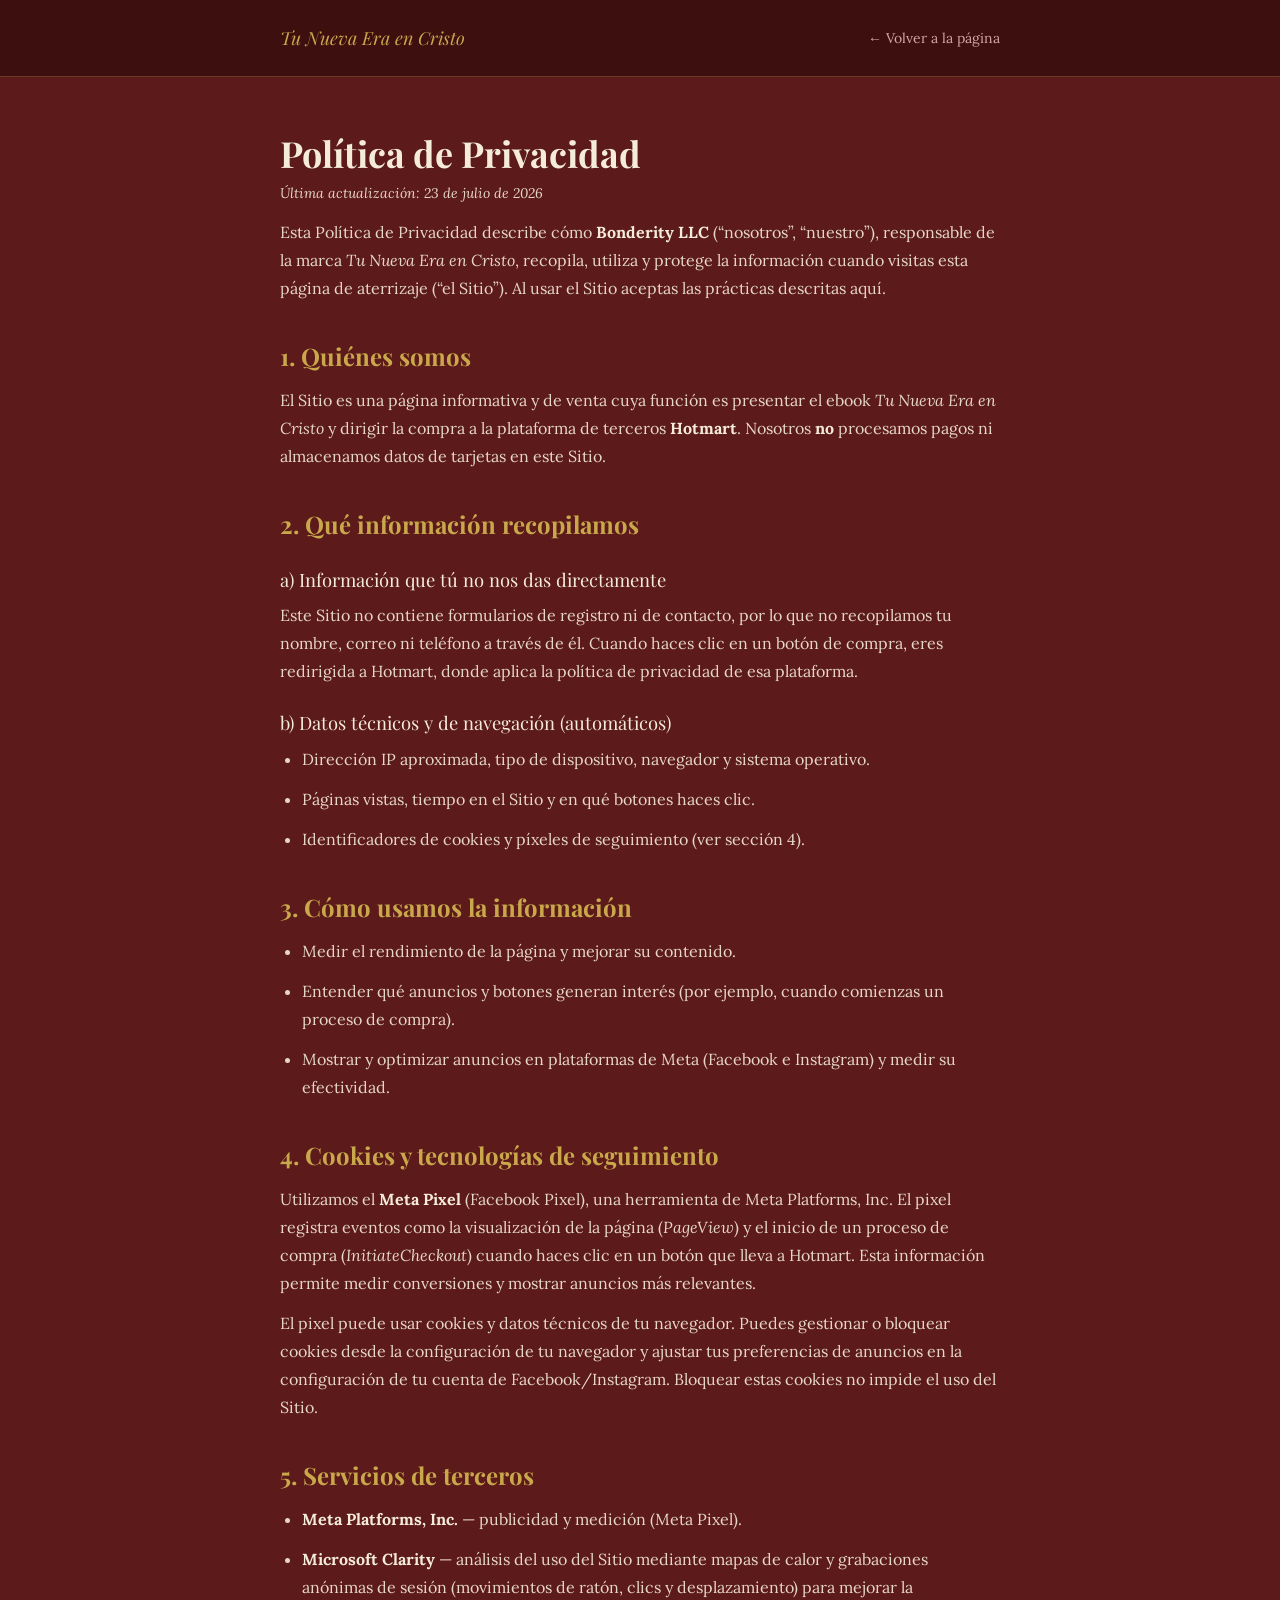
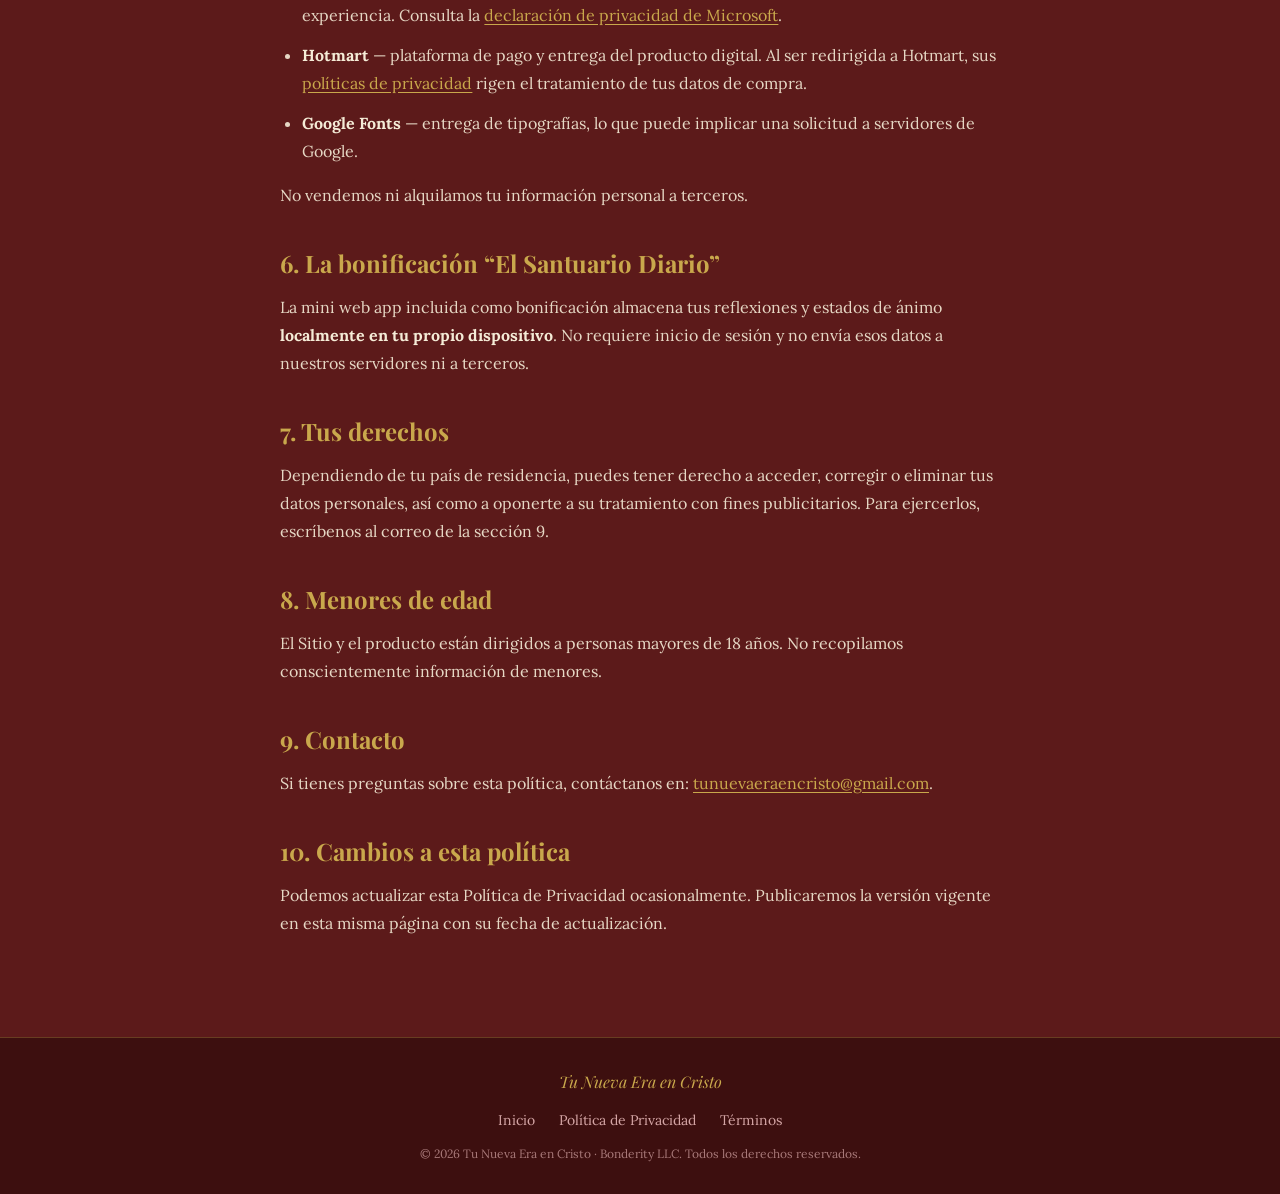
<file: politica-privacidad.html>
<!DOCTYPE html>
<html lang="es">
<head>
<meta charset="UTF-8">
<meta name="viewport" content="width=device-width, initial-scale=1.0">
<title>Política de Privacidad — Tu Nueva Era en Cristo</title>
<meta name="description" content="Política de privacidad de la página Tu Nueva Era en Cristo (Bonderity LLC): qué datos se recopilan, cómo se usan el pixel de Meta y los servicios de terceros, y tus derechos.">
<meta name="robots" content="noindex, follow">
<meta name="theme-color" content="#5C1A1A">
<link rel="preconnect" href="https://fonts.googleapis.com">
<link rel="preconnect" href="https://fonts.gstatic.com" crossorigin>
<link rel="stylesheet" href="https://fonts.googleapis.com/css2?family=Playfair+Display:ital,wght@0,400;0,700;1,400&family=Lora:ital,wght@0,400;0,700;1,400&display=swap">
<link rel="stylesheet" href="tailwind.min.css">
<style>
  html{scroll-behavior:smooth}
  body{background:#5C1A1A;color:#F5ECD7;font-family:Lora,Georgia,serif;-webkit-font-smoothing:antialiased}
  ::selection{background:#C9A84C;color:#3D0F0F}
  .prose h2{font-family:"Playfair Display",serif;font-weight:700;color:#C9A84C;font-size:1.5rem;margin:2.25rem 0 .75rem}
  .prose h3{font-family:"Playfair Display",serif;color:#F5ECD7;font-size:1.15rem;margin:1.5rem 0 .5rem}
  .prose p,.prose li{color:rgba(245,236,215,.9);line-height:1.75;margin-bottom:.75rem}
  .prose ul{list-style:disc;padding-left:1.4rem;margin-bottom:1rem}
  .prose a{color:#C9A84C;text-decoration:underline;text-underline-offset:3px}
  .prose strong{color:#F5ECD7}
</style>
</head>
<body>

<header class="bg-night border-b border-gold/30">
  <div class="max-w-3xl mx-auto px-6 py-6 flex items-center justify-between">
    <a href="index.html" class="font-display italic text-gold text-lg">Tu Nueva Era en Cristo</a>
    <a href="index.html" class="text-rose text-sm hover:text-gold transition">← Volver a la página</a>
  </div>
</header>

<main class="max-w-3xl mx-auto px-6 py-14 prose">
  <h1 class="font-display font-bold text-cream text-3xl md:text-4xl mb-2">Política de Privacidad</h1>
  <p class="text-rose italic text-sm mb-8">Última actualización: 23 de julio de 2026</p>

  <p>Esta Política de Privacidad describe cómo <strong>Bonderity LLC</strong> (“nosotros”, “nuestro”), responsable de la marca <em>Tu Nueva Era en Cristo</em>, recopila, utiliza y protege la información cuando visitas esta página de aterrizaje (“el Sitio”). Al usar el Sitio aceptas las prácticas descritas aquí.</p>

  <h2>1. Quiénes somos</h2>
  <p>El Sitio es una página informativa y de venta cuya función es presentar el ebook <em>Tu Nueva Era en Cristo</em> y dirigir la compra a la plataforma de terceros <strong>Hotmart</strong>. Nosotros <strong>no</strong> procesamos pagos ni almacenamos datos de tarjetas en este Sitio.</p>

  <h2>2. Qué información recopilamos</h2>
  <h3>a) Información que tú no nos das directamente</h3>
  <p>Este Sitio no contiene formularios de registro ni de contacto, por lo que no recopilamos tu nombre, correo ni teléfono a través de él. Cuando haces clic en un botón de compra, eres redirigida a Hotmart, donde aplica la política de privacidad de esa plataforma.</p>
  <h3>b) Datos técnicos y de navegación (automáticos)</h3>
  <ul>
    <li>Dirección IP aproximada, tipo de dispositivo, navegador y sistema operativo.</li>
    <li>Páginas vistas, tiempo en el Sitio y en qué botones haces clic.</li>
    <li>Identificadores de cookies y píxeles de seguimiento (ver sección 4).</li>
  </ul>

  <h2>3. Cómo usamos la información</h2>
  <ul>
    <li>Medir el rendimiento de la página y mejorar su contenido.</li>
    <li>Entender qué anuncios y botones generan interés (por ejemplo, cuando comienzas un proceso de compra).</li>
    <li>Mostrar y optimizar anuncios en plataformas de Meta (Facebook e Instagram) y medir su efectividad.</li>
  </ul>

  <h2>4. Cookies y tecnologías de seguimiento</h2>
  <p>Utilizamos el <strong>Meta Pixel</strong> (Facebook Pixel), una herramienta de Meta Platforms, Inc. El pixel registra eventos como la visualización de la página (<em>PageView</em>) y el inicio de un proceso de compra (<em>InitiateCheckout</em>) cuando haces clic en un botón que lleva a Hotmart. Esta información permite medir conversiones y mostrar anuncios más relevantes.</p>
  <p>El pixel puede usar cookies y datos técnicos de tu navegador. Puedes gestionar o bloquear cookies desde la configuración de tu navegador y ajustar tus preferencias de anuncios en la configuración de tu cuenta de Facebook/Instagram. Bloquear estas cookies no impide el uso del Sitio.</p>

  <h2>5. Servicios de terceros</h2>
  <ul>
    <li><strong>Meta Platforms, Inc.</strong> — publicidad y medición (Meta Pixel).</li>
    <li><strong>Microsoft Clarity</strong> — análisis del uso del Sitio mediante mapas de calor y grabaciones anónimas de sesión (movimientos de ratón, clics y desplazamiento) para mejorar la experiencia. Consulta la <a href="https://privacy.microsoft.com/es-es/privacystatement" target="_blank" rel="noopener noreferrer">declaración de privacidad de Microsoft</a>.</li>
    <li><strong>Hotmart</strong> — plataforma de pago y entrega del producto digital. Al ser redirigida a Hotmart, sus <a href="https://www.hotmart.com/es/legal/privacidad" target="_blank" rel="noopener noreferrer">políticas de privacidad</a> rigen el tratamiento de tus datos de compra.</li>
    <li><strong>Google Fonts</strong> — entrega de tipografías, lo que puede implicar una solicitud a servidores de Google.</li>
  </ul>
  <p>No vendemos ni alquilamos tu información personal a terceros.</p>

  <h2>6. La bonificación “El Santuario Diario”</h2>
  <p>La mini web app incluida como bonificación almacena tus reflexiones y estados de ánimo <strong>localmente en tu propio dispositivo</strong>. No requiere inicio de sesión y no envía esos datos a nuestros servidores ni a terceros.</p>

  <h2>7. Tus derechos</h2>
  <p>Dependiendo de tu país de residencia, puedes tener derecho a acceder, corregir o eliminar tus datos personales, así como a oponerte a su tratamiento con fines publicitarios. Para ejercerlos, escríbenos al correo de la sección 9.</p>

  <h2>8. Menores de edad</h2>
  <p>El Sitio y el producto están dirigidos a personas mayores de 18 años. No recopilamos conscientemente información de menores.</p>

  <h2>9. Contacto</h2>
  <p>Si tienes preguntas sobre esta política, contáctanos en: <a href="mailto:tunuevaeraencristo@gmail.com">tunuevaeraencristo@gmail.com</a>.</p>

  <h2>10. Cambios a esta política</h2>
  <p>Podemos actualizar esta Política de Privacidad ocasionalmente. Publicaremos la versión vigente en esta misma página con su fecha de actualización.</p>
</main>

<footer class="bg-night border-t border-gold/30 mt-8">
  <div class="max-w-3xl mx-auto px-6 py-8 text-center">
    <p class="font-display italic text-gold">Tu Nueva Era en Cristo</p>
    <nav class="flex flex-wrap justify-center gap-x-6 gap-y-2 text-rose text-sm my-4">
      <a href="index.html" class="hover:text-gold transition">Inicio</a>
      <a href="politica-privacidad.html" class="hover:text-gold transition">Política de Privacidad</a>
      <a href="terminos.html" class="hover:text-gold transition">Términos</a>
    </nav>
    <p class="text-rose/70 text-xs">© 2026 Tu Nueva Era en Cristo · Bonderity LLC. Todos los derechos reservados.</p>
  </div>
</footer>

</body>
</html>
</file>
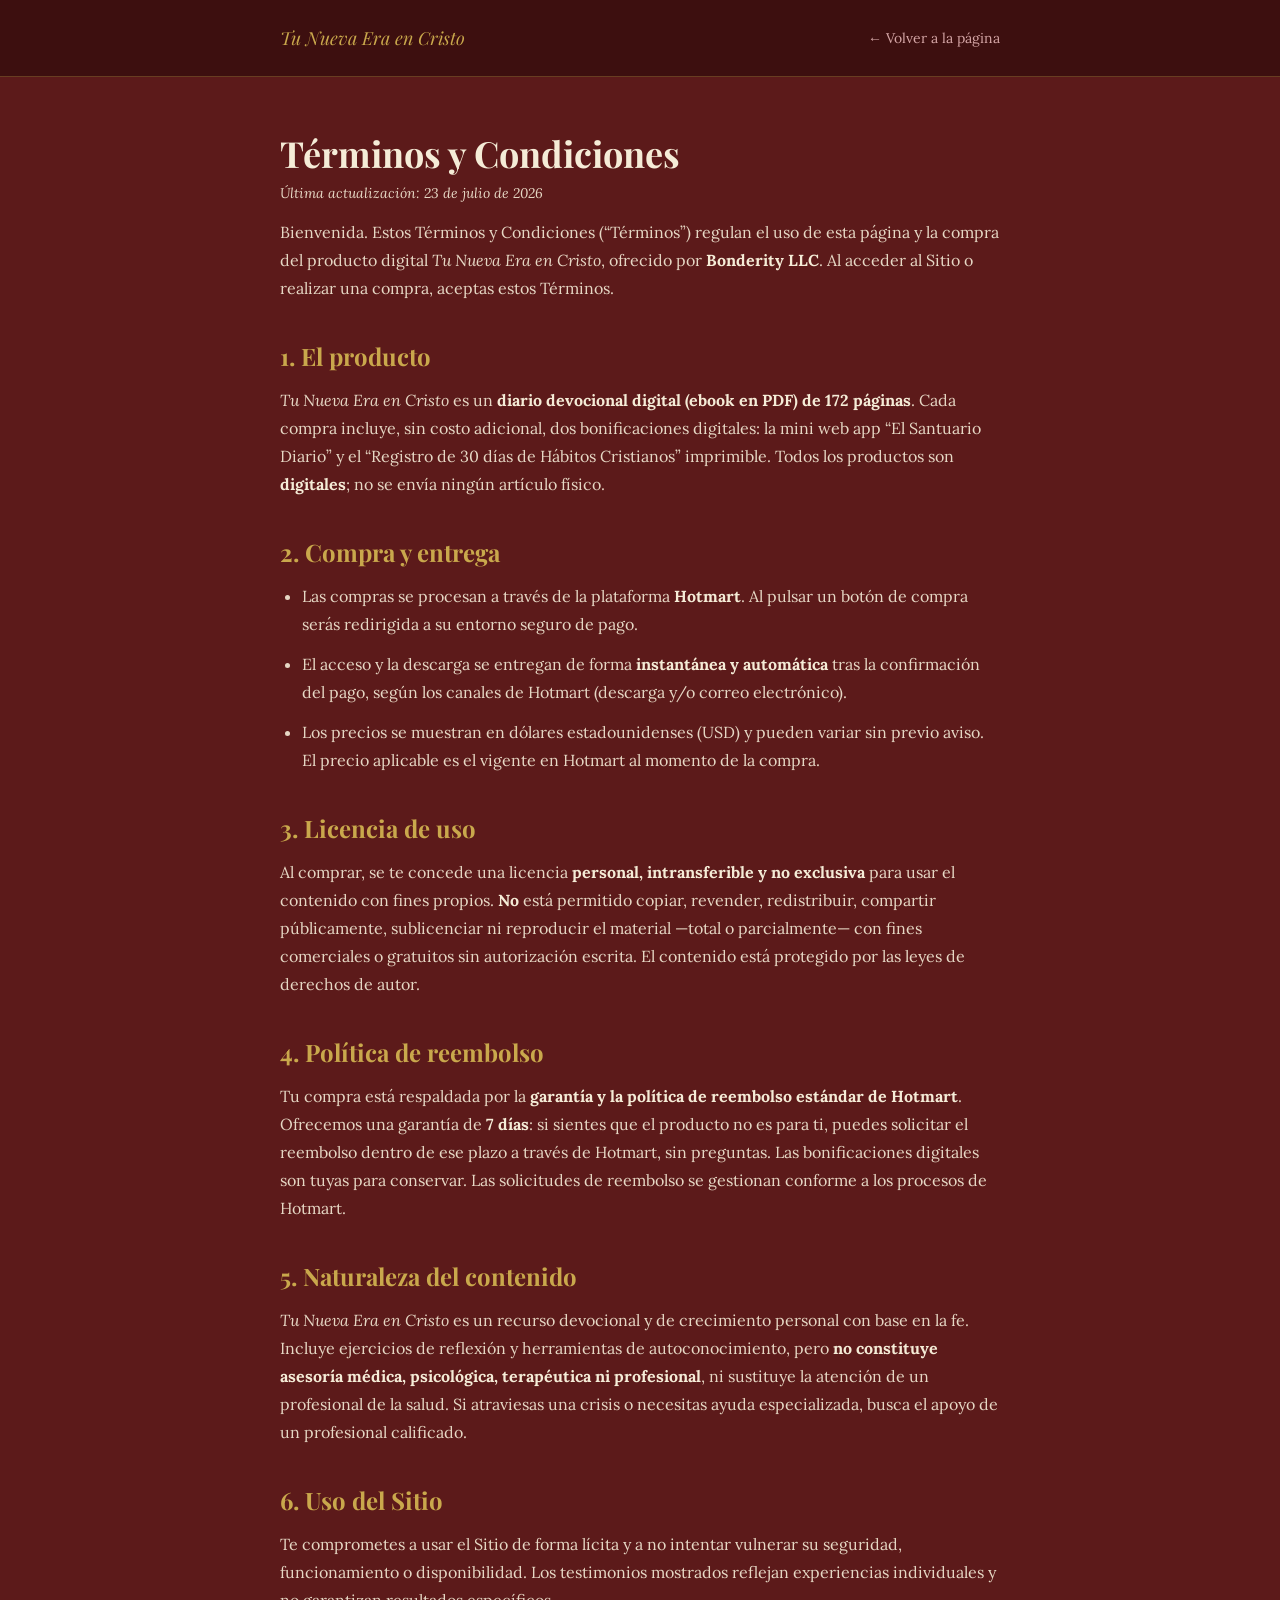
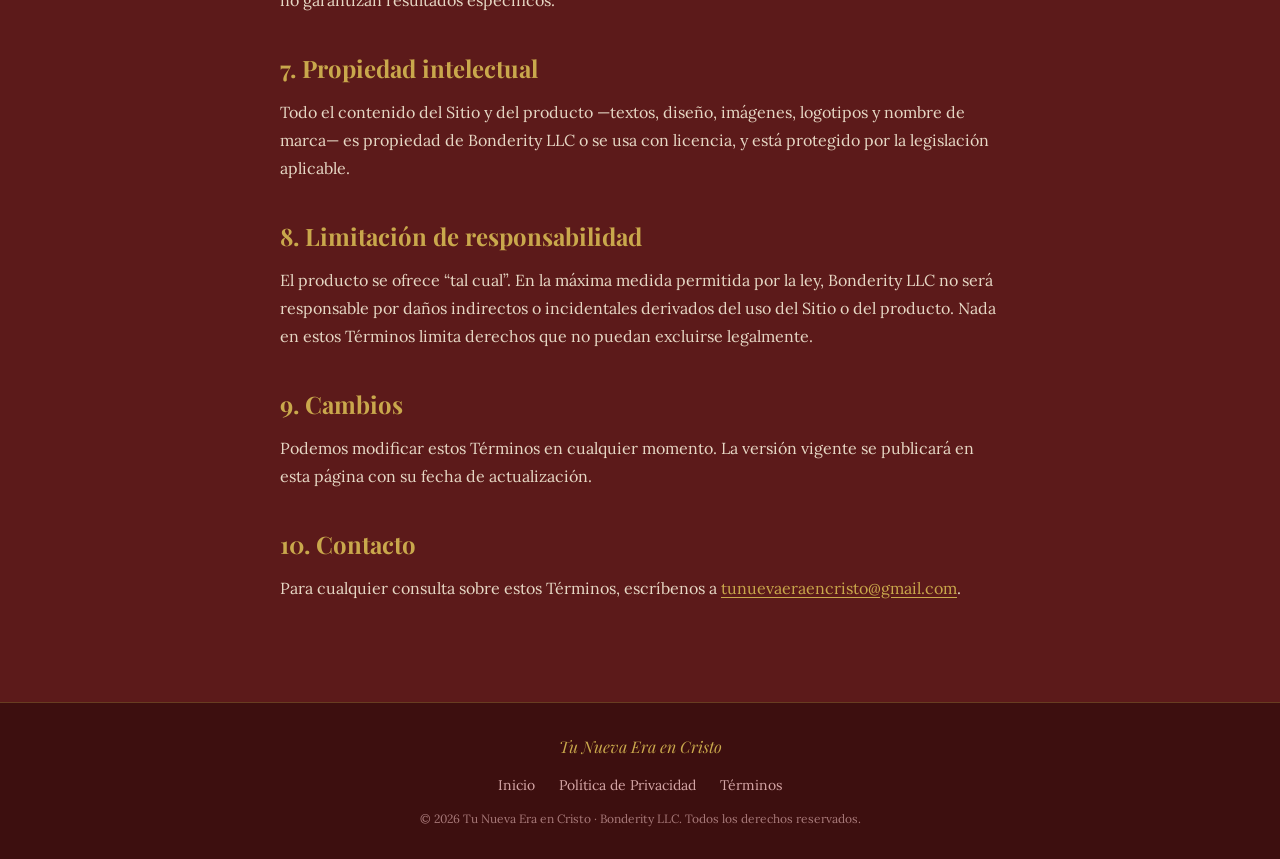
<file: terminos.html>
<!DOCTYPE html>
<html lang="es">
<head>
<meta charset="UTF-8">
<meta name="viewport" content="width=device-width, initial-scale=1.0">
<title>Términos y Condiciones — Tu Nueva Era en Cristo</title>
<meta name="description" content="Términos y condiciones de uso y compra del ebook Tu Nueva Era en Cristo (Bonderity LLC), incluyendo entrega digital, licencia de uso y política de reembolso vía Hotmart.">
<meta name="robots" content="noindex, follow">
<meta name="theme-color" content="#5C1A1A">
<link rel="preconnect" href="https://fonts.googleapis.com">
<link rel="preconnect" href="https://fonts.gstatic.com" crossorigin>
<link rel="stylesheet" href="https://fonts.googleapis.com/css2?family=Playfair+Display:ital,wght@0,400;0,700;1,400&family=Lora:ital,wght@0,400;0,700;1,400&display=swap">
<link rel="stylesheet" href="tailwind.min.css">
<style>
  html{scroll-behavior:smooth}
  body{background:#5C1A1A;color:#F5ECD7;font-family:Lora,Georgia,serif;-webkit-font-smoothing:antialiased}
  ::selection{background:#C9A84C;color:#3D0F0F}
  .prose h2{font-family:"Playfair Display",serif;font-weight:700;color:#C9A84C;font-size:1.5rem;margin:2.25rem 0 .75rem}
  .prose p,.prose li{color:rgba(245,236,215,.9);line-height:1.75;margin-bottom:.75rem}
  .prose ul{list-style:disc;padding-left:1.4rem;margin-bottom:1rem}
  .prose a{color:#C9A84C;text-decoration:underline;text-underline-offset:3px}
  .prose strong{color:#F5ECD7}
</style>
</head>
<body>

<header class="bg-night border-b border-gold/30">
  <div class="max-w-3xl mx-auto px-6 py-6 flex items-center justify-between">
    <a href="index.html" class="font-display italic text-gold text-lg">Tu Nueva Era en Cristo</a>
    <a href="index.html" class="text-rose text-sm hover:text-gold transition">← Volver a la página</a>
  </div>
</header>

<main class="max-w-3xl mx-auto px-6 py-14 prose">
  <h1 class="font-display font-bold text-cream text-3xl md:text-4xl mb-2">Términos y Condiciones</h1>
  <p class="text-rose italic text-sm mb-8">Última actualización: 23 de julio de 2026</p>

  <p>Bienvenida. Estos Términos y Condiciones (“Términos”) regulan el uso de esta página y la compra del producto digital <em>Tu Nueva Era en Cristo</em>, ofrecido por <strong>Bonderity LLC</strong>. Al acceder al Sitio o realizar una compra, aceptas estos Términos.</p>

  <h2>1. El producto</h2>
  <p><em>Tu Nueva Era en Cristo</em> es un <strong>diario devocional digital (ebook en PDF) de 172 páginas</strong>. Cada compra incluye, sin costo adicional, dos bonificaciones digitales: la mini web app “El Santuario Diario” y el “Registro de 30 días de Hábitos Cristianos” imprimible. Todos los productos son <strong>digitales</strong>; no se envía ningún artículo físico.</p>

  <h2>2. Compra y entrega</h2>
  <ul>
    <li>Las compras se procesan a través de la plataforma <strong>Hotmart</strong>. Al pulsar un botón de compra serás redirigida a su entorno seguro de pago.</li>
    <li>El acceso y la descarga se entregan de forma <strong>instantánea y automática</strong> tras la confirmación del pago, según los canales de Hotmart (descarga y/o correo electrónico).</li>
    <li>Los precios se muestran en dólares estadounidenses (USD) y pueden variar sin previo aviso. El precio aplicable es el vigente en Hotmart al momento de la compra.</li>
  </ul>

  <h2>3. Licencia de uso</h2>
  <p>Al comprar, se te concede una licencia <strong>personal, intransferible y no exclusiva</strong> para usar el contenido con fines propios. <strong>No</strong> está permitido copiar, revender, redistribuir, compartir públicamente, sublicenciar ni reproducir el material —total o parcialmente— con fines comerciales o gratuitos sin autorización escrita. El contenido está protegido por las leyes de derechos de autor.</p>

  <h2>4. Política de reembolso</h2>
  <p>Tu compra está respaldada por la <strong>garantía y la política de reembolso estándar de Hotmart</strong>. Ofrecemos una garantía de <strong>7 días</strong>: si sientes que el producto no es para ti, puedes solicitar el reembolso dentro de ese plazo a través de Hotmart, sin preguntas. Las bonificaciones digitales son tuyas para conservar. Las solicitudes de reembolso se gestionan conforme a los procesos de Hotmart.</p>

  <h2>5. Naturaleza del contenido</h2>
  <p><em>Tu Nueva Era en Cristo</em> es un recurso devocional y de crecimiento personal con base en la fe. Incluye ejercicios de reflexión y herramientas de autoconocimiento, pero <strong>no constituye asesoría médica, psicológica, terapéutica ni profesional</strong>, ni sustituye la atención de un profesional de la salud. Si atraviesas una crisis o necesitas ayuda especializada, busca el apoyo de un profesional calificado.</p>

  <h2>6. Uso del Sitio</h2>
  <p>Te comprometes a usar el Sitio de forma lícita y a no intentar vulnerar su seguridad, funcionamiento o disponibilidad. Los testimonios mostrados reflejan experiencias individuales y no garantizan resultados específicos.</p>

  <h2>7. Propiedad intelectual</h2>
  <p>Todo el contenido del Sitio y del producto —textos, diseño, imágenes, logotipos y nombre de marca— es propiedad de Bonderity LLC o se usa con licencia, y está protegido por la legislación aplicable.</p>

  <h2>8. Limitación de responsabilidad</h2>
  <p>El producto se ofrece “tal cual”. En la máxima medida permitida por la ley, Bonderity LLC no será responsable por daños indirectos o incidentales derivados del uso del Sitio o del producto. Nada en estos Términos limita derechos que no puedan excluirse legalmente.</p>

  <h2>9. Cambios</h2>
  <p>Podemos modificar estos Términos en cualquier momento. La versión vigente se publicará en esta página con su fecha de actualización.</p>

  <h2>10. Contacto</h2>
  <p>Para cualquier consulta sobre estos Términos, escríbenos a <a href="mailto:tunuevaeraencristo@gmail.com">tunuevaeraencristo@gmail.com</a>.</p>
</main>

<footer class="bg-night border-t border-gold/30 mt-8">
  <div class="max-w-3xl mx-auto px-6 py-8 text-center">
    <p class="font-display italic text-gold">Tu Nueva Era en Cristo</p>
    <nav class="flex flex-wrap justify-center gap-x-6 gap-y-2 text-rose text-sm my-4">
      <a href="index.html" class="hover:text-gold transition">Inicio</a>
      <a href="politica-privacidad.html" class="hover:text-gold transition">Política de Privacidad</a>
      <a href="terminos.html" class="hover:text-gold transition">Términos</a>
    </nav>
    <p class="text-rose/70 text-xs">© 2026 Tu Nueva Era en Cristo · Bonderity LLC. Todos los derechos reservados.</p>
  </div>
</footer>

</body>
</html>
</file>
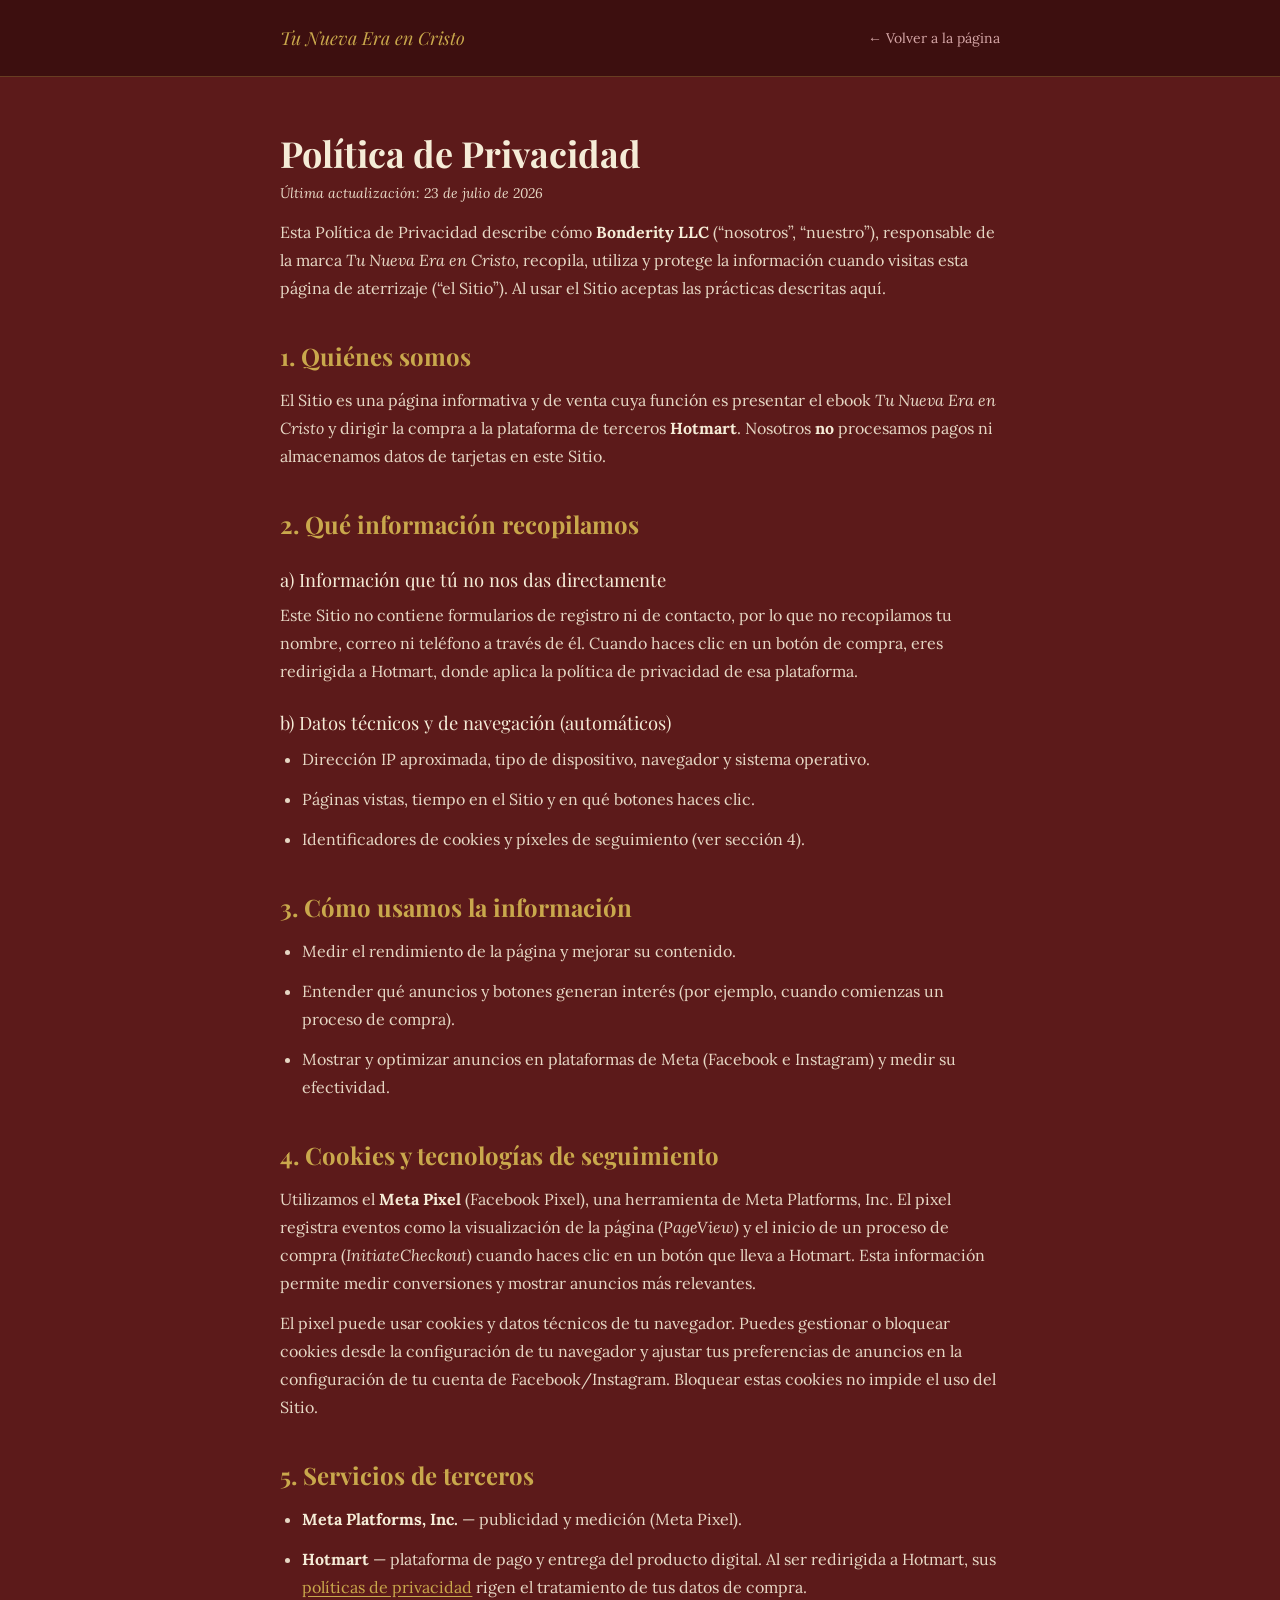
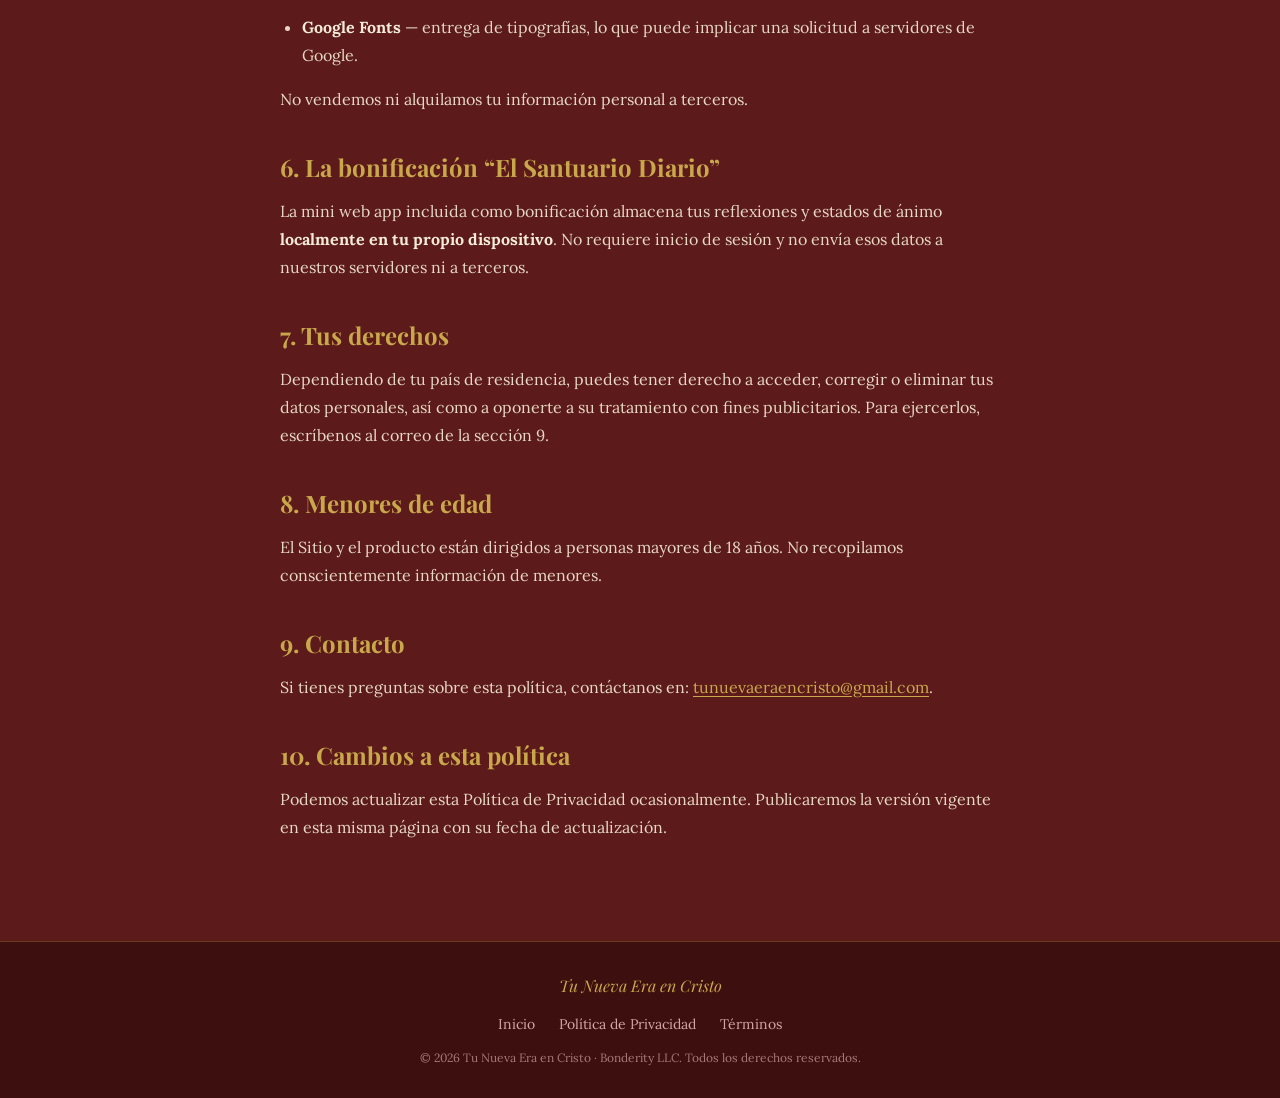
<file: 1-arrastra-esta-carpeta/ebook/politica-privacidad.html>
<!DOCTYPE html>
<html lang="es">
<head>
<meta charset="UTF-8">
<meta name="viewport" content="width=device-width, initial-scale=1.0">
<title>Política de Privacidad — Tu Nueva Era en Cristo</title>
<meta name="description" content="Política de privacidad de la página Tu Nueva Era en Cristo (Bonderity LLC): qué datos se recopilan, cómo se usan el pixel de Meta y los servicios de terceros, y tus derechos.">
<meta name="robots" content="noindex, follow">
<meta name="theme-color" content="#5C1A1A">
<link rel="preconnect" href="https://fonts.googleapis.com">
<link rel="preconnect" href="https://fonts.gstatic.com" crossorigin>
<link rel="stylesheet" href="https://fonts.googleapis.com/css2?family=Playfair+Display:ital,wght@0,400;0,700;1,400&family=Lora:ital,wght@0,400;0,700;1,400&display=swap">
<link rel="stylesheet" href="tailwind.min.css">
<style>
  html{scroll-behavior:smooth}
  body{background:#5C1A1A;color:#F5ECD7;font-family:Lora,Georgia,serif;-webkit-font-smoothing:antialiased}
  ::selection{background:#C9A84C;color:#3D0F0F}
  .prose h2{font-family:"Playfair Display",serif;font-weight:700;color:#C9A84C;font-size:1.5rem;margin:2.25rem 0 .75rem}
  .prose h3{font-family:"Playfair Display",serif;color:#F5ECD7;font-size:1.15rem;margin:1.5rem 0 .5rem}
  .prose p,.prose li{color:rgba(245,236,215,.9);line-height:1.75;margin-bottom:.75rem}
  .prose ul{list-style:disc;padding-left:1.4rem;margin-bottom:1rem}
  .prose a{color:#C9A84C;text-decoration:underline;text-underline-offset:3px}
  .prose strong{color:#F5ECD7}
</style>
</head>
<body>

<header class="bg-night border-b border-gold/30">
  <div class="max-w-3xl mx-auto px-6 py-6 flex items-center justify-between">
    <a href="index.html" class="font-display italic text-gold text-lg">Tu Nueva Era en Cristo</a>
    <a href="index.html" class="text-rose text-sm hover:text-gold transition">← Volver a la página</a>
  </div>
</header>

<main class="max-w-3xl mx-auto px-6 py-14 prose">
  <h1 class="font-display font-bold text-cream text-3xl md:text-4xl mb-2">Política de Privacidad</h1>
  <p class="text-rose italic text-sm mb-8">Última actualización: 23 de julio de 2026</p>

  <p>Esta Política de Privacidad describe cómo <strong>Bonderity LLC</strong> (“nosotros”, “nuestro”), responsable de la marca <em>Tu Nueva Era en Cristo</em>, recopila, utiliza y protege la información cuando visitas esta página de aterrizaje (“el Sitio”). Al usar el Sitio aceptas las prácticas descritas aquí.</p>

  <h2>1. Quiénes somos</h2>
  <p>El Sitio es una página informativa y de venta cuya función es presentar el ebook <em>Tu Nueva Era en Cristo</em> y dirigir la compra a la plataforma de terceros <strong>Hotmart</strong>. Nosotros <strong>no</strong> procesamos pagos ni almacenamos datos de tarjetas en este Sitio.</p>

  <h2>2. Qué información recopilamos</h2>
  <h3>a) Información que tú no nos das directamente</h3>
  <p>Este Sitio no contiene formularios de registro ni de contacto, por lo que no recopilamos tu nombre, correo ni teléfono a través de él. Cuando haces clic en un botón de compra, eres redirigida a Hotmart, donde aplica la política de privacidad de esa plataforma.</p>
  <h3>b) Datos técnicos y de navegación (automáticos)</h3>
  <ul>
    <li>Dirección IP aproximada, tipo de dispositivo, navegador y sistema operativo.</li>
    <li>Páginas vistas, tiempo en el Sitio y en qué botones haces clic.</li>
    <li>Identificadores de cookies y píxeles de seguimiento (ver sección 4).</li>
  </ul>

  <h2>3. Cómo usamos la información</h2>
  <ul>
    <li>Medir el rendimiento de la página y mejorar su contenido.</li>
    <li>Entender qué anuncios y botones generan interés (por ejemplo, cuando comienzas un proceso de compra).</li>
    <li>Mostrar y optimizar anuncios en plataformas de Meta (Facebook e Instagram) y medir su efectividad.</li>
  </ul>

  <h2>4. Cookies y tecnologías de seguimiento</h2>
  <p>Utilizamos el <strong>Meta Pixel</strong> (Facebook Pixel), una herramienta de Meta Platforms, Inc. El pixel registra eventos como la visualización de la página (<em>PageView</em>) y el inicio de un proceso de compra (<em>InitiateCheckout</em>) cuando haces clic en un botón que lleva a Hotmart. Esta información permite medir conversiones y mostrar anuncios más relevantes.</p>
  <p>El pixel puede usar cookies y datos técnicos de tu navegador. Puedes gestionar o bloquear cookies desde la configuración de tu navegador y ajustar tus preferencias de anuncios en la configuración de tu cuenta de Facebook/Instagram. Bloquear estas cookies no impide el uso del Sitio.</p>

  <h2>5. Servicios de terceros</h2>
  <ul>
    <li><strong>Meta Platforms, Inc.</strong> — publicidad y medición (Meta Pixel).</li>
    <li><strong>Hotmart</strong> — plataforma de pago y entrega del producto digital. Al ser redirigida a Hotmart, sus <a href="https://www.hotmart.com/es/legal/privacidad" target="_blank" rel="noopener noreferrer">políticas de privacidad</a> rigen el tratamiento de tus datos de compra.</li>
    <li><strong>Google Fonts</strong> — entrega de tipografías, lo que puede implicar una solicitud a servidores de Google.</li>
  </ul>
  <p>No vendemos ni alquilamos tu información personal a terceros.</p>

  <h2>6. La bonificación “El Santuario Diario”</h2>
  <p>La mini web app incluida como bonificación almacena tus reflexiones y estados de ánimo <strong>localmente en tu propio dispositivo</strong>. No requiere inicio de sesión y no envía esos datos a nuestros servidores ni a terceros.</p>

  <h2>7. Tus derechos</h2>
  <p>Dependiendo de tu país de residencia, puedes tener derecho a acceder, corregir o eliminar tus datos personales, así como a oponerte a su tratamiento con fines publicitarios. Para ejercerlos, escríbenos al correo de la sección 9.</p>

  <h2>8. Menores de edad</h2>
  <p>El Sitio y el producto están dirigidos a personas mayores de 18 años. No recopilamos conscientemente información de menores.</p>

  <h2>9. Contacto</h2>
  <p>Si tienes preguntas sobre esta política, contáctanos en: <a href="mailto:tunuevaeraencristo@gmail.com">tunuevaeraencristo@gmail.com</a>.</p>

  <h2>10. Cambios a esta política</h2>
  <p>Podemos actualizar esta Política de Privacidad ocasionalmente. Publicaremos la versión vigente en esta misma página con su fecha de actualización.</p>
</main>

<footer class="bg-night border-t border-gold/30 mt-8">
  <div class="max-w-3xl mx-auto px-6 py-8 text-center">
    <p class="font-display italic text-gold">Tu Nueva Era en Cristo</p>
    <nav class="flex flex-wrap justify-center gap-x-6 gap-y-2 text-rose text-sm my-4">
      <a href="index.html" class="hover:text-gold transition">Inicio</a>
      <a href="politica-privacidad.html" class="hover:text-gold transition">Política de Privacidad</a>
      <a href="terminos.html" class="hover:text-gold transition">Términos</a>
    </nav>
    <p class="text-rose/70 text-xs">© 2026 Tu Nueva Era en Cristo · Bonderity LLC. Todos los derechos reservados.</p>
  </div>
</footer>

</body>
</html>
</file>
